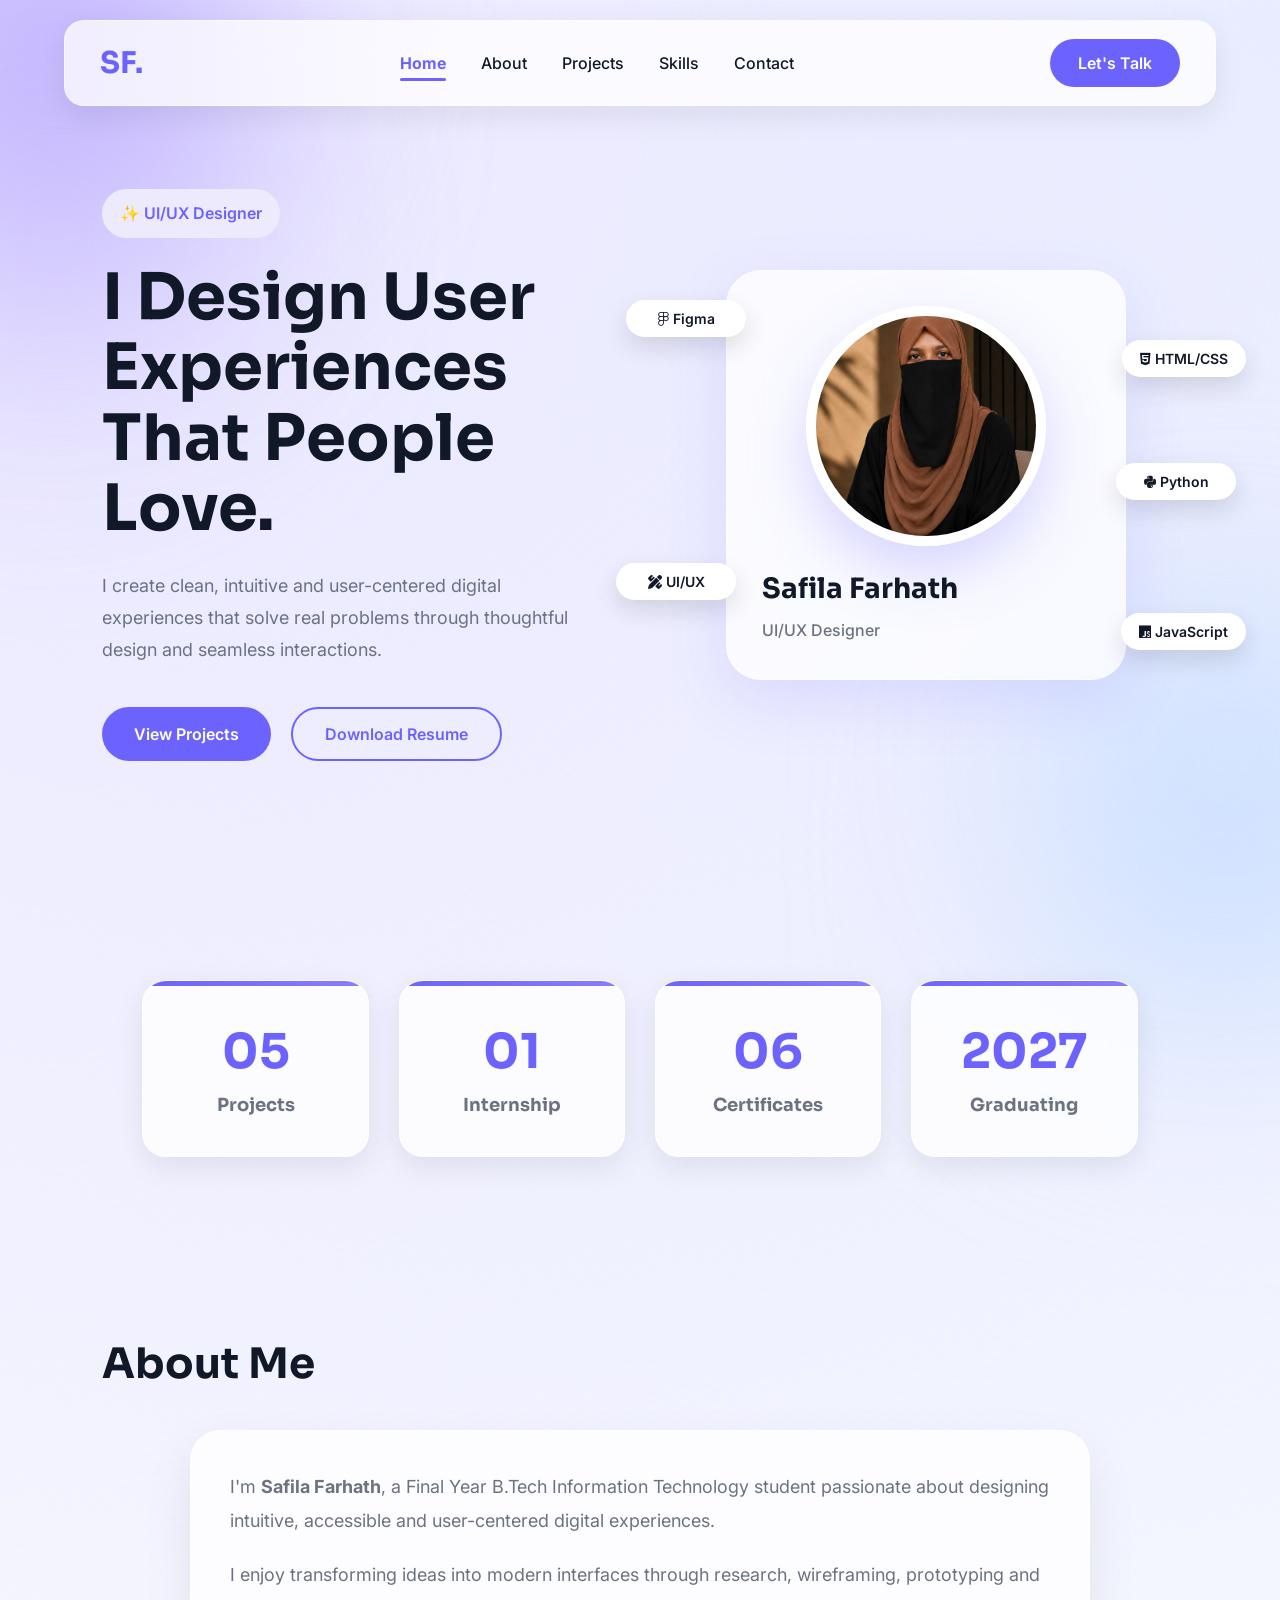
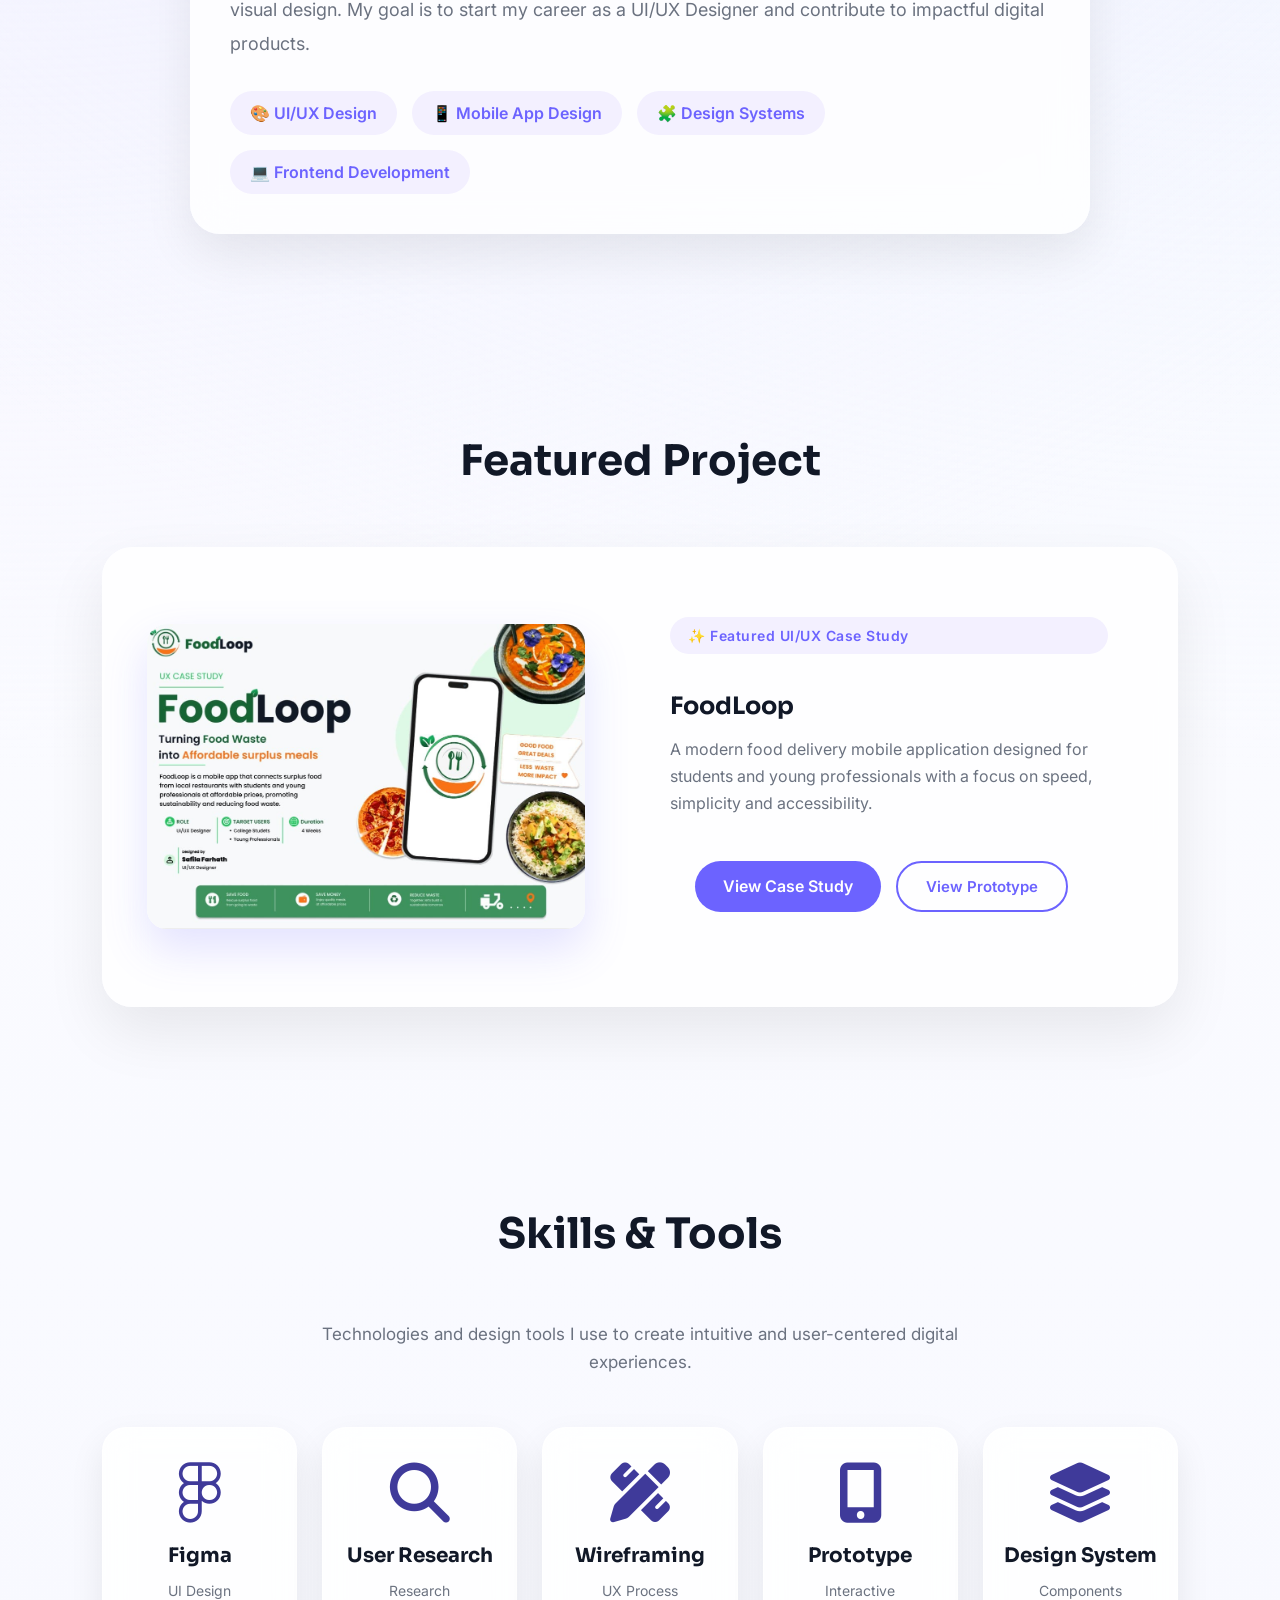
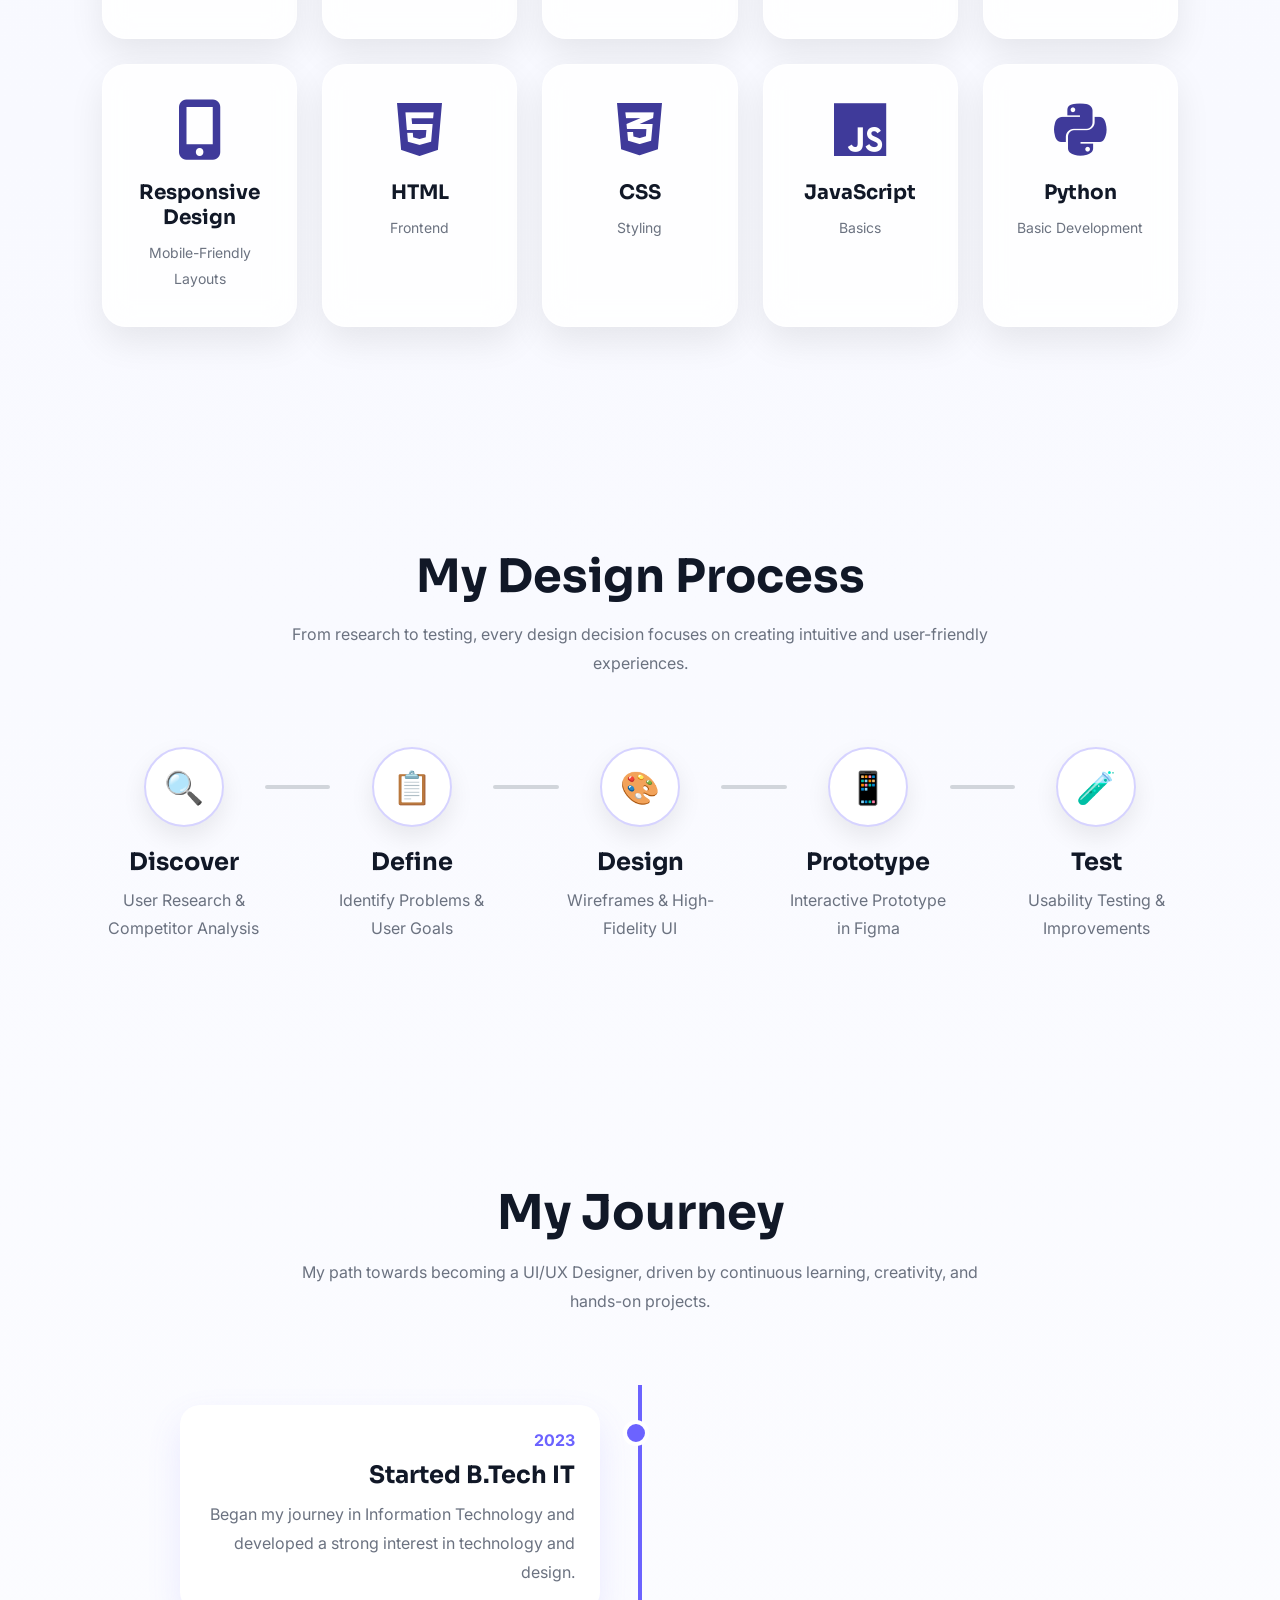
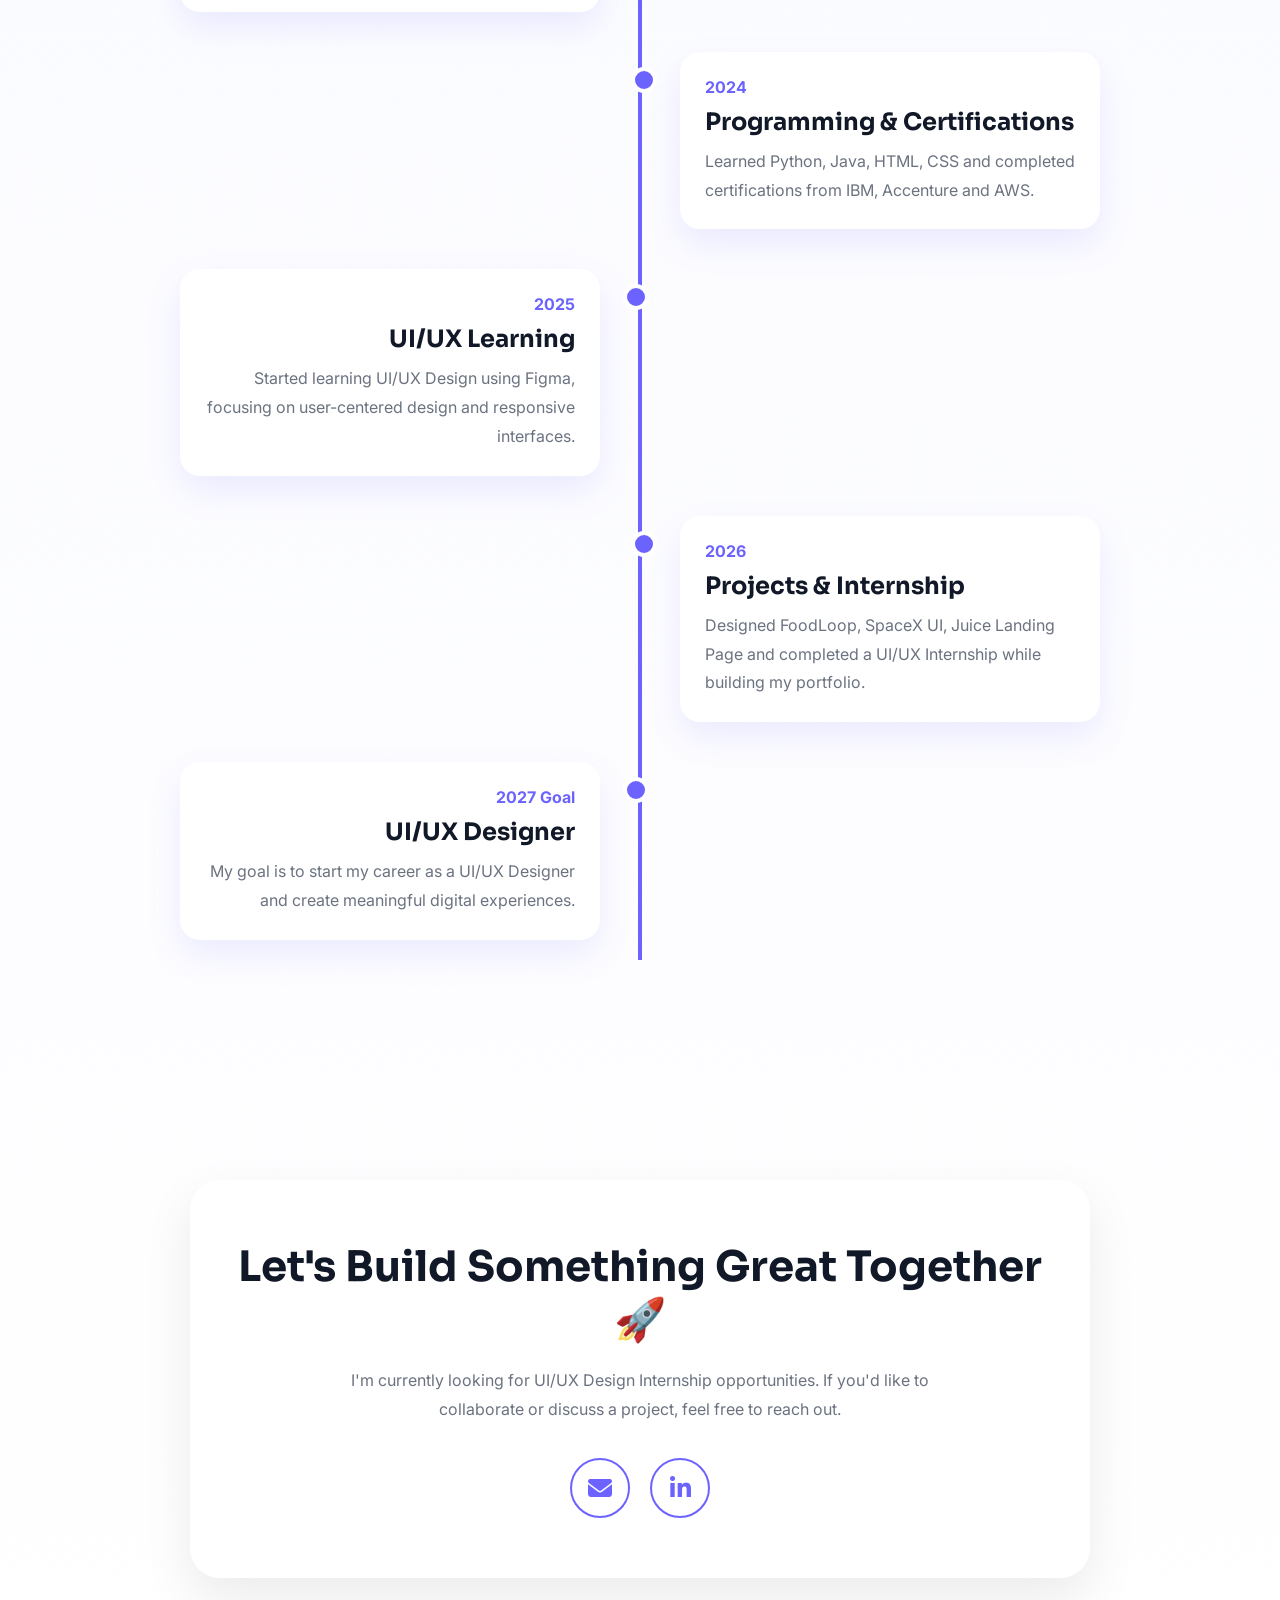
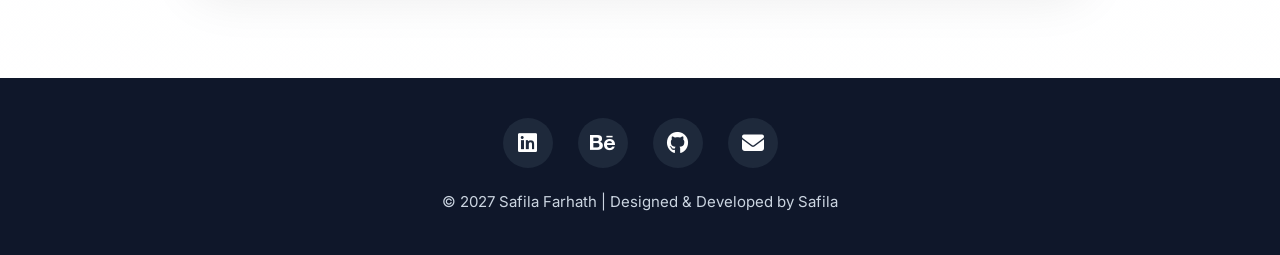
<file: index.html>
<!DOCTYPE html>
<html lang="en">

<head>

    <meta charset="UTF-8">
    <meta name="viewport" content="width=device-width, initial-scale=1.0">

    <title>Safila Farhath | UI/UX Designer</title>

    <!-- Google Fonts -->
    <link rel="preconnect" href="https://fonts.googleapis.com">
    <link rel="preconnect" href="https://fonts.gstatic.com" crossorigin>

    <link href="https://fonts.googleapis.com/css2?family=Inter:wght@300;400;500;600;700;800&family=Sora:wght@400;500;600;700&display=swap" rel="stylesheet">

    <!-- Font Awesome -->
    <link rel="stylesheet" href="https://cdnjs.cloudflare.com/ajax/libs/font-awesome/6.5.2/css/all.min.css">

    <!-- CSS -->
    <link rel="stylesheet" href="css/style.css">
    <link rel="stylesheet" href="css/responsive.css">
    <link rel="stylesheet" href="css/animations.css">

</head>

<body>

    <!-- ================= NAVBAR ================= -->

    <header class="navbar">

        <div class="logo">
            <a href="index.html">SF.</a>
        </div>

        <!-- Hamburger Menu -->
        <div class="menu-toggle" id="menu-toggle">
            <i class="fas fa-bars"></i>
        </div>

        <nav>
            <ul class="nav-links" id="nav-links">
                <li><a href="#home">Home</a></li>
                <li><a href="#about">About</a></li>
                <li><a href="projects.html">Projects</a></li>
                <li><a href="#skills">Skills</a></li>
                <li><a href="#contact">Contact</a></li>
            </ul>
        </nav>

        <a href="#contact" class="btn">Let's Talk</a>

    </header>



    <!-- ================= HERO ================= -->

    <section class="hero reveal" id="home">

        <div class="hero-left">

            <p class="tag">✨ UI/UX Designer</p>

            <h1>
                I Design
                <span class="gradient-text">User Experiences</span>
                That People Love.
            </h1>
            <p class="hero-text">

                I create clean, intuitive and user-centered digital 
                experiences that solve real problems through thoughtful 
                design and seamless interactions.

            </p>

            <div class="hero-buttons">

                <a href="#projects" class="primary-btn">
                    View Projects
                </a>

                <a href="assets/resume/Safila_Farhath_Resume.pdf"
                    class="secondary-btn"
                    download>

                    Download Resume

                </a>

            </div>

        </div>



        <div class="hero-right">
            <div class="profile-wrapper">

                <div class="badge badge1"><i class="fa-brands fa-figma"></i> Figma</div>

                <div class="badge badge2"><i class="fa-brands fa-html5"></i> HTML/CSS</div>

                <div class="badge badge3"><i class="fa-solid fa-pen-ruler"></i> UI/UX</div>
                 
                <div class="badge badge4"><i class="fab fa-python"></i> Python</div>

                <div class="badge badge5"><i class="fa-brands fa-js"></i> JavaScript</div>

                <div class="profile-card">

                    <img src="assets/images/profile.jpeg" alt="Profile">

                    <h3>Safila Farhath</h3>

                    <p>UI/UX Designer</p>

                </div>

             </div>

        </div>

    </section>



    <!-- ================= HIGHLIGHTS ================= -->

    <section class="stats reveal">

        <a href="projects.html" class="stat-card">
            <h2>05</h2>
            <h3>Projects</h3>
        </a>

        <a href="internship.html" class="stat-card">
            <h2>01</h2>
            <h3>Internship</h3>
        </a>

        <a href="certificates.html" class="stat-card">
            <h2>06</h2>
            <h3>Certificates</h3>
        </a>

        <a href="graduate.html"class="stat-card">
            <h2>2027</h2>
            <h3>Graduating</h3>
        </a>

    </section>

    <!-- ================= ABOUT ================= -->

   <section class="about reveal" id="about">
        <h2>About Me</h2>
        <div class="about-card">

            <div class="about-content">

                <p>
                    I'm <strong>Safila Farhath</strong>, a Final Year B.Tech Information Technology student passionate about designing intuitive, accessible and user-centered digital experiences.
                </p>

                <p>
                    I enjoy transforming ideas into modern interfaces through research, wireframing, prototyping and visual design. My goal is to start my career as a UI/UX Designer and contribute to impactful digital products.
                </p>

                <div class="about-tags">
                    <span>🎨 UI/UX Design</span>
                    <span>📱 Mobile App Design</span>
                    <span>🧩 Design Systems</span>
                    <span>💻 Frontend Development</span>
                </div>

            </div>

        </div>

    </section>


<!-- ================= PROJECT ================= -->

<section class="projects reveal" id="projects">

    <h2>Featured Project</h2>

    <div class="project-card">

        <div class="project-image">
            <img src="assets/images/foodloop-cover.jpeg" alt="FoodLoop">
        </div>

        <div class="project-content">

            <span>✨ Featured UI/UX Case Study</span>

            <h3>FoodLoop</h3>

            <p>
                A modern food delivery mobile application designed for
                students and young professionals with a focus on speed,
                simplicity and accessibility.
            </p>

            <div class="project-links">

                <a href="case-study.html" class="project-btn">
                    View Case Study
                </a>

                <a href="https://bit.ly/4fdP0KZ"
                target="_blank"
                class="secondary-btn">
                    View Prototype
                </a>

            </div>

         </div>

    </div>

</section>
    <!-- ================= SKILLS ================= -->

    <section class="skills reveal" id="skills">

        <h2>Skills & Tools</h2>

        <p class="skills-subtitle">
            Technologies and design tools I use to create intuitive and user-centered digital experiences.
        </p>
        <div class="skills-grid">

            <div class="skill-card">
                <i class="fa-brands fa-figma"></i>
                <h3>Figma</h3>
                <p>UI Design</p>
            </div>

            <div class="skill-card">
                <i class="fa-solid fa-magnifying-glass"></i>
                <h3>User Research</h3>
                <p>Research</p>
            </div>

            <div class="skill-card">
                <i class="fa-solid fa-pen-ruler"></i>
                <h3>Wireframing</h3>
                <p>UX Process</p>
            </div>

            <div class="skill-card">
                <i class="fa-solid fa-mobile-screen-button"></i>
                <h3>Prototype</h3>
                <p>Interactive</p>
            </div>

            <div class="skill-card">
                <i class="fa-solid fa-layer-group"></i>
                <h3>Design System</h3>
                <p>Components</p>
            </div>

            <div class="skill-card">
                <i class="fas fa-mobile-screen-button"></i>
                <h3>Responsive Design</h3>
                <p>Mobile-Friendly Layouts</p>
            </div>

            <div class="skill-card">
                <i class="fa-brands fa-html5"></i>
                <h3>HTML</h3>
                <p>Frontend</p>
            </div>

            <div class="skill-card">
                <i class="fa-brands fa-css3-alt"></i>
                <h3>CSS</h3>
                <p>Styling</p>
            </div>

            <div class="skill-card">
                <i class="fa-brands fa-js"></i>
                <h3>JavaScript</h3>
                <p>Basics</p>
            </div>

            <div class="skill-card">
                <i class="fab fa-python"></i>
                <h3>Python</h3>
                <p>Basic Development</p>
            </div>

        </div>

    </section>

    <!-- ================= DESIGN PROCESS ================= -->

<section class="design-process">

    <h2>My Design Process</h2>

    <p class="process-subtitle">
        From research to testing, every design decision focuses on creating intuitive and user-friendly experiences.
    </p>

    <div class="timeline">

        <div class="timeline-item">
            <div class="circle">🔍</div>
            <h3>Discover</h3>
            <p>User Research & Competitor Analysis</p>
        </div>

        <div class="line"></div>

        <div class="timeline-item">
            <div class="circle">📋</div>
            <h3>Define</h3>
            <p>Identify Problems & User Goals</p>
        </div>

        <div class="line"></div>

        <div class="timeline-item">
            <div class="circle">🎨</div>
            <h3>Design</h3>
            <p>Wireframes & High-Fidelity UI</p>
        </div>

        <div class="line"></div>

        <div class="timeline-item">
            <div class="circle">📱</div>
            <h3>Prototype</h3>
            <p>Interactive Prototype in Figma</p>
        </div>

        <div class="line"></div>

        <div class="timeline-item">
            <div class="circle">🧪</div>
            <h3>Test</h3>
            <p>Usability Testing & Improvements</p>
        </div>

    </div>

</section>
     
   
    <!-- ================= MY JOURNEY ================= -->

<section class="journey">

    <h2>My Journey</h2>

    <p class="journey-subtitle">
        My path towards becoming a UI/UX Designer, driven by continuous learning, creativity, and hands-on projects.
    </p>

    <div class="journey-timeline">

        <div class="journey-item left">
            <div class="journey-content">
                <span>2023</span>
                <h3>Started B.Tech IT</h3>
                <p>Began my journey in Information Technology and developed a strong interest in technology and design.</p>
            </div>
        </div>

        <div class="journey-item right">
            <div class="journey-content">
                <span>2024</span>
                <h3>Programming & Certifications</h3>
                <p>Learned Python, Java, HTML, CSS and completed certifications from IBM, Accenture and AWS.</p>
            </div>
        </div>

        <div class="journey-item left">
            <div class="journey-content">
                <span>2025</span>
                <h3>UI/UX Learning</h3>
                <p>Started learning UI/UX Design using Figma, focusing on user-centered design and responsive interfaces.</p>
            </div>
        </div>

        <div class="journey-item right">
            <div class="journey-content">
                <span>2026</span>
                <h3>Projects & Internship</h3>
                <p>Designed FoodLoop, SpaceX UI, Juice Landing Page and completed a UI/UX Internship while building my portfolio.</p>
            </div>
        </div>

        <div class="journey-item left">
            <div class="journey-content">
                <span>2027 Goal</span>
                <h3>UI/UX Designer</h3>
                <p>My goal is to start my career as a UI/UX Designer and create meaningful digital experiences.</p>
            </div>
        </div>

    </div>

</section>
    <!-- ================= CONTACT ================= -->

    <section class="contact reveal" id="contact">

        <div class="contact-card">

            <h2>Let's Build Something Great Together 🚀</h2>

            <p>
                I'm currently looking for UI/UX Design Internship opportunities.
                If you'd like to collaborate or discuss a project, feel free to reach out.
            </p>

            <div class="contact-buttons">

                <a href="https://mail.google.com/mail/?view=cm&fs=1&to=safilafarhath@gmail.com"
                target="_blank"
                class="contact-icon">
                    <i class="fas fa-envelope"></i>
                </a>

                <a href="https://www.linkedin.com/in/safilafarhath"
                target="_blank"
                class="contact-icon">
                    <i class="fab fa-linkedin-in"></i>
                </a>

            </div>

        </div>

    </section>

    <button id="topBtn" title="Go to top">
        <i class="fas fa-arrow-up"></i>
    </button>


    <!-- ================= FOOTER ================= -->

    <footer>

        <div class="social-links">

            <a href="https://www.linkedin.com/in/safilafarhath" target="_blank" aria-label="LinkedIn">
                <i class="fab fa-linkedin"></i>
            </a>

            <a href="https://www.behance.net/safilafarhath" target="_blank" aria-label="Behance">
                <i class="fab fa-behance"></i>
            </a>

            <a href="https://github.com/Safilafarhath" target="_blank" aria-label="GitHub">
                <i class="fab fa-github"></i>
            </a>

            <a href="https://mail.google.com/mail/?view=cm&fs=1&to=safilafarhath@gmail.com"
               target="_blank"target="_blank" aria-label="Email">
               <i class="fas fa-envelope"></i>
            </a>

        </div>

        <p>© 2027 Safila Farhath | Designed & Developed by Safila</p>

    </footer>



    <!-- JS -->

    <script src="js/script.js"></script>

</body>

</html>
</file>
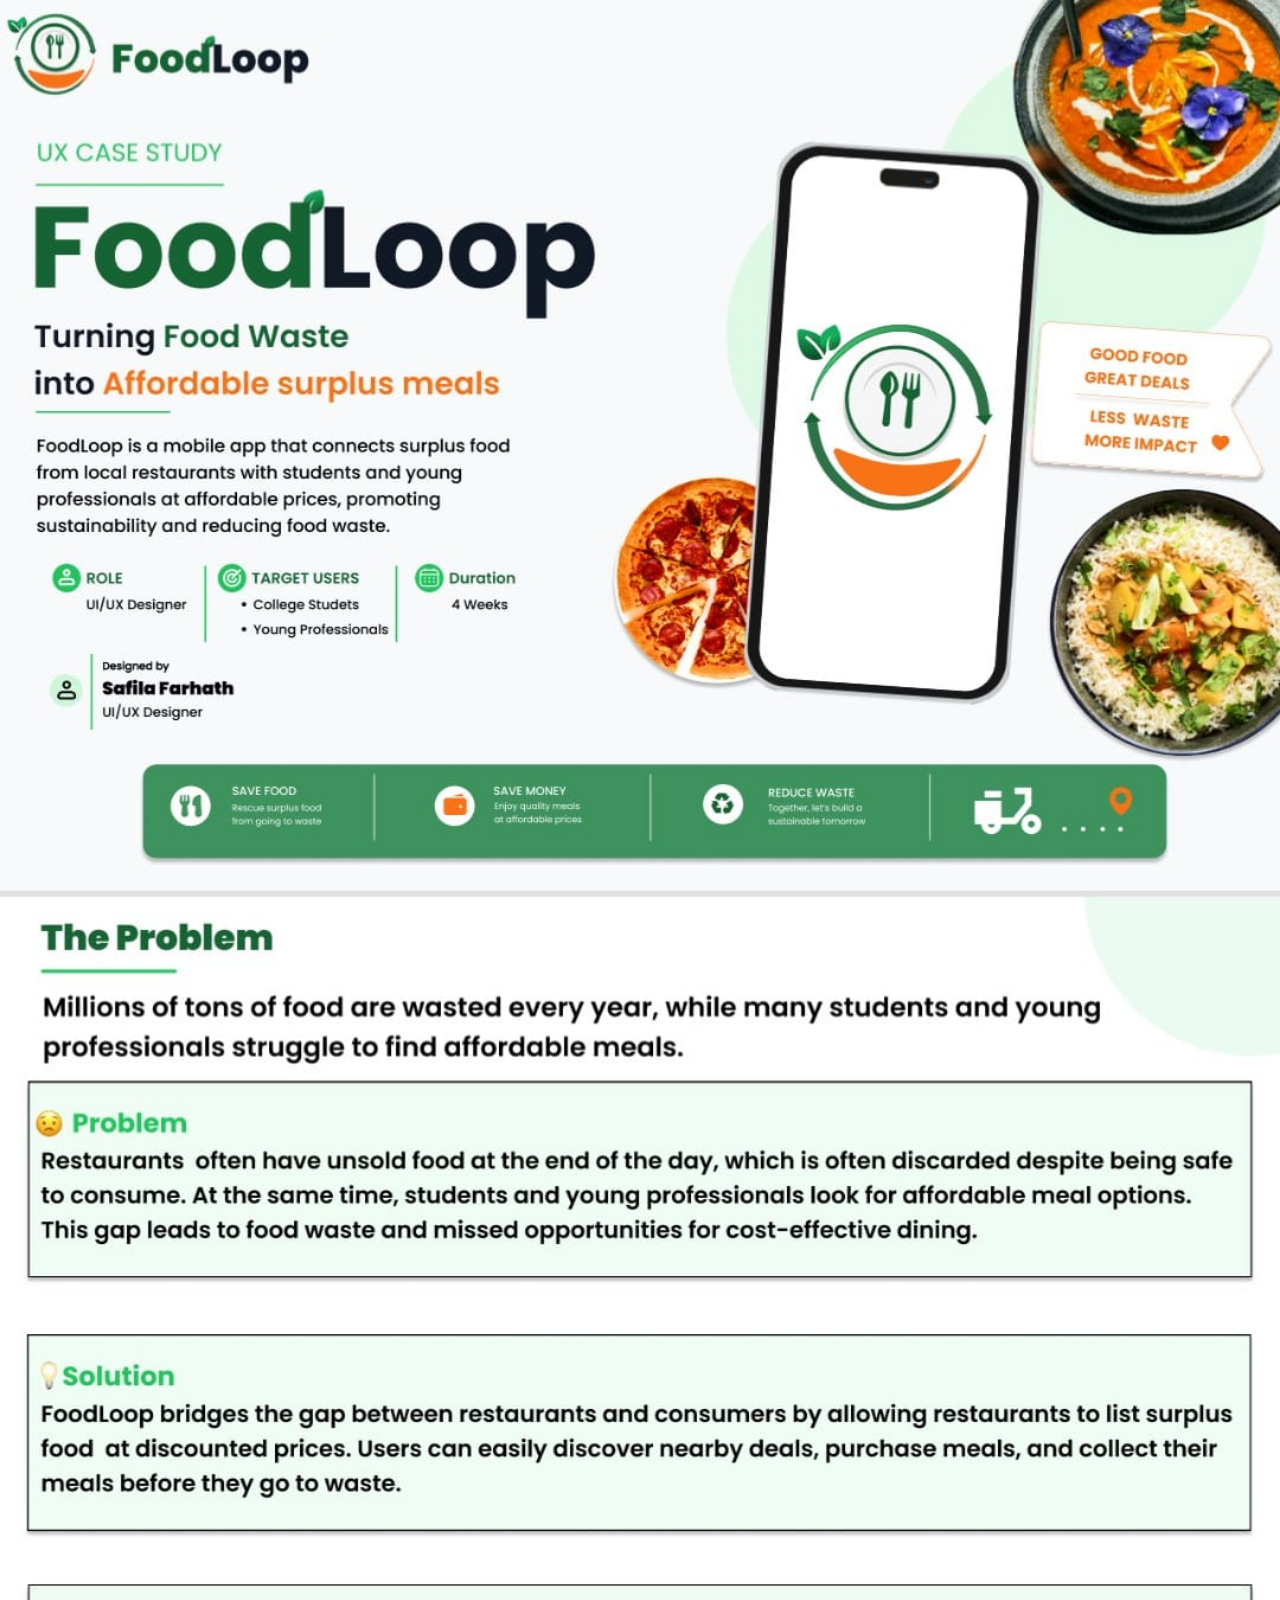
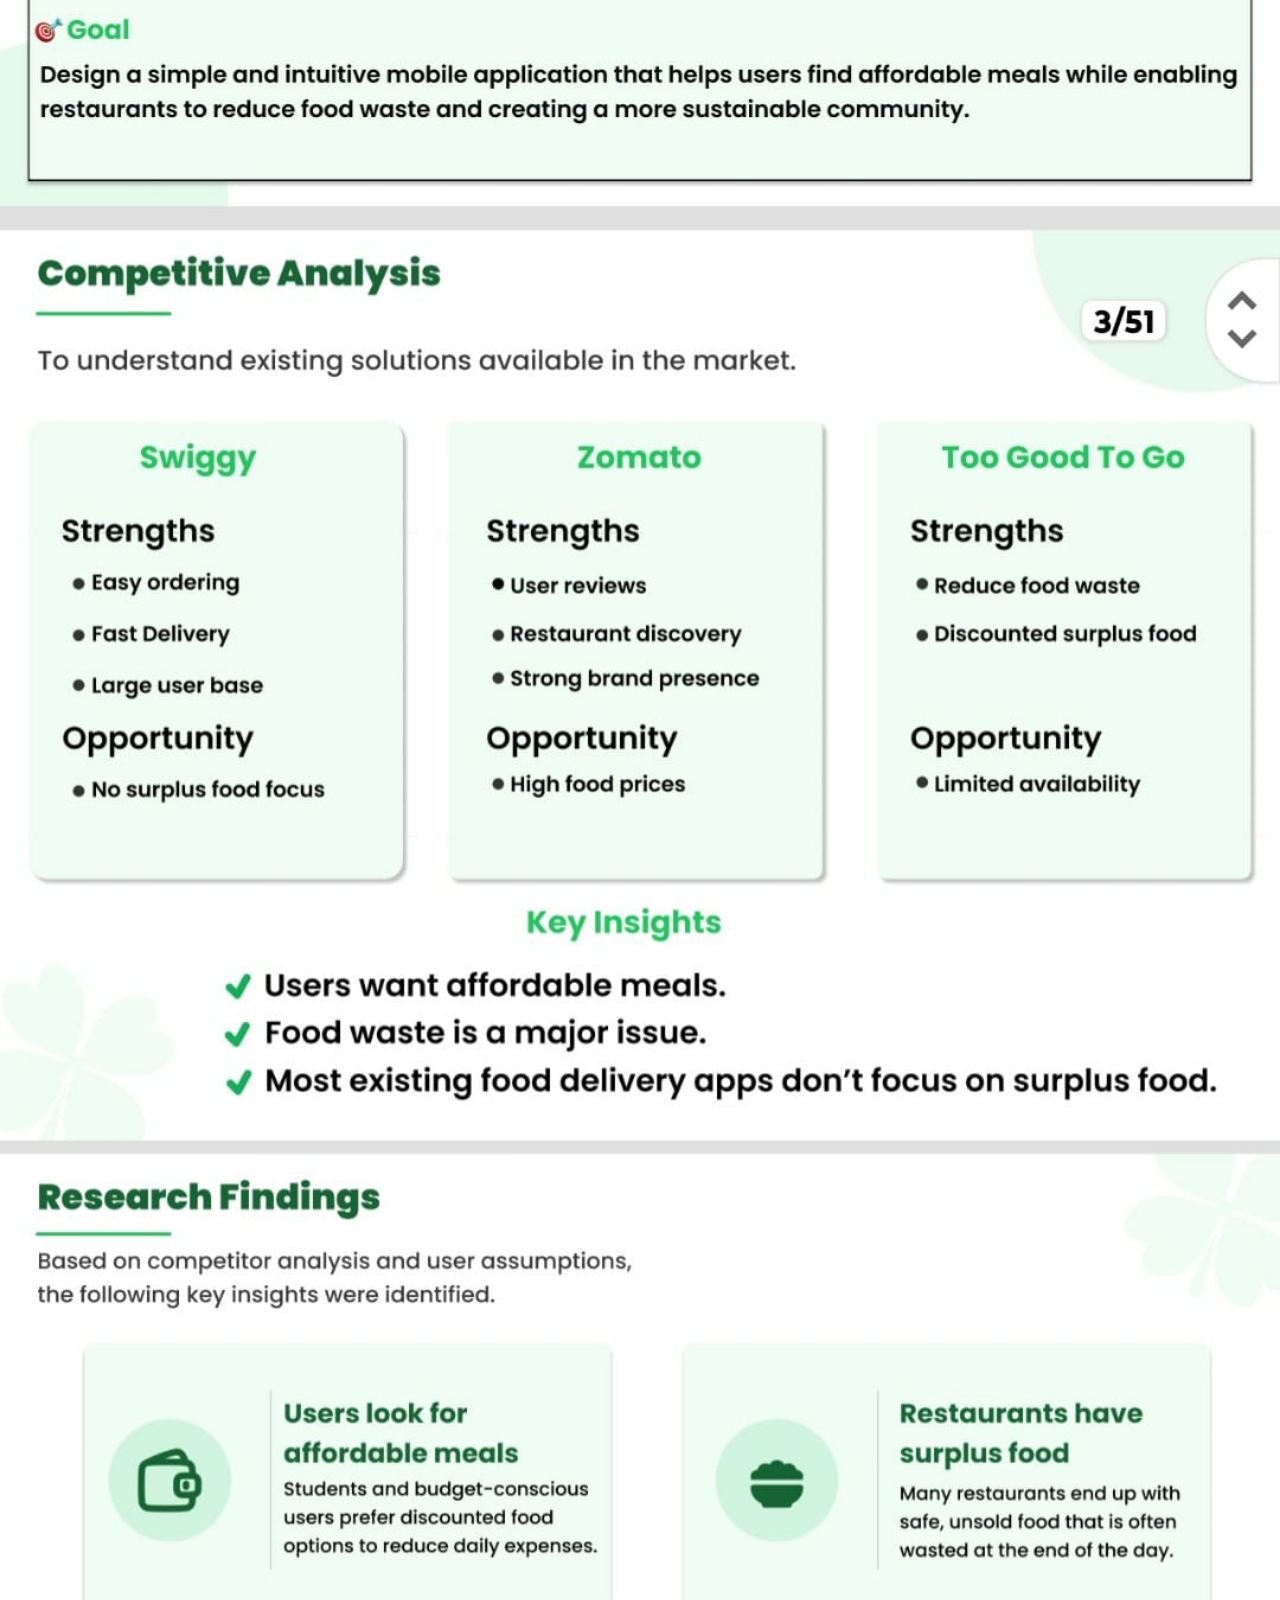
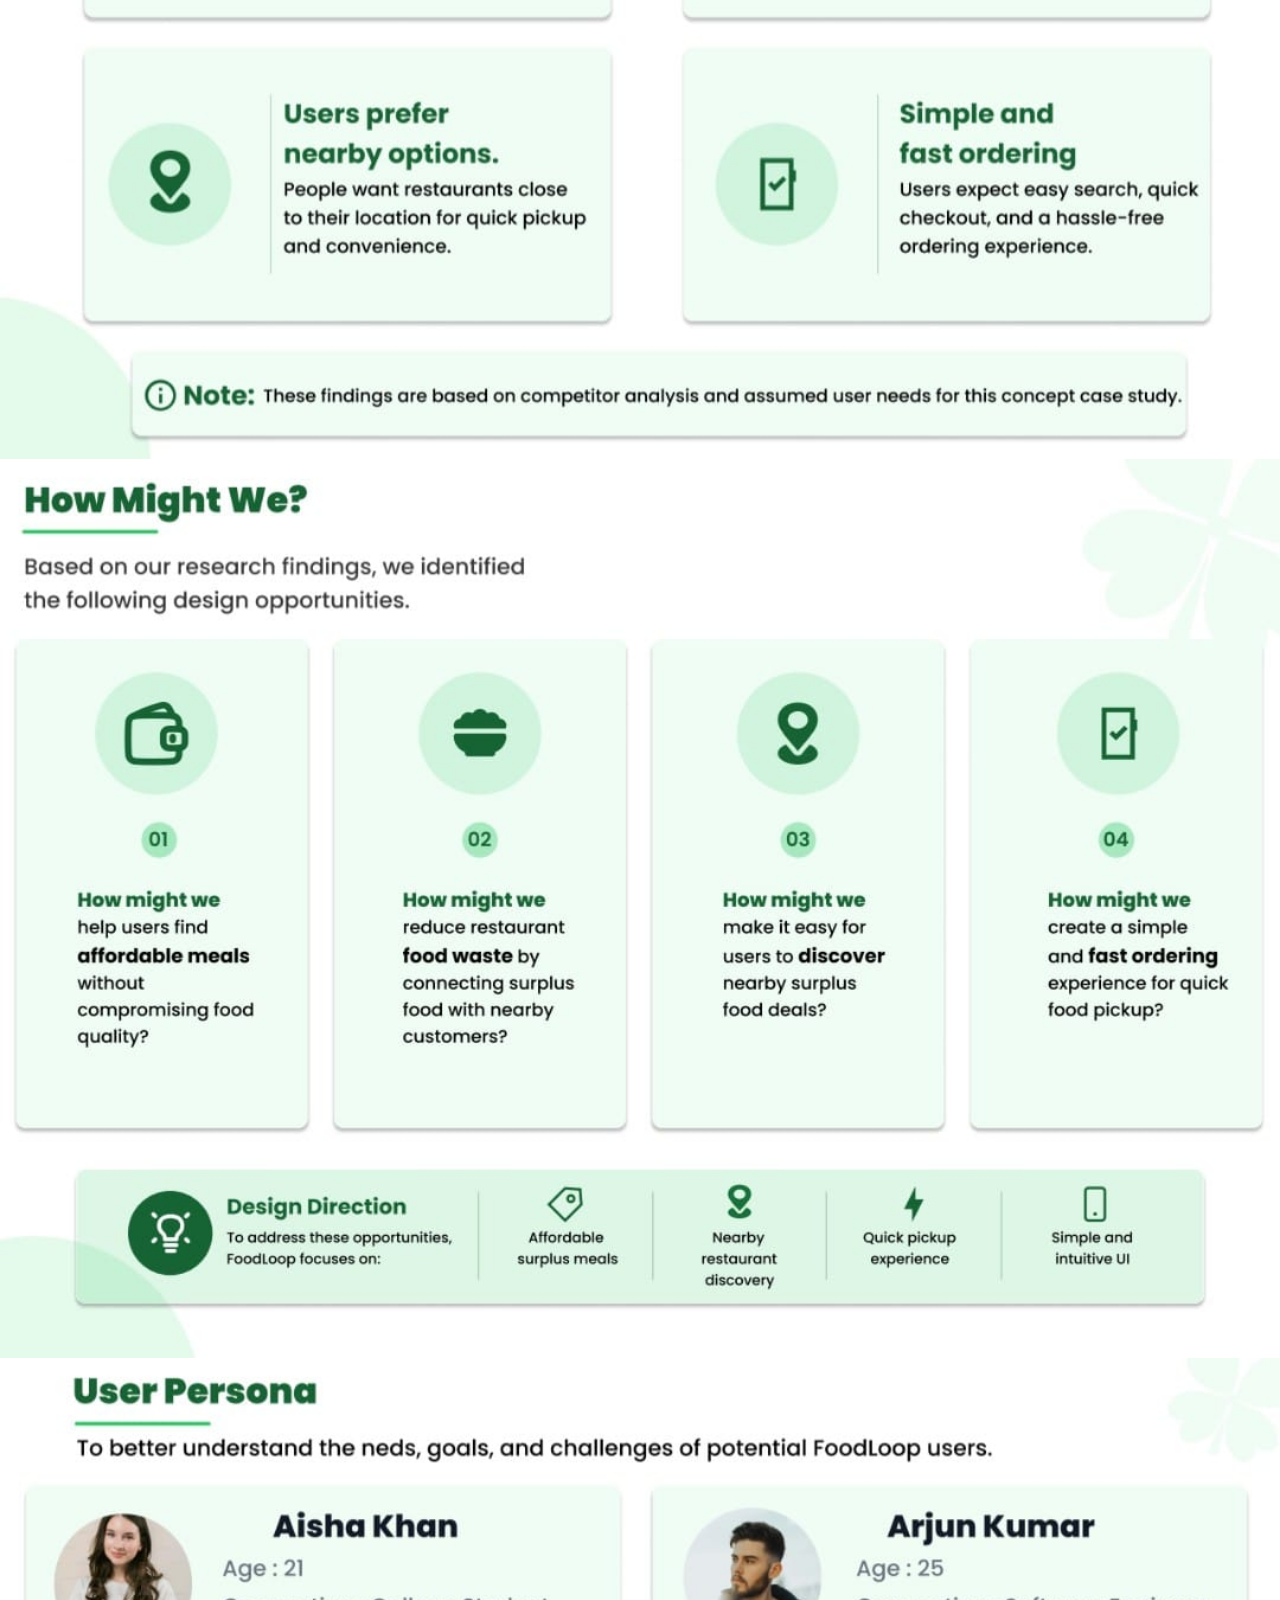
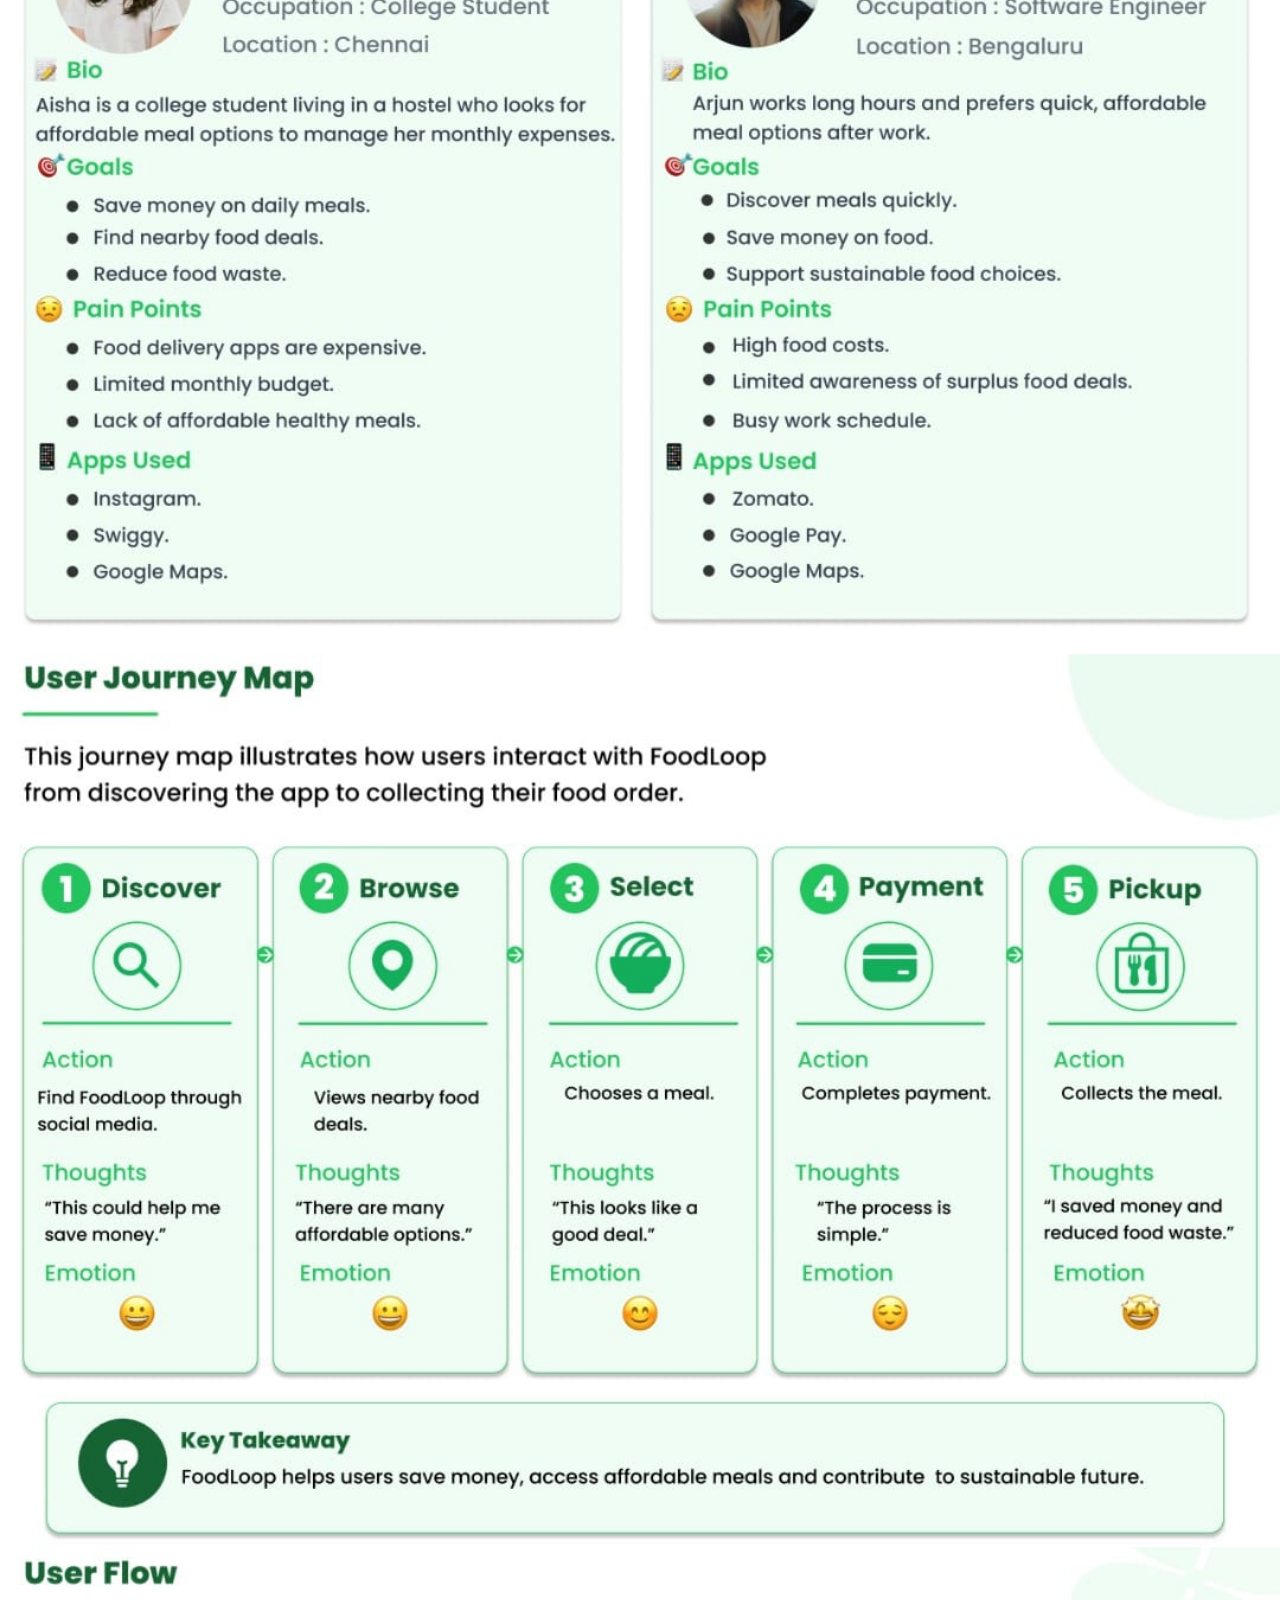
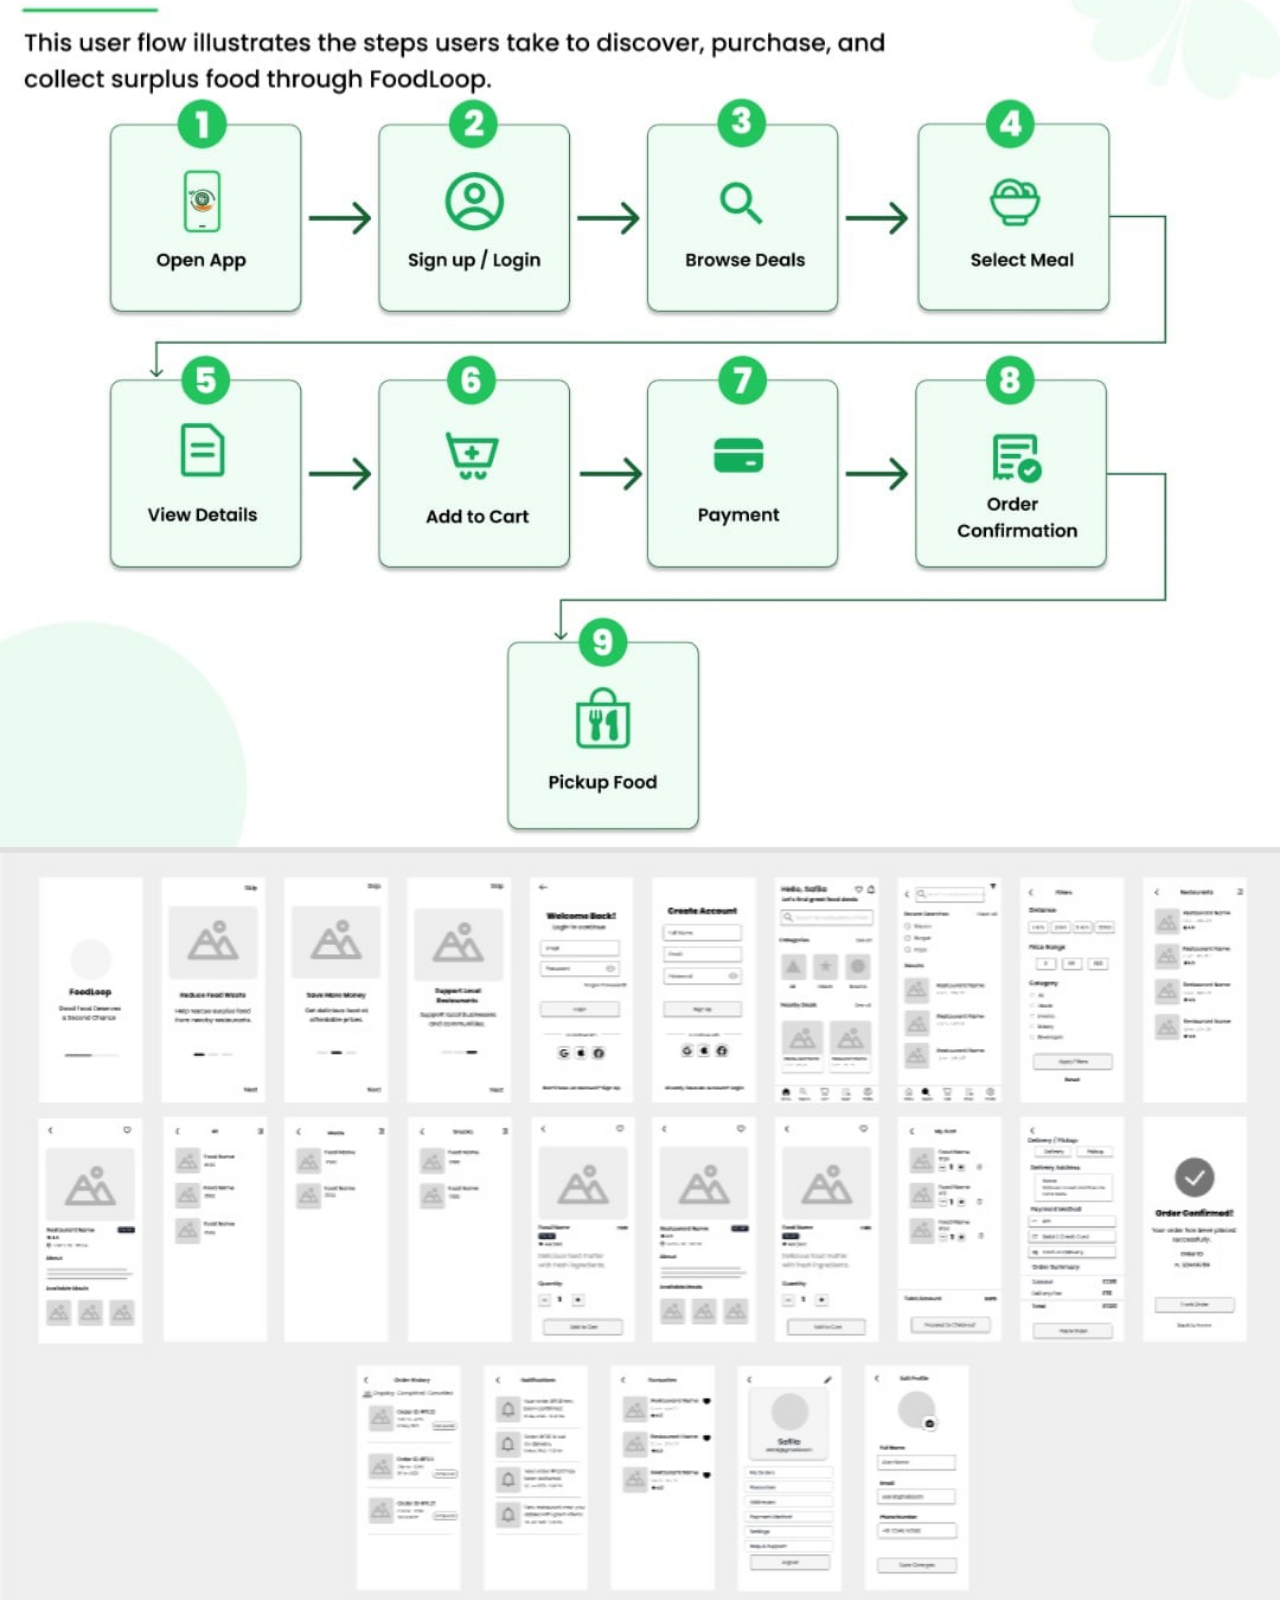
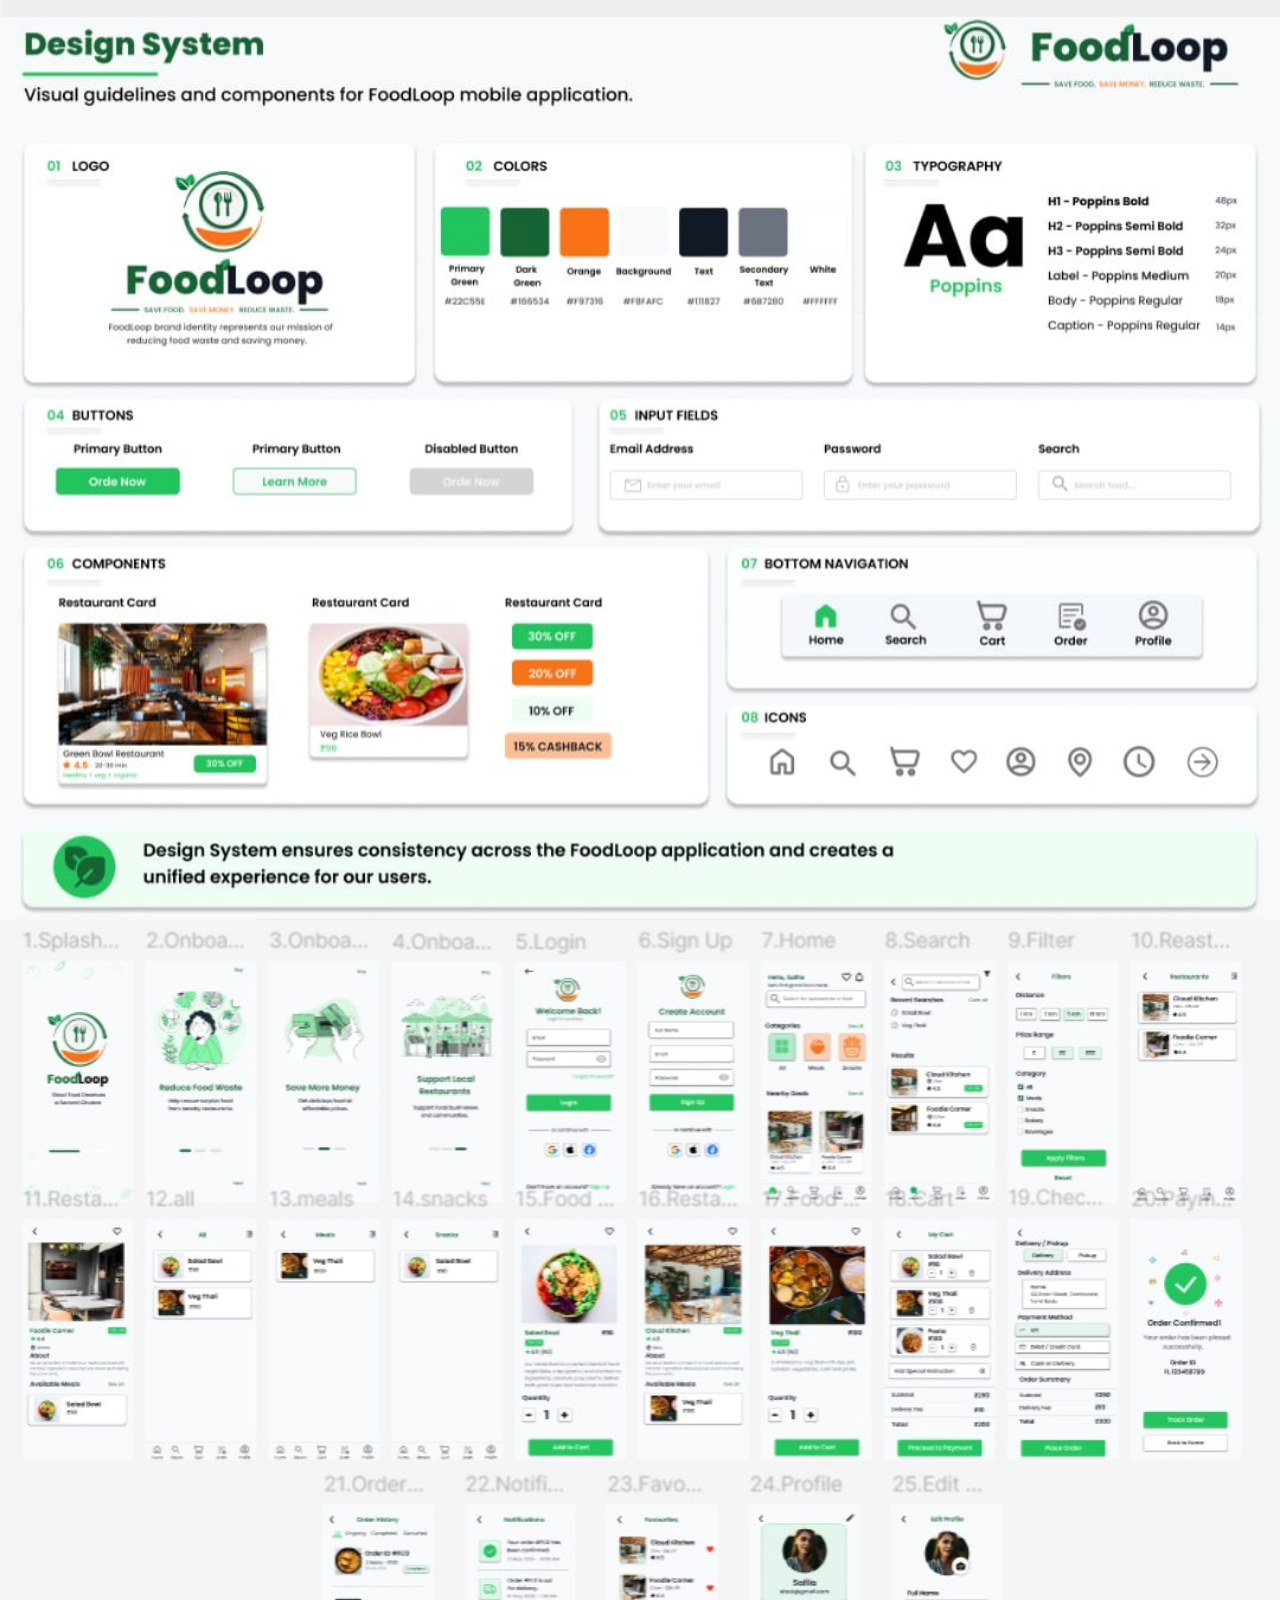
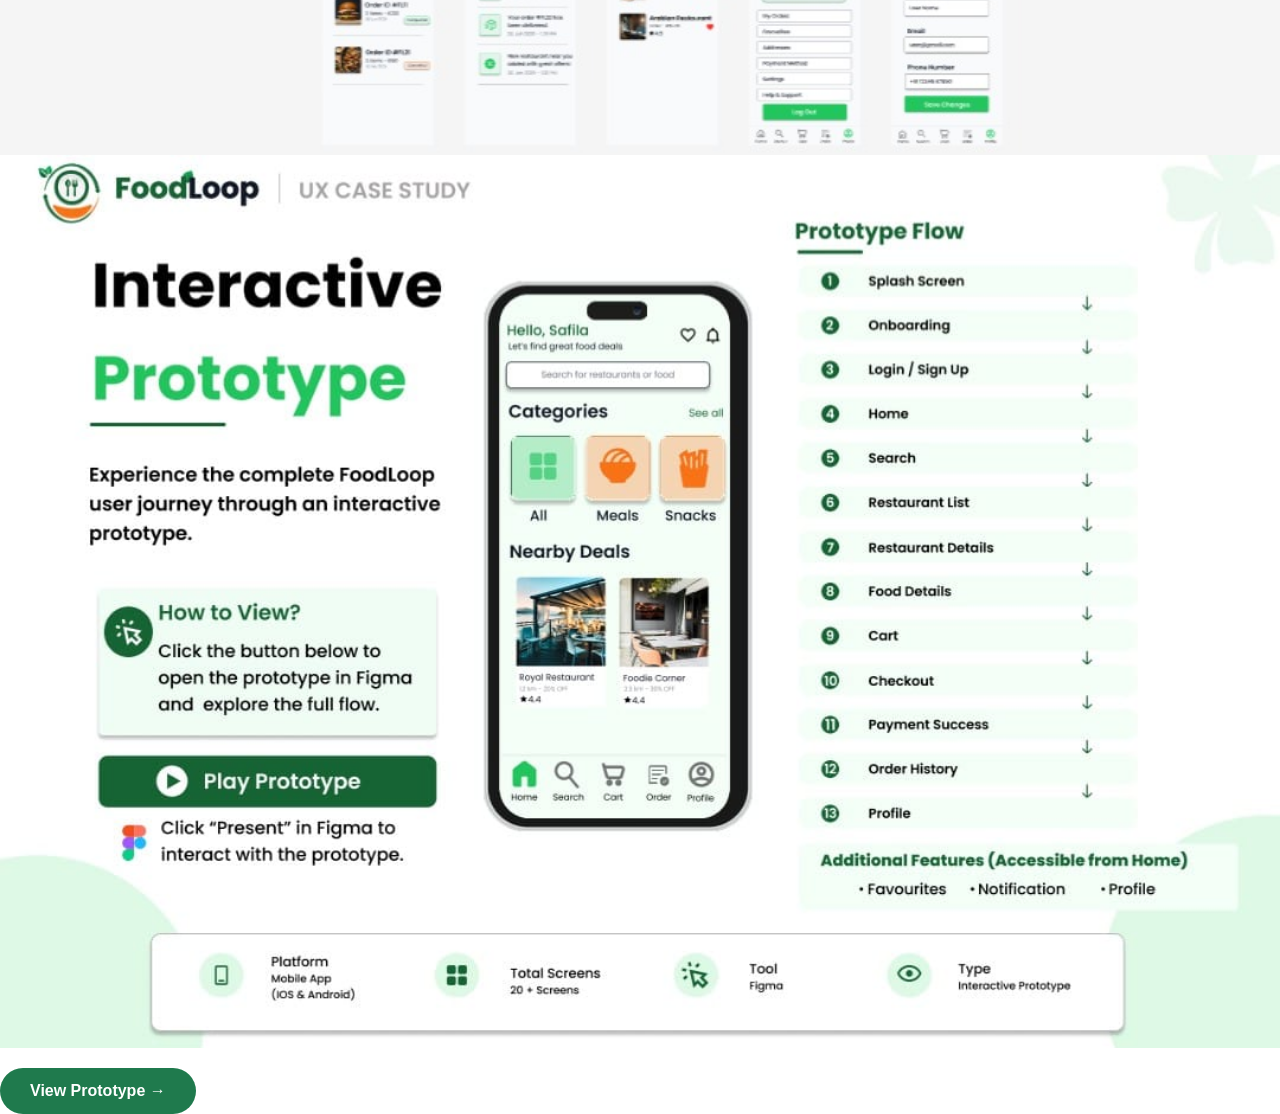
<file: case-study.html>
<!DOCTYPE html>
<html lang="en">

<head>
<meta charset="UTF-8">
<meta name="viewport" content="width=device-width, initial-scale=1.0">

<title>FoodLoop | UX Case Study</title>

<link rel="stylesheet" href="css/case-study.css">

</head>

<body>

<section class="case-section">
    <img src="assets/images/foodloop-cover.jpeg" alt="Cover Page">

</section>


<section class="case-section">
    <img src="assets/images/problem-statement.jpeg" alt="Problem Statement">

</section>


<section class="case-section">
    <img src="assets/images/competitor-analysis.jpeg" alt="Competitor Analysis">

</section>


<section class="case-section">
    <img src="assets/images/research-findings.jpeg" alt="Research Findings">

</section>


<section class="case-section">

    <img src="assets/images/how-might-we.jpeg" alt="How Might We">

</section>


<section class="case-section">

    <img src="assets/images/user-persona.jpeg" alt="User Persona">

</section>


<section class="case-section">

    <img src="assets/images/user-journey-map.jpeg" alt="User Journey Map">

</section>


<section class="case-section">

    <img src="assets/images/user-flow.jpeg" alt="User Flow">

</section>


<section class="case-section">

    <img src="assets/images/low-fidelity-wireframes.jpeg" alt="Low Fidelity Wireframes">

</section>


<section class="case-section">

    <img src="assets/images/design-system.jpeg" alt="Design System">

</section>


<section class="case-section">

    <img src="assets/images/high-fidelity-ui.jpeg" alt="High Fidelity UI Screens">

</section>


<section class="case-section">
    <img src="assets/images/prototype.jpeg" alt="Interactive Prototype">

</section>
<section class="case-section">

    
    <a href="https://bit.ly/4fdP0KZ" 
       target="_blank" 
       class="prototype-btn">
       View Prototype →
    </a>

</section>


</body>

</html>
</file>
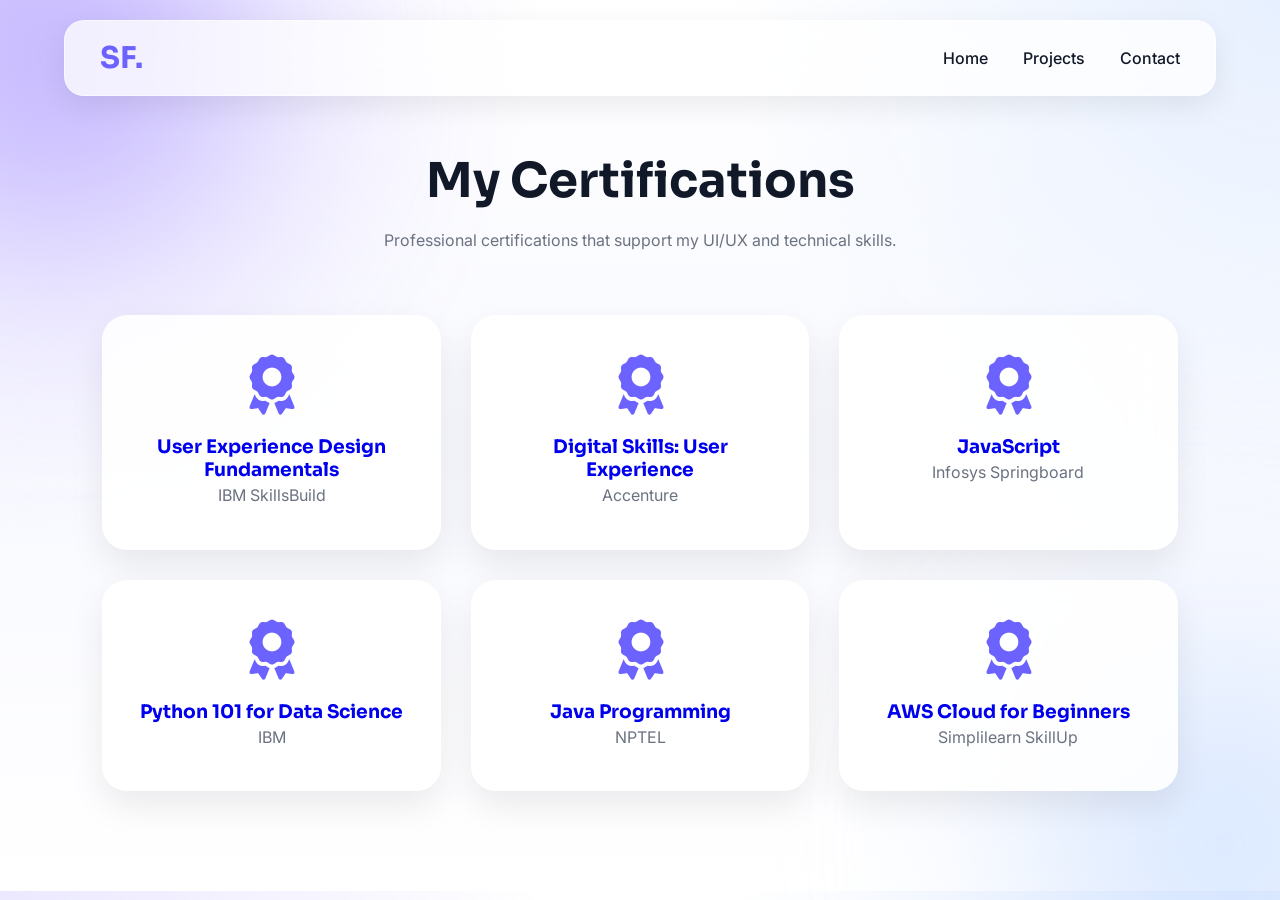
<file: certificates.html>
<!DOCTYPE html>
<html lang="en">
<head>
<meta charset="UTF-8">
<meta name="viewport" content="width=device-width, initial-scale=1.0">

<title>My Certifications | Safila Farhath</title>

<link rel="stylesheet" href="css/style.css">

<link rel="stylesheet"
href="https://cdnjs.cloudflare.com/ajax/libs/font-awesome/6.5.2/css/all.min.css">

</head>

<body>

<header class="navbar">

<div class="logo">
<a href="index.html">SF.</a>
</div>

<nav>
<ul class="nav-links">

<li><a href="index.html">Home</a></li>

<li><a href="index.html#projects">Projects</a></li>

<li><a href="index.html#contact">Contact</a></li>

</ul>
</nav>

</header>

<section class="certificates">

<h2>My Certifications</h2>

<p class="certificate-subtitle">
Professional certifications that support my UI/UX and technical skills.
</p>

<div class="certificate-grid">

<a href="assets/certificates/IBM-UX.pdf"
target="_blank"
class="certificate-card">

<i class="fas fa-award"></i>

<h3>User Experience Design Fundamentals</h3>

<p>IBM SkillsBuild</p>

</a>

<a href="assets/certificates/Accenture-UX.pdf"
target="_blank"
class="certificate-card">

<i class="fas fa-award"></i>

<h3>Digital Skills: User Experience</h3>

<p>Accenture</p>

</a>

<a href="assets/certificates/Infosys-JavaScript.pdf"
target="_blank"
class="certificate-card">

<i class="fas fa-award"></i>

<h3>JavaScript</h3>

<p>Infosys Springboard</p>

</a>

<a href="assets/certificates/IBM-Python.pdf"
target="_blank"
class="certificate-card">

<i class="fas fa-award"></i>

<h3>Python 101 for Data Science</h3>

<p>IBM</p>

</a>

<a href="assets/certificates/NPTEL-Java.pdf"
target="_blank"
class="certificate-card">

<i class="fas fa-award"></i>

<h3>Java Programming</h3>

<p>NPTEL</p>

</a>

<a href="assets/certificates/AWS.pdf"
target="_blank"
class="certificate-card">

<i class="fas fa-award"></i>

<h3>AWS Cloud for Beginners</h3>

<p>Simplilearn SkillUp</p>

</a>

</div>

</section>

</body>
</html>
</file>
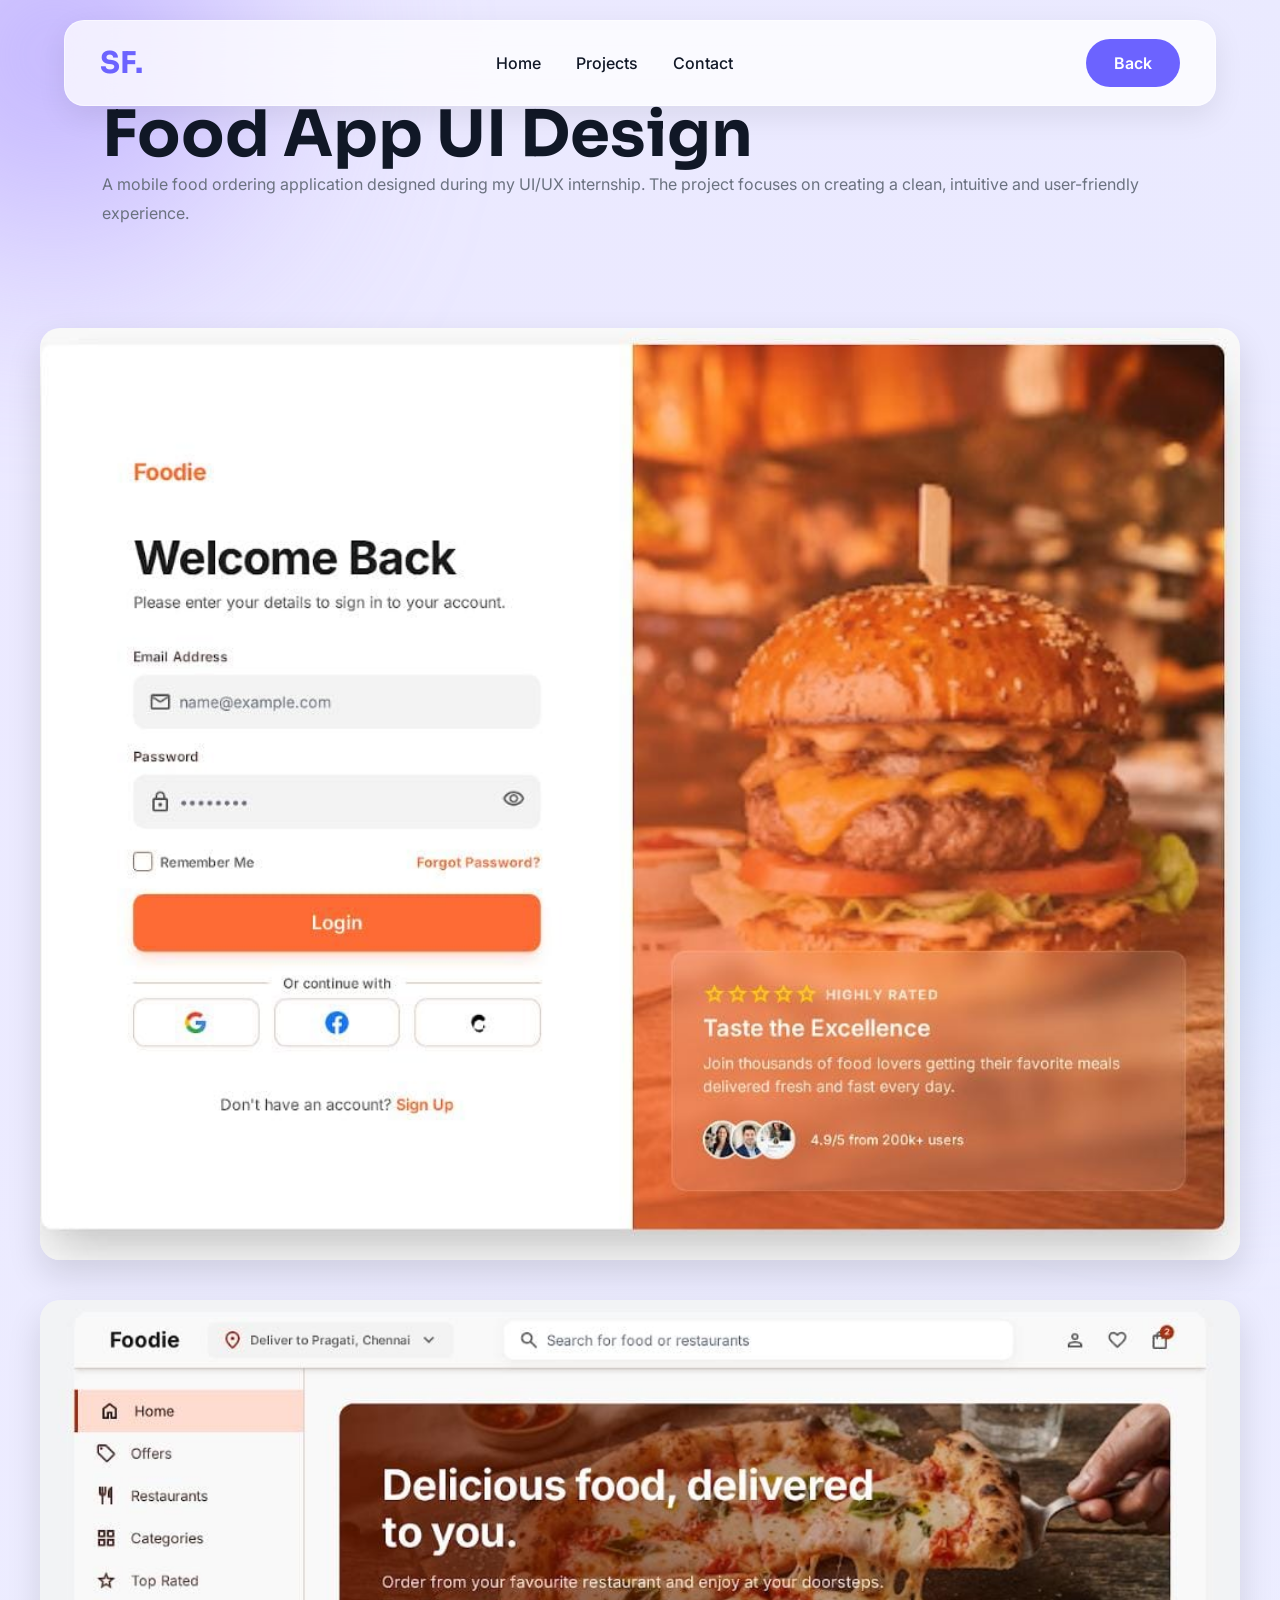
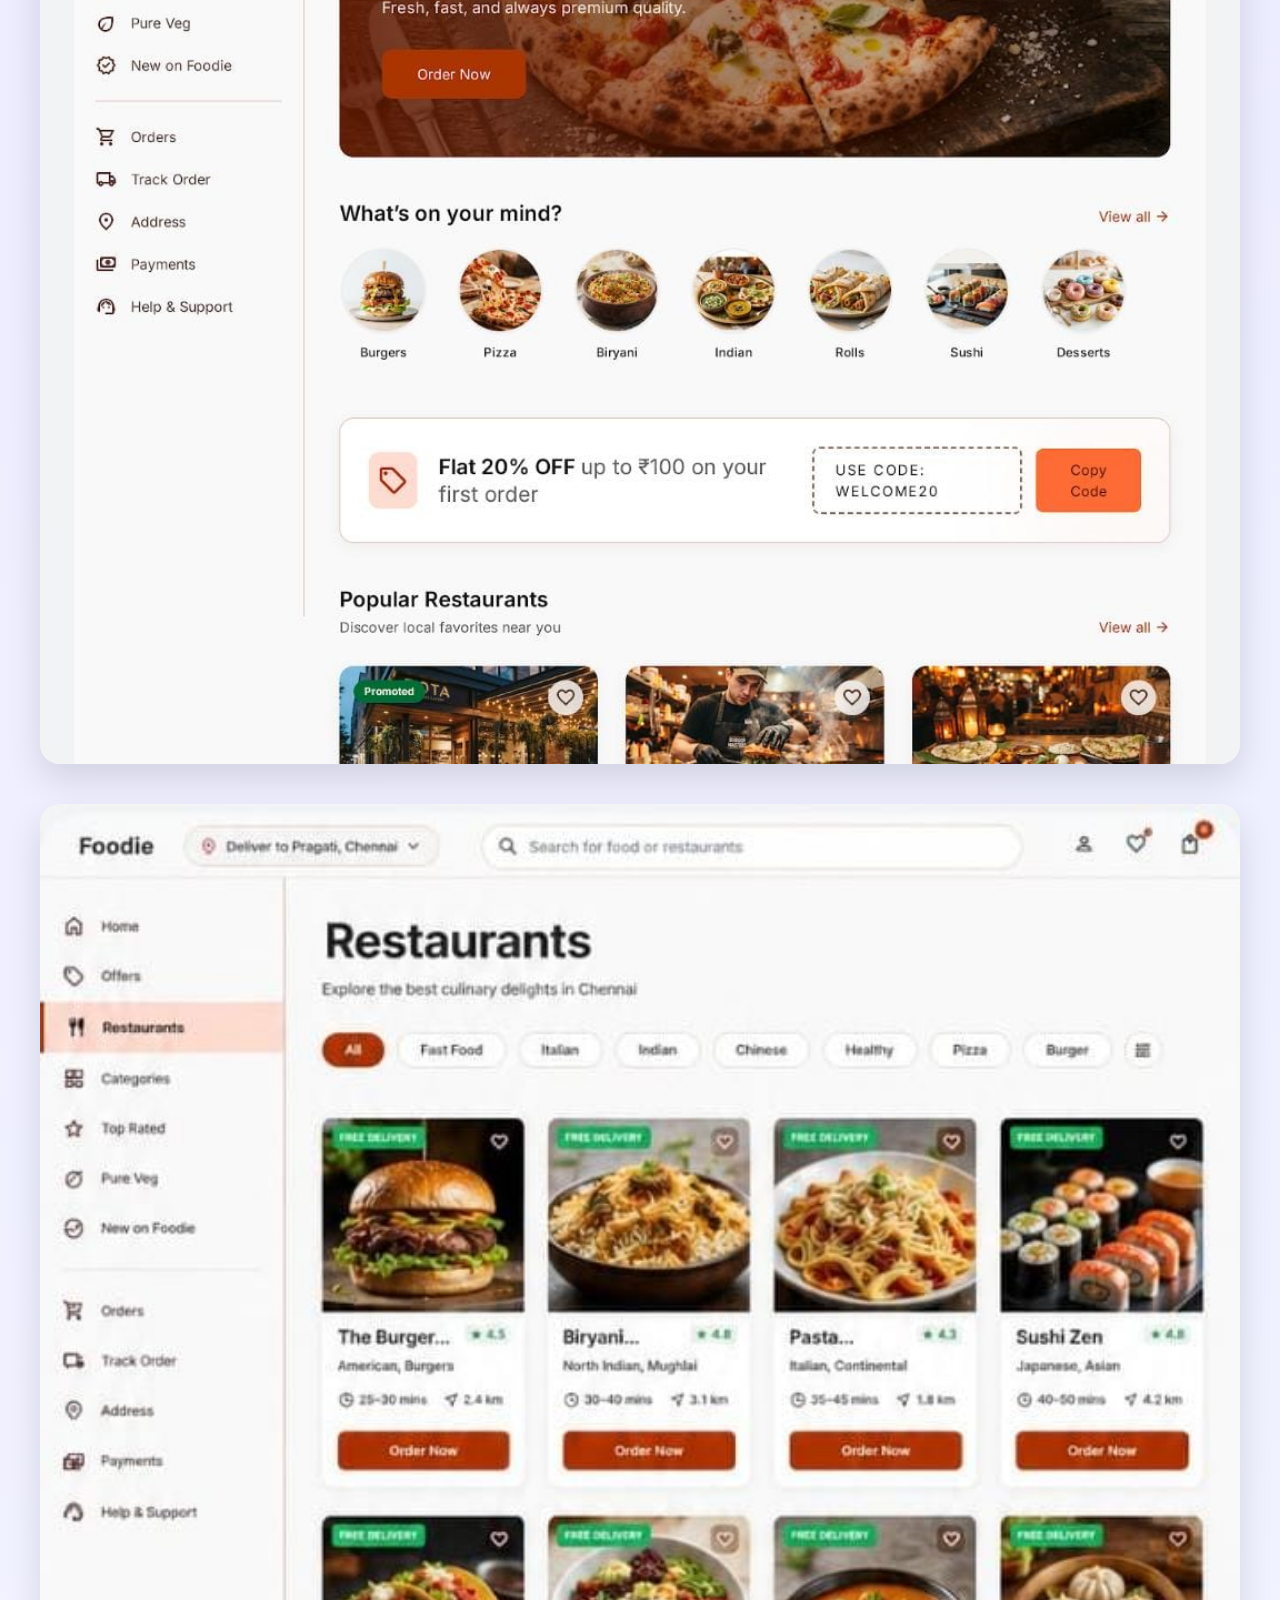
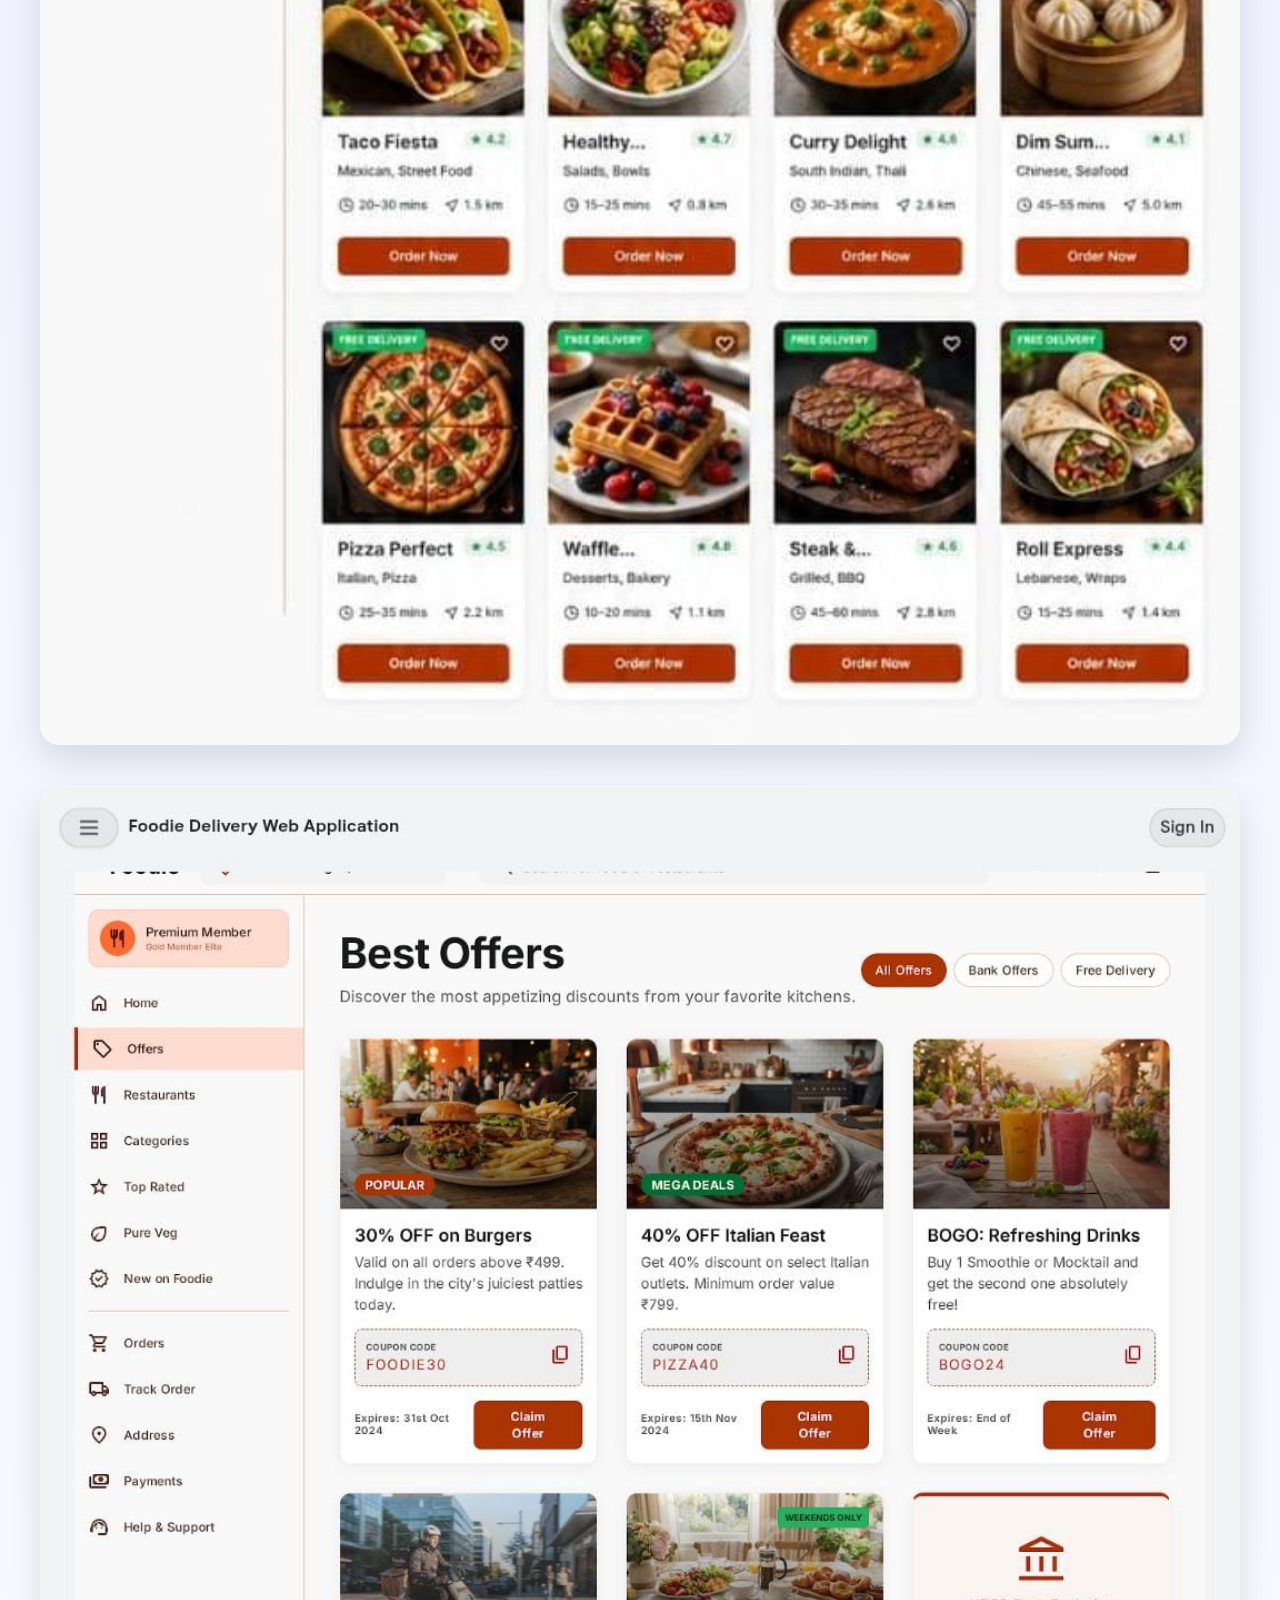
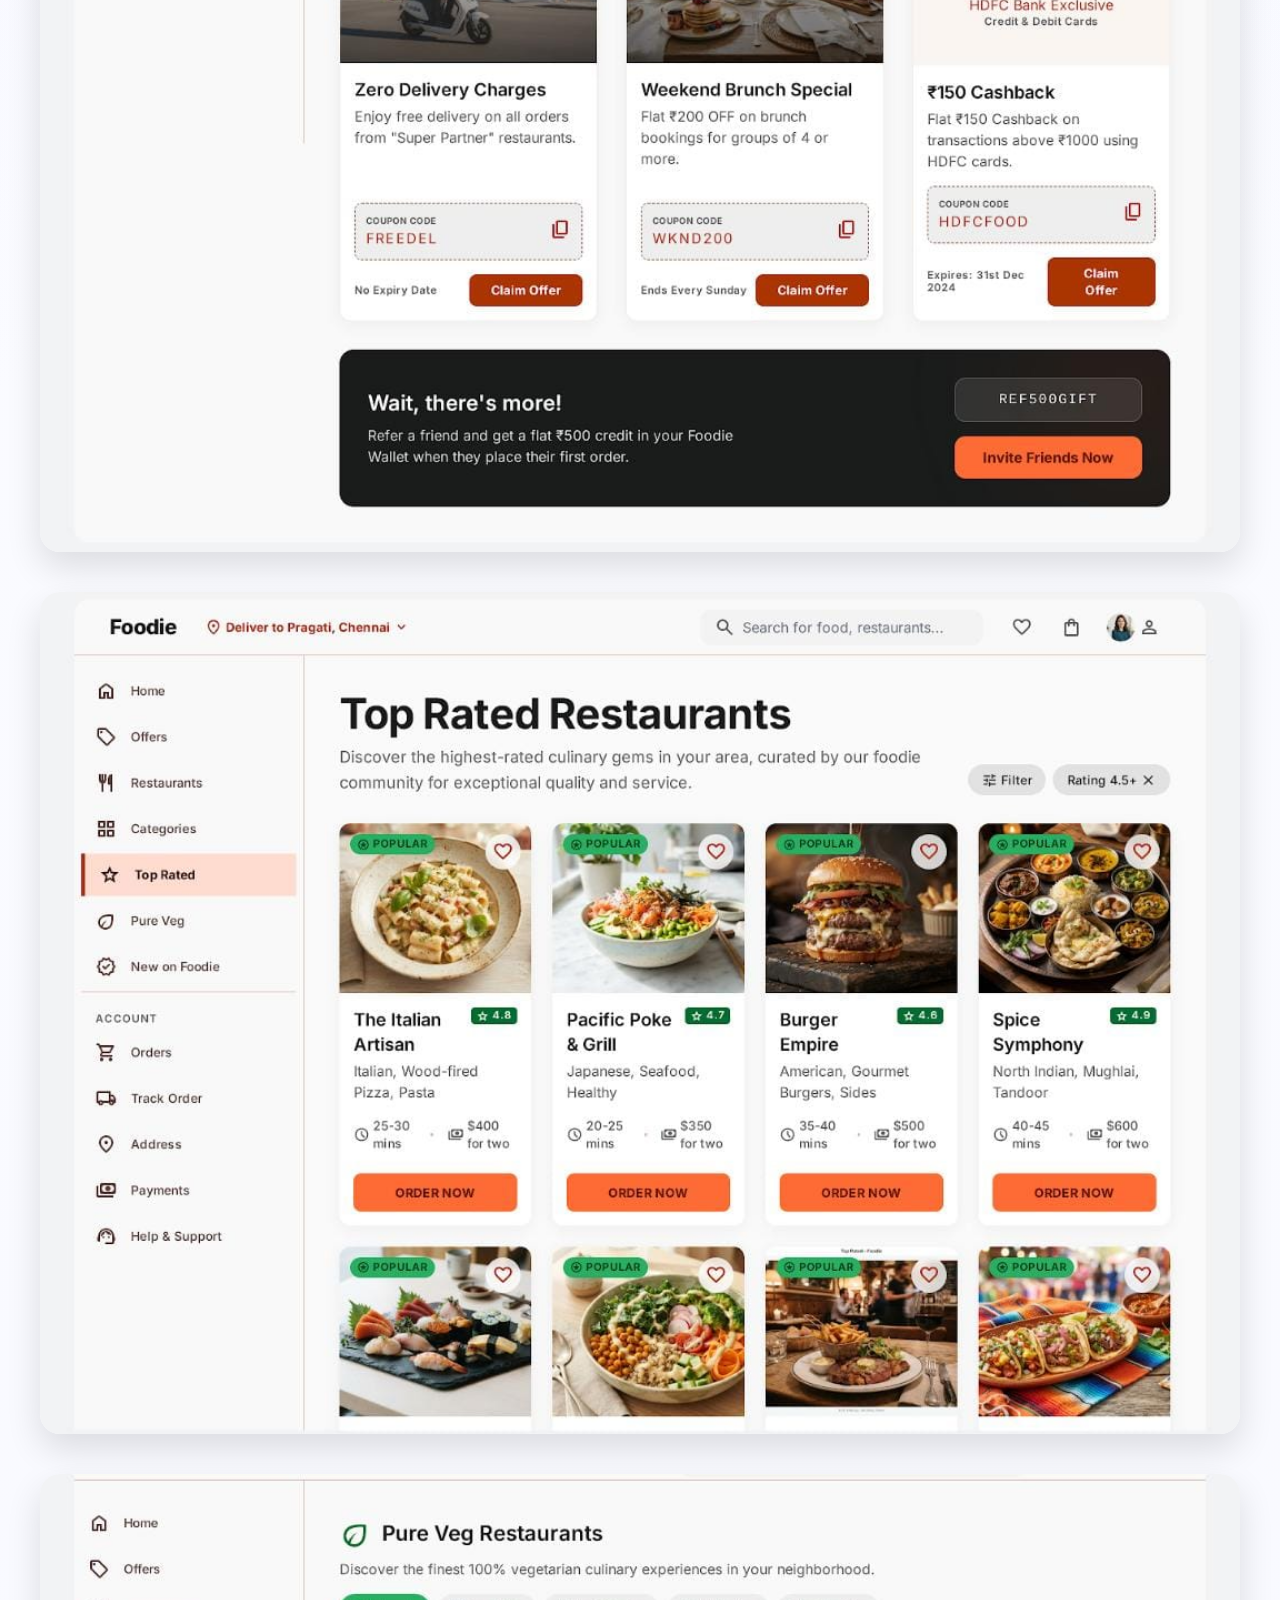
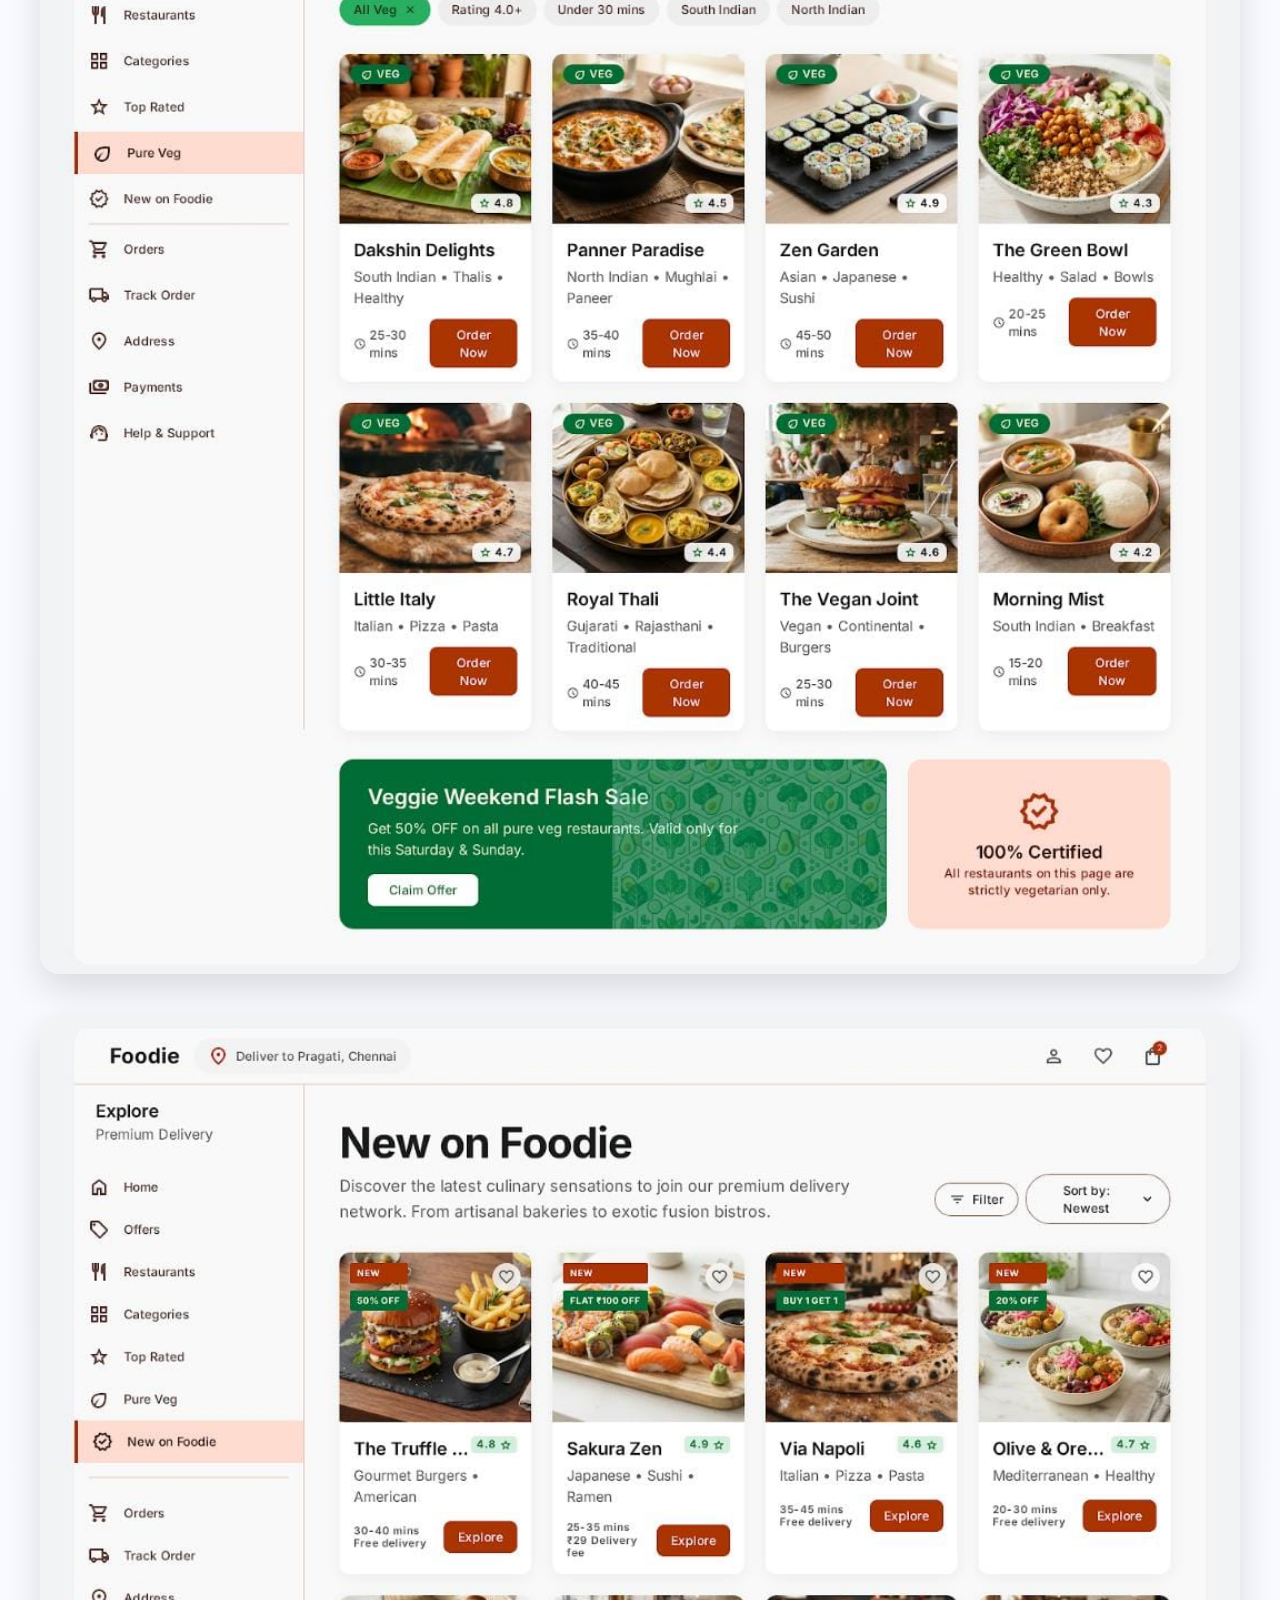
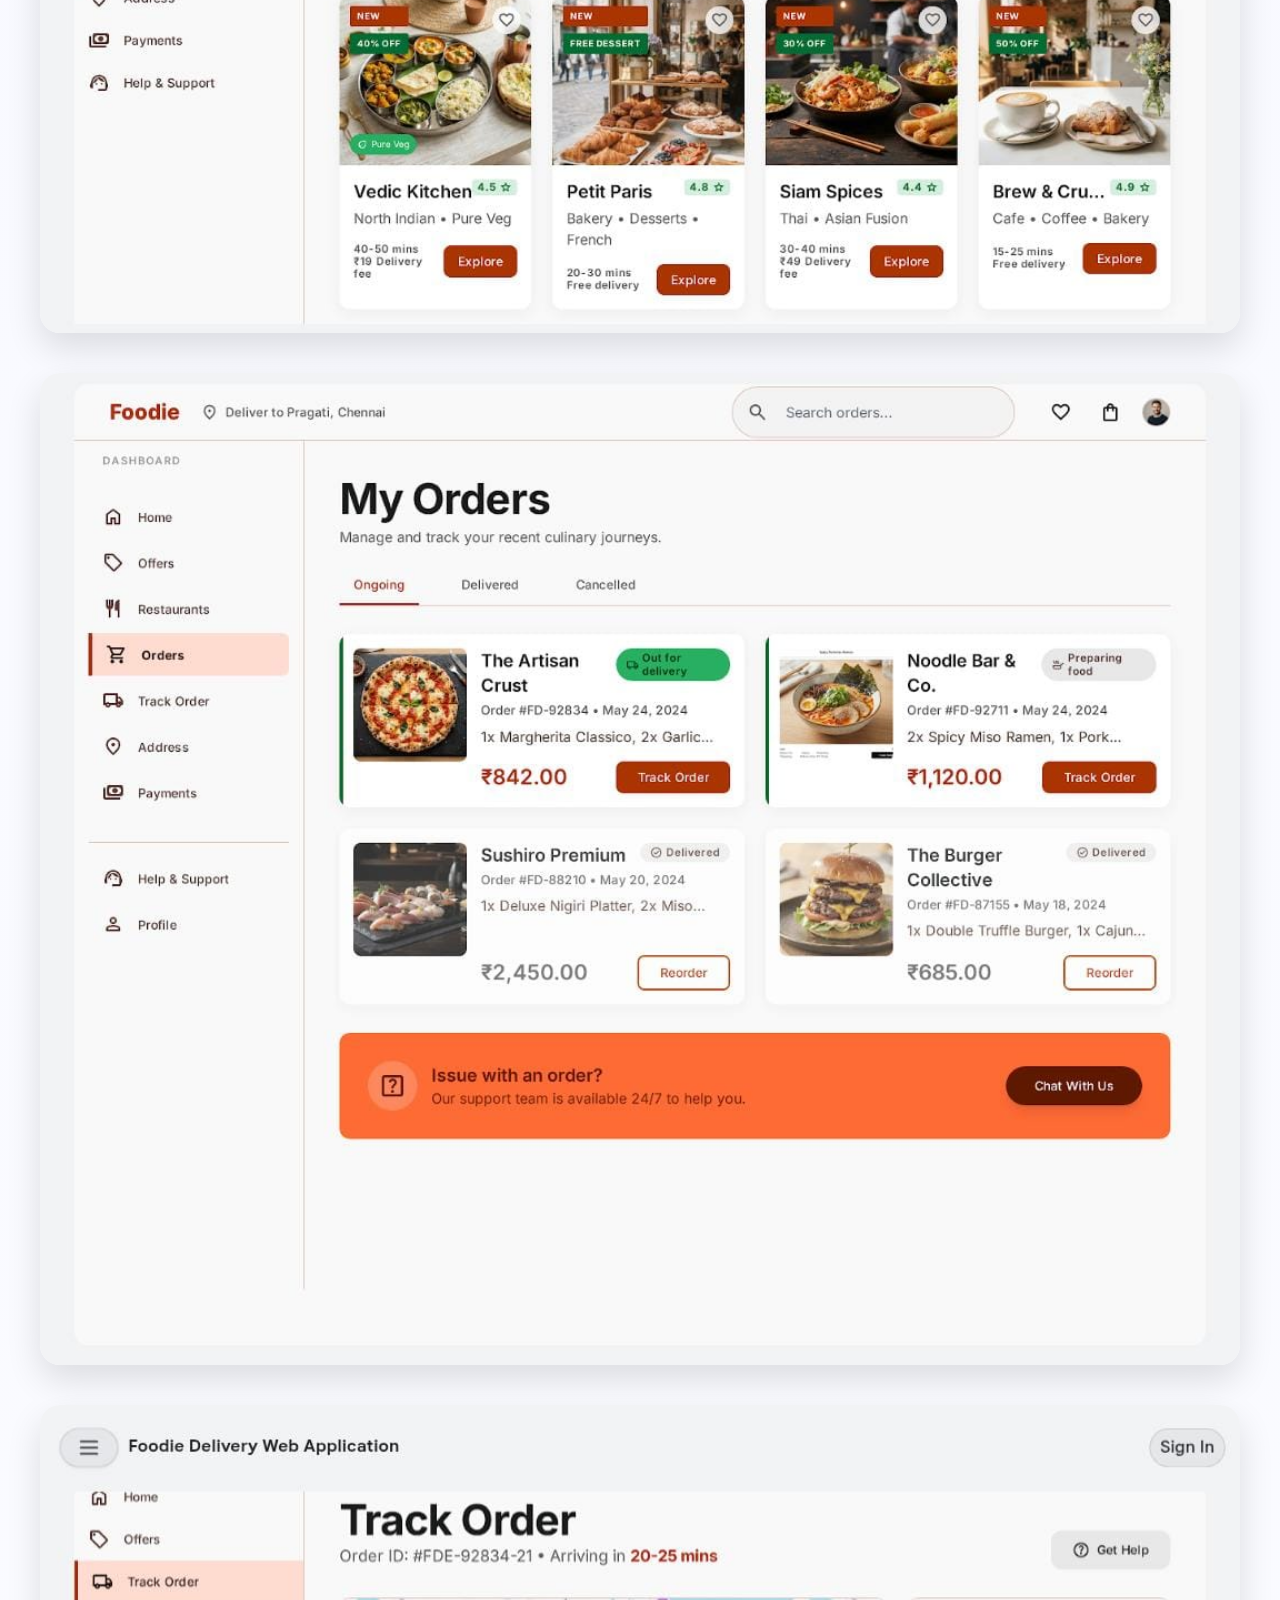
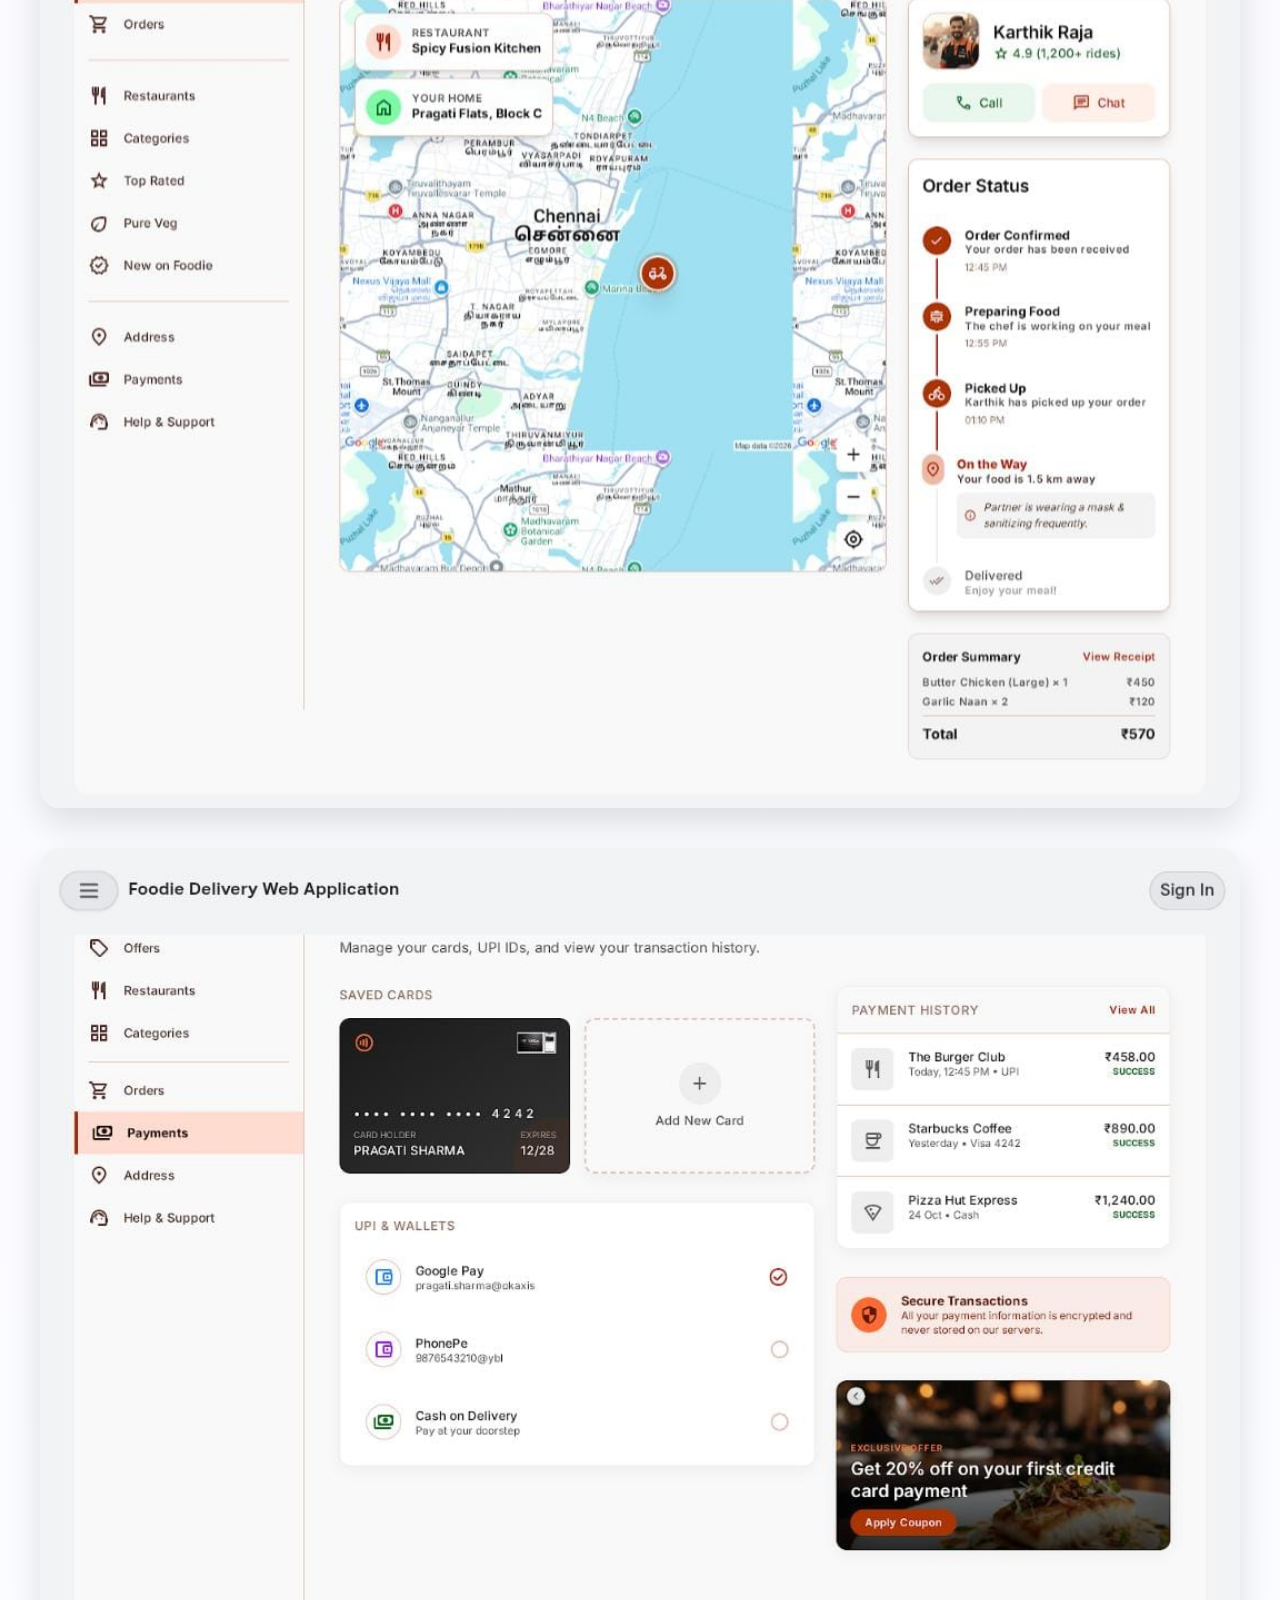
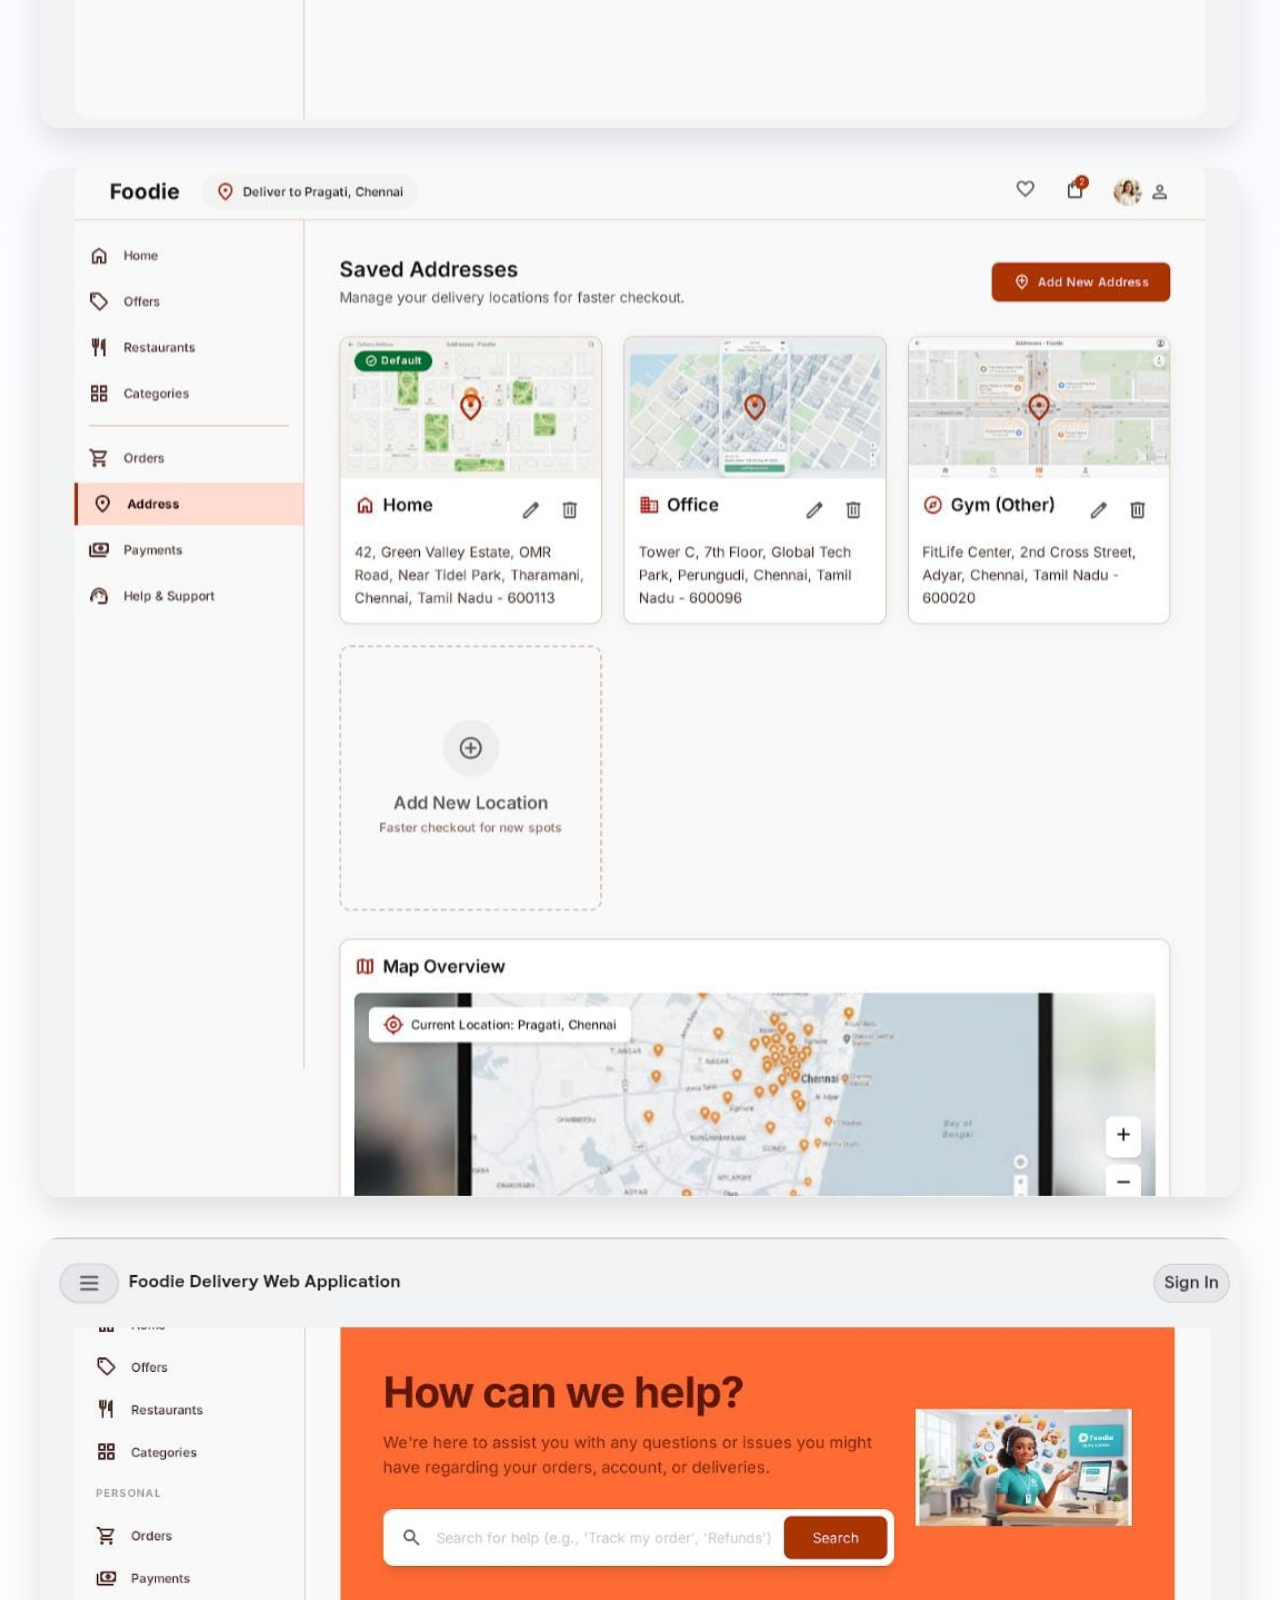
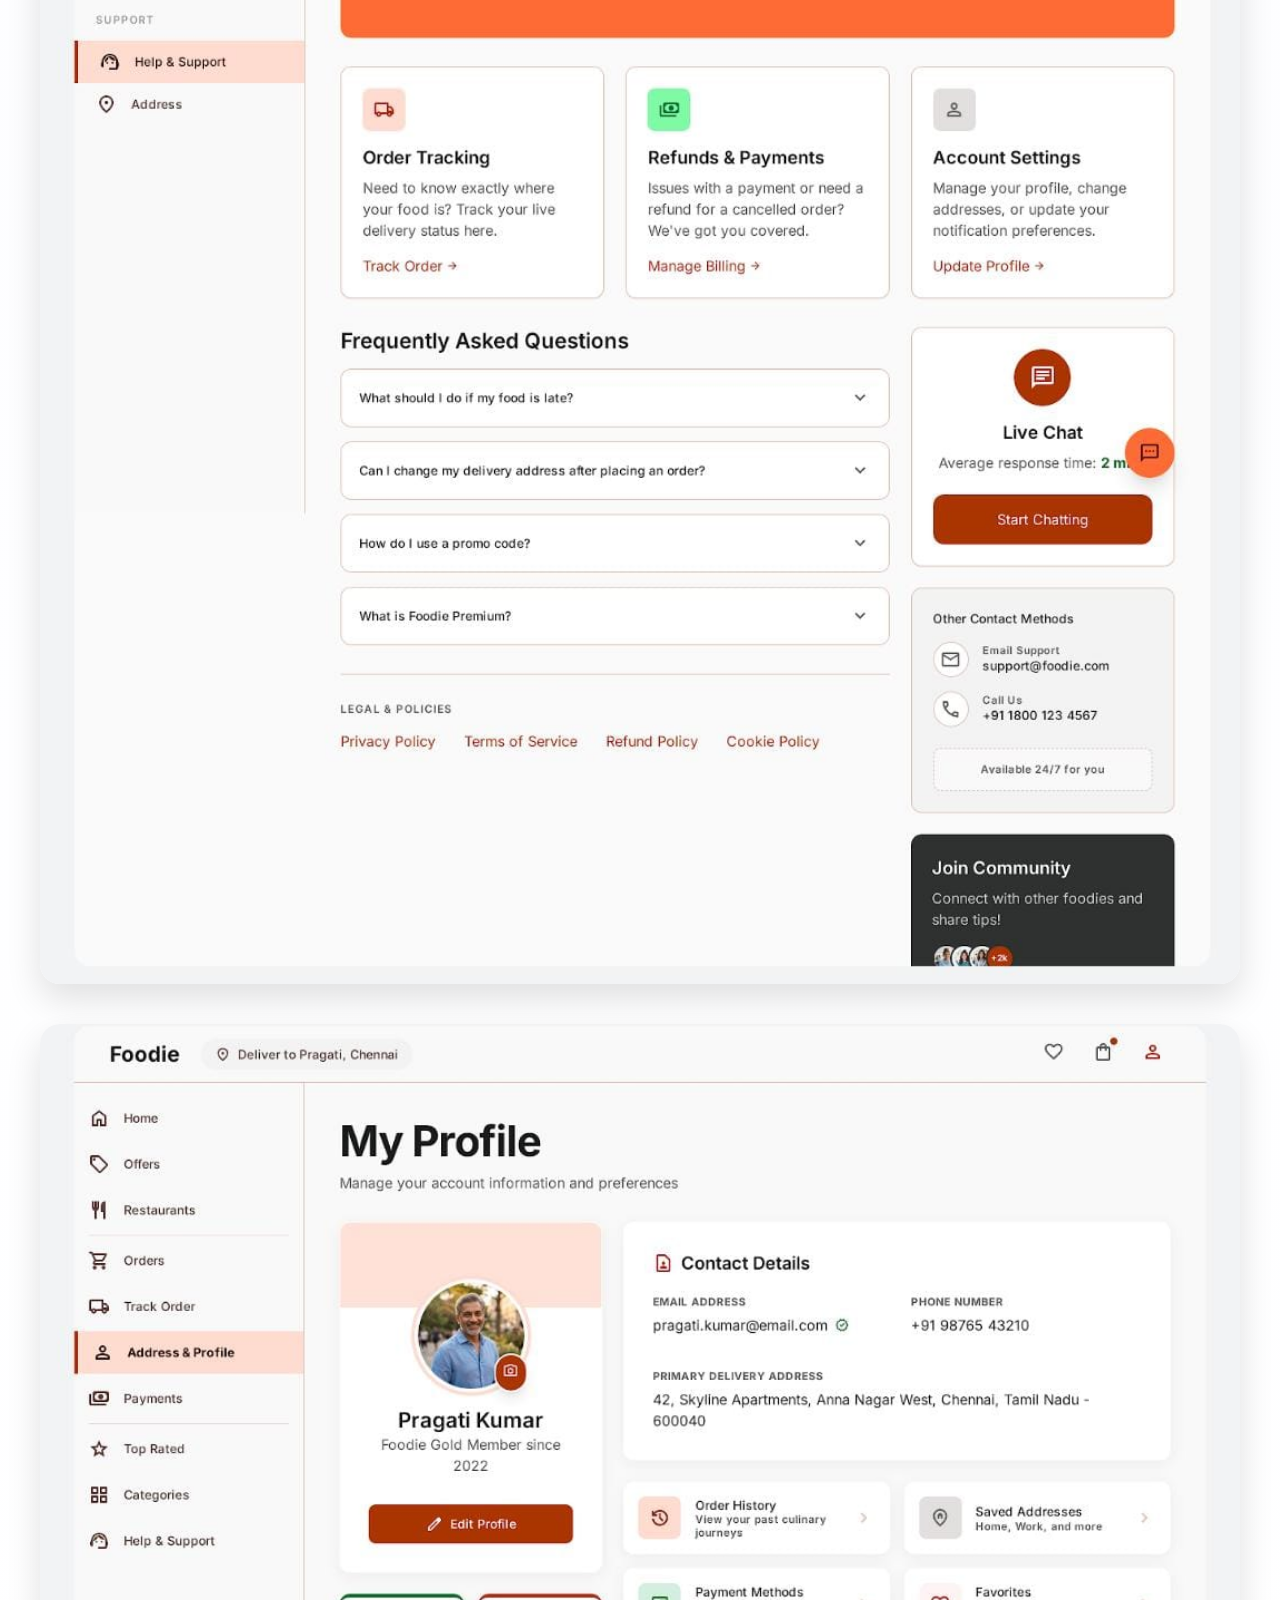
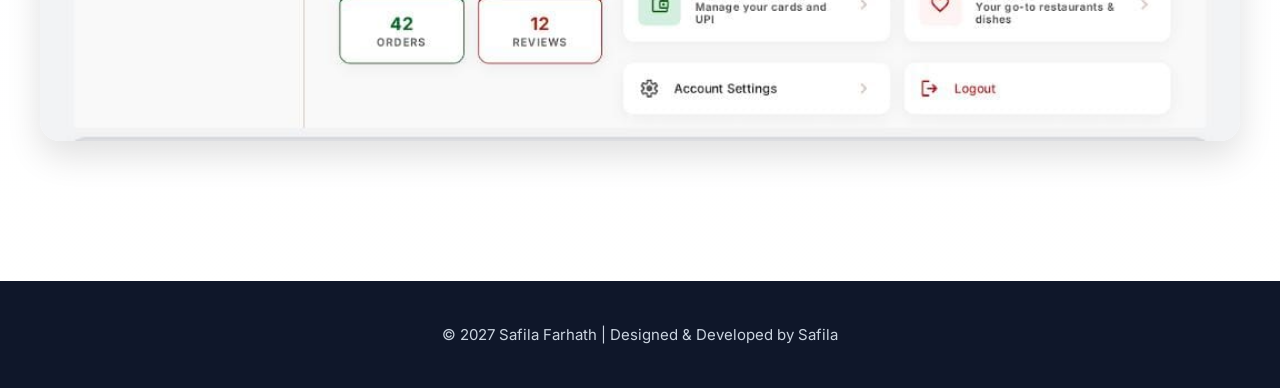
<file: food-ui.html>
<!DOCTYPE html>
<html lang="en">

<head>

<meta charset="UTF-8">
<meta name="viewport" content="width=device-width, initial-scale=1.0">

<title>Food App UI | Safila Farhath</title>

<link rel="stylesheet" href="css/style.css">
<link rel="stylesheet" href="css/responsive.css">

<link rel="stylesheet"
href="https://cdnjs.cloudflare.com/ajax/libs/font-awesome/6.5.2/css/all.min.css">

</head>

<body>

<header class="navbar">

<div class="logo">
<a href="index.html">SF.</a>
</div>

<nav>

<ul class="nav-links">

<li><a href="index.html">Home</a></li>

<li><a href="projects.html">Projects</a></li>

<li><a href="index.html#contact">Contact</a></li>

</ul>

</nav>

<a href="projects.html" class="btn">
Back
</a>

</header>

<section class="food-case">

<h1>Food App UI Design</h1>

<p>
A mobile food ordering application designed during my UI/UX internship.
The project focuses on creating a clean, intuitive and user-friendly experience.
</p>

</section>

<section class="design-showcase">

<img src="assets/images/login.jpeg" alt="Login">

<img src="assets/images/home.jpeg" alt="Home">

<img src="assets/images/restaurants.jpeg" alt="Restaurants">

<img src="assets/images/offer.jpeg" alt="Offers">

<img src="assets/images/toprated.jpeg" alt="Top Rated">

<img src="assets/images/pureveg.jpeg" alt="Pure Veg">

<img src="assets/images/newonfoodie.jpeg" alt="New on Foodie">

<img src="assets/images/order.jpeg" alt="Order">

<img src="assets/images/trackorder.jpeg" alt="Track Order">

<img src="assets/images/payment.jpeg" alt="Payment">

<img src="assets/images/address.jpeg" alt="Address">

<img src="assets/images/help&support.jpeg" alt="Help">

<img src="assets/images/profilepage.jpeg" alt="Profile">

</section>

<footer>

<p>
© 2027 Safila Farhath | Designed & Developed by Safila
</p>

</footer>

</body>

</html>
</file>
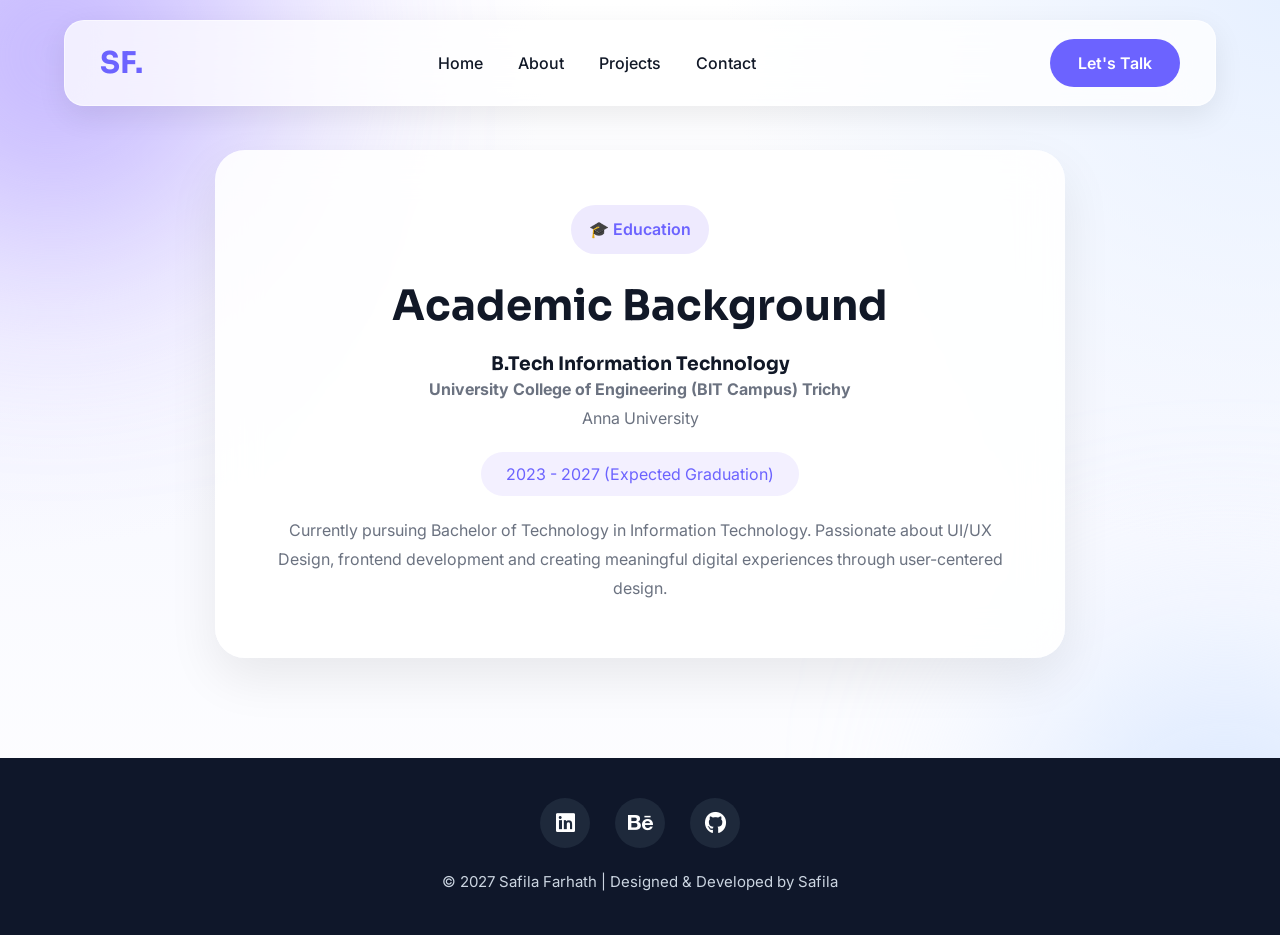
<file: graduate.html>
<!DOCTYPE html>
<html lang="en">

<head>

<meta charset="UTF-8">
<meta name="viewport" content="width=device-width, initial-scale=1.0">

<title>Education | Safila Farhath</title>

<link rel="stylesheet" href="css/style.css">
<link rel="stylesheet" href="css/responsive.css">

<link rel="stylesheet"
href="https://cdnjs.cloudflare.com/ajax/libs/font-awesome/6.5.2/css/all.min.css">

</head>


<body>


<!-- ================= NAVBAR ================= -->

<header class="navbar">

    <div class="logo">
        <a href="index.html">SF.</a>
    </div>


    <nav>

        <ul class="nav-links">

            <li>
                <a href="index.html">Home</a>
            </li>

            <li>
                <a href="index.html#about">About</a>
            </li>

            <li>
                <a href="index.html#projects">Projects</a>
            </li>

            <li>
                <a href="index.html#contact">Contact</a>
            </li>

        </ul>

    </nav>


    <a href="index.html#contact" class="btn">
        Let's Talk
    </a>


</header>



<!-- ================= EDUCATION ================= -->


<section class="education-section">


    <div class="education-card reveal">


        <p class="tag">
            🎓 Education
        </p>


        <h2>
            Academic Background
        </h2>



        <h3>
            B.Tech Information Technology
        </h3>



        <p class="college">

            <strong>
            University College of Engineering
            (BIT Campus) Trichy
            </strong>

            <br>

            Anna University

        </p>



        <span class="education-year">

            2023 - 2027 (Expected Graduation)

        </span>




        <p class="education-description">

            Currently pursuing Bachelor of Technology in Information Technology.
            Passionate about UI/UX Design, frontend development and creating
            meaningful digital experiences through user-centered design.

        </p>



    </div>


</section>




<!-- ================= FOOTER ================= -->


<footer>


    <div class="social-links">


        <a href="https://www.linkedin.com/in/safilafarhath"
        target="_blank">

            <i class="fab fa-linkedin"></i>

        </a>



        <a href="https://www.behance.net/safilafarhath"
        target="_blank">

            <i class="fab fa-behance"></i>

        </a>



        <a href="https://github.com/Safilafarhath"
        target="_blank">

            <i class="fab fa-github"></i>

        </a>


    </div>



    <p>
        © 2027 Safila Farhath | Designed & Developed by Safila
    </p>


</footer>



<script src="js/script.js"></script>


</body>

</html>
</file>
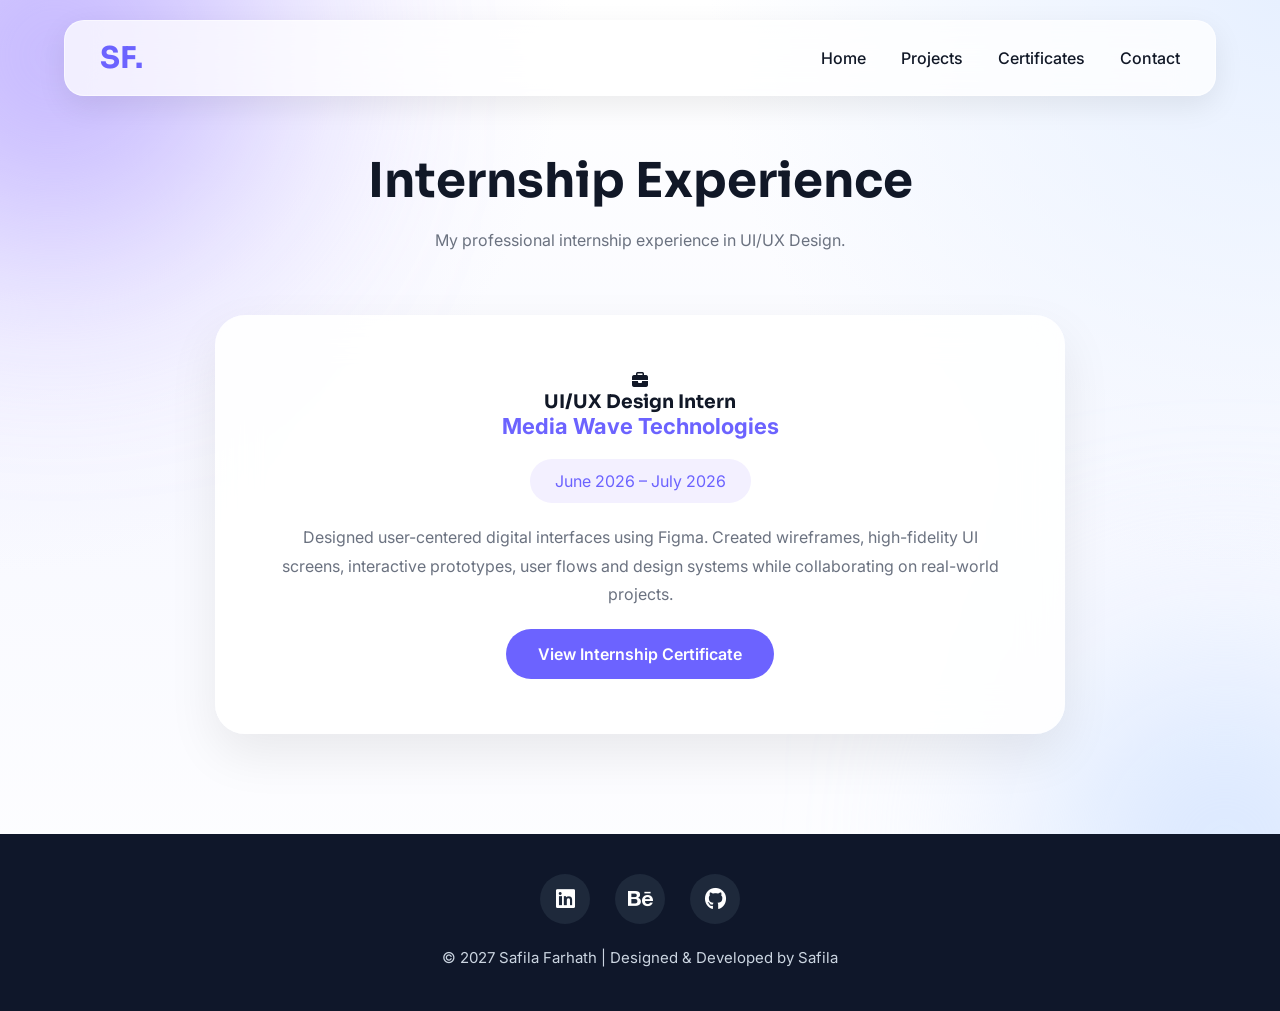
<file: internship.html>
<!DOCTYPE html>
<html lang="en">

<head>

    <meta charset="UTF-8">
    <meta name="viewport" content="width=device-width, initial-scale=1.0">

    <title>Internship | Safila Farhath</title>

    <!-- Google Fonts -->
    <link href="https://fonts.googleapis.com/css2?family=Inter:wght@300;400;500;600;700&family=Sora:wght@400;600;700&display=swap" rel="stylesheet">

    <!-- Font Awesome -->
    <link rel="stylesheet" href="https://cdnjs.cloudflare.com/ajax/libs/font-awesome/6.5.2/css/all.min.css">

    <!-- CSS -->
    <link rel="stylesheet" href="css/style.css">

</head>

<body>

<!-- ================= NAVBAR ================= -->

<header class="navbar">

    <div class="logo">
        <a href="index.html">SF.</a>
    </div>

    <nav>

        <ul class="nav-links">

            <li><a href="index.html">Home</a></li>
            <li><a href="index.html#projects">Projects</a></li>
            <li><a href="certificates.html">Certificates</a></li>
            <li><a href="index.html#contact">Contact</a></li>

        </ul>

    </nav>

</header>

<!-- ================= INTERNSHIP ================= -->

<section class="certificates">

    <h2>Internship Experience</h2>

    <p class="certificate-subtitle">
        My professional internship experience in UI/UX Design.
    </p>

    <div class="internship-card">

        <i class="fas fa-briefcase"></i>

        <h3>UI/UX Design Intern</h3>

        <div class="company-name">
            Media Wave Technologies
        </div>

        <div class="duration">
            June 2026 – July 2026
        </div>

        <p>

            Designed user-centered digital interfaces using Figma.
            Created wireframes, high-fidelity UI screens,
            interactive prototypes, user flows and design systems
            while collaborating on real-world projects.

        </p>

        <br>

        <a href="assets/certificates/internship.pdf"
           target="_blank"
           class="primary-btn">

            View Internship Certificate

        </a>

    </div>

</section>

<!-- ================= FOOTER ================= -->

<footer>

    <div class="social-links">

        <a href="https://www.linkedin.com/in/safilafarhath" target="_blank">
            <i class="fab fa-linkedin"></i>
        </a>

        <a href="https://www.behance.net/safilafarhath" target="_blank">
            <i class="fab fa-behance"></i>
        </a>

        <a href="https://github.com/Safilafarhath" target="_blank">
            <i class="fab fa-github"></i>
        </a>

    </div>

    <p>© 2027 Safila Farhath | Designed & Developed by Safila</p>

</footer>

</body>

</html>
</file>
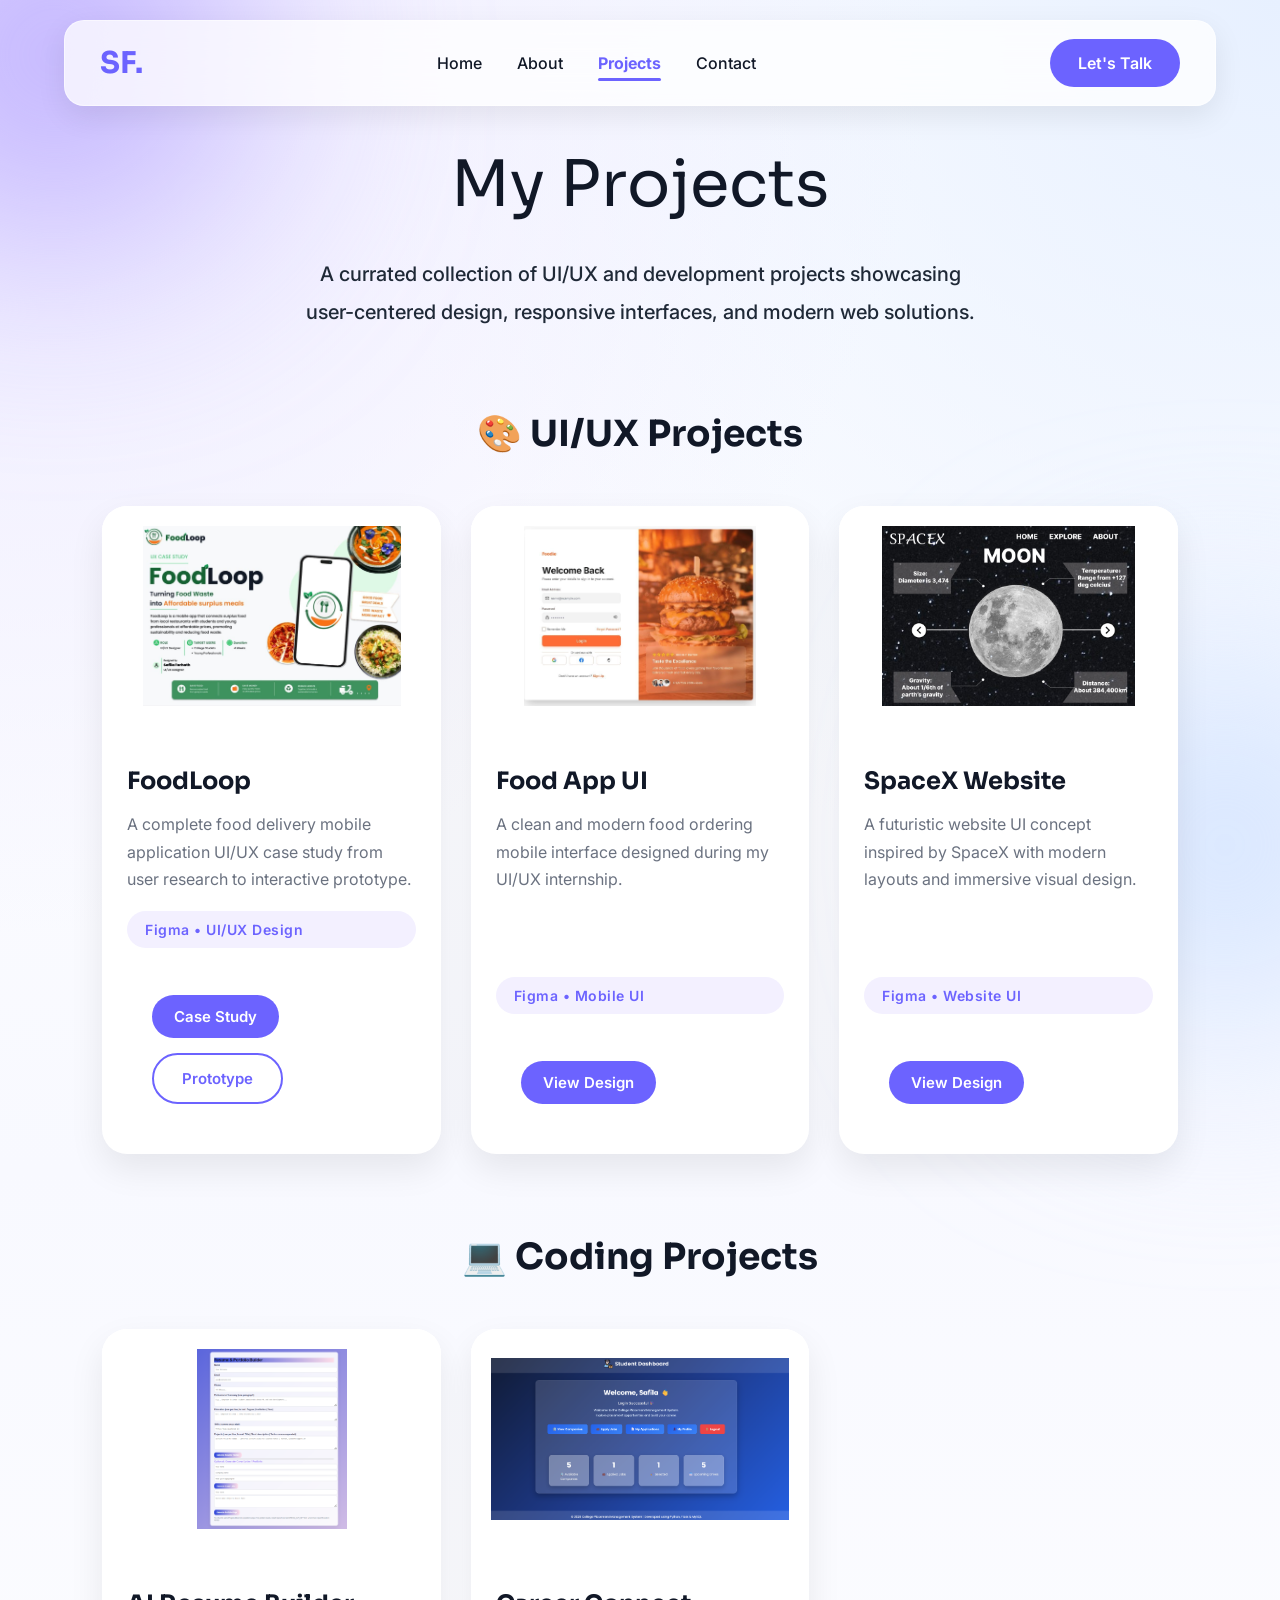
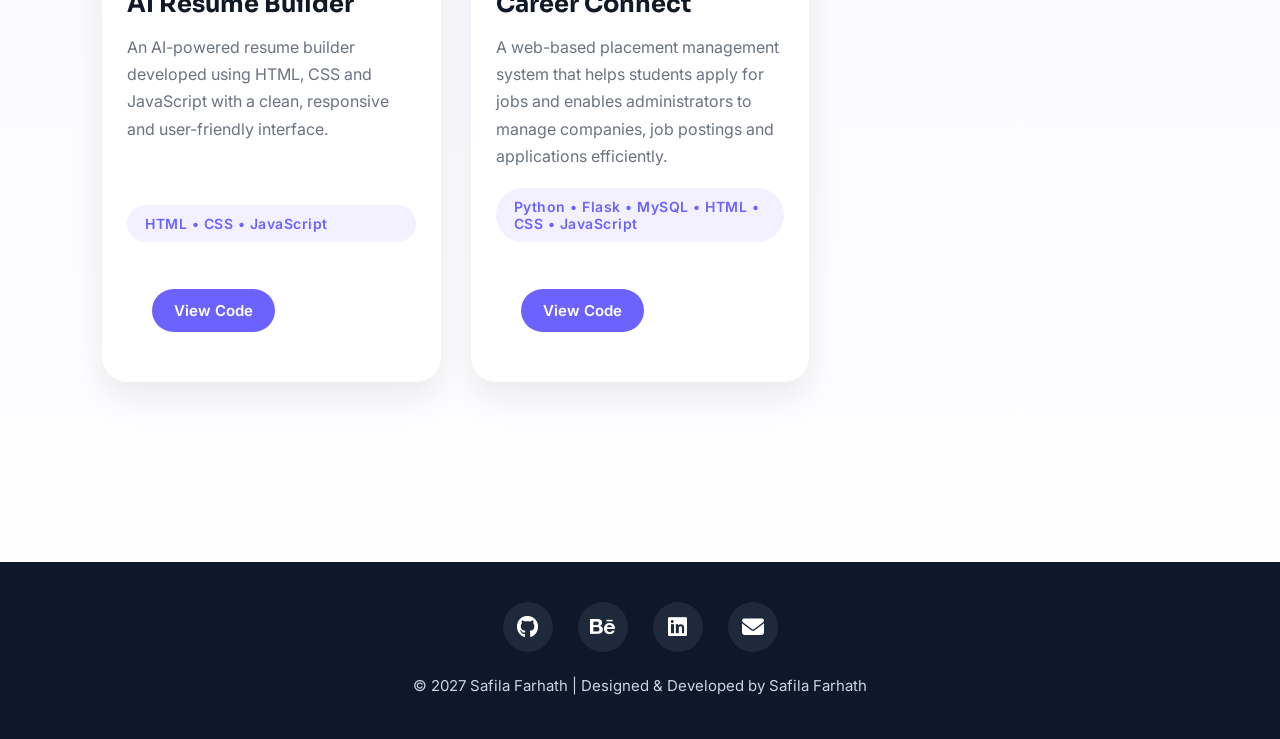
<file: projects.html>
<!DOCTYPE html>
<html lang="en">

<head>

    <meta charset="UTF-8">
    <meta name="viewport" content="width=device-width, initial-scale=1.0">

    <title>Projects | Safila Farhath</title>

    <link rel="stylesheet" href="css/style.css">
    <link rel="stylesheet" href="css/responsive.css">

    <link rel="stylesheet"
          href="https://cdnjs.cloudflare.com/ajax/libs/font-awesome/6.5.2/css/all.min.css">

</head>

<body>

<!-- ================= NAVBAR ================= -->

<header class="navbar">

    <div class="logo">
        <a href="index.html">SF.</a>
    </div>

    <nav>

        <ul class="nav-links">

            <li><a href="index.html">Home</a></li>
            <li><a href="index.html#about">About</a></li>
            <li><a href="projects.html" class="active">Projects</a></li>
            <li><a href="index.html#contact">Contact</a></li>

        </ul>

    </nav>

    <a href="index.html#contact" class="btn">
        Let's Talk
    </a>

</header>

<!-- ================= PROJECTS ================= -->

<section class="projects-page">

    <h1>My Projects</h1>

    <p class="projects-subtitle">
        A currated collection of UI/UX and development projects
    showcasing
        user-centered design, responsive interfaces, and modern web
    solutions.
    </p>

    <!-- ================= UI/UX PROJECTS ================= -->

    <h3 class="category-title">🎨 UI/UX Projects</h3>

    <div class="project-grid">

        <!-- FoodLoop -->

        <div class="project-box">

            <img src="assets/images/foodloop-cover.jpeg"
                 alt="FoodLoop">

            <div class="project-content">

                <h3>FoodLoop</h3>

                <p>
                    A complete food delivery mobile application UI/UX case study
                    from user research to interactive prototype.
                </p>

                <span>Figma • UI/UX Design</span>

                <div class="project-links">

                    <a href="case-study.html"
                       class="primary-btn">
                        Case Study
                    </a>

                    <a href="https://bit.ly/4fdP0KZ"
                       target="_blank"
                       class="secondary-btn">
                        Prototype
                    </a>

                </div>

            </div>

        </div>

        <!-- Food App UI -->

        <div class="project-box">

            <img src="assets/images/login.jpeg"
                 alt="Food App UI">

            <div class="project-content">

                <h3>Food App UI</h3>

                <p>
                    A clean and modern food ordering mobile interface designed
                    during my UI/UX internship.
                </p>

                <span>Figma • Mobile UI</span>

                <div class="project-links">

                    <a href="food-ui.html"
                       class="primary-btn">
                        View Design
                    </a>

                </div>

            </div>

        </div>

        <!-- Juice Landing Page 

        <div class="project-box">

            <img src="assets/images/juice cover.png"
                 alt="Juice Landing Page">

            <div class="project-content">

                <h3>Juice Landing Page</h3>

                <p>
                    A modern landing page concept with vibrant visuals,
                    responsive layout and engaging user experience.
                </p>

                <span>Figma • Landing Page</span>

                <div class="project-links">

                    <a href="https://bit.ly/4fDDTfM"
                       target="_blank"
                       class="primary-btn">
                        View Prototype
                    </a>

                </div>

            </div>

        </div>-->

        <!-- SpaceX -->

        <div class="project-box">

            <img src="assets/images/spacexcover.png"
                 alt="SpaceX Website">

            <div class="project-content">

                <h3>SpaceX Website</h3>

                <p>
                    A futuristic website UI concept inspired by SpaceX with
                    modern layouts and immersive visual design.
                </p>

                <span>Figma • Website UI</span>

                <div class="project-links">

                    <a href="spacex.html"
                       class="primary-btn">
                        View Design
                    </a>

                </div>

            </div>

        </div>

    </div>

    <!-- ================= CODING PROJECTS ================= -->

    <h3 class="category-title">💻 Coding Projects</h3>

    <div class="project-grid">
        <!-- AI Resume Builder -->

        <div class="project-box">

            <img src="assets/images/airesume.png"
                 alt="AI Resume Builder">

            <div class="project-content">

                <h3>AI Resume Builder</h3>

                <p>
                    An AI-powered resume builder developed using HTML, CSS and
                    JavaScript with a clean, responsive and user-friendly interface.
                </p>

                <span>HTML • CSS • JavaScript</span>

                <div class="project-links">

                    <a href="https://github.com/Safilafarhath/AIResumeBuilder"
                       target="_blank"
                       class="primary-btn">
                        View Code
                    </a>

                </div>

            </div>

        </div>

        <!-- Career Connect -->

        <div class="project-box">

            <img src="assets/images/student_dashboard.png"
                 alt="Career Connect">

            <div class="project-content">

                <h3>Career Connect</h3>

                <p>
                    A web-based placement management system that helps students
                    apply for jobs and enables administrators to manage companies,
                    job postings and applications efficiently.
                </p>

                <span>Python • Flask • MySQL • HTML • CSS • JavaScript</span>

                <div class="project-links">

                    <a href="https://github.com/Safilafarhath/college-Placement-Management-System"
                       target="_blank"
                       class="primary-btn">
                        View Code
                    </a>

                </div>

            </div>

        </div>

    </div>

</section>

<!-- ================= FOOTER ================= -->

<footer>

    <div class="social-links">

        <a href="https://github.com/Safilafarhath" target="_blank">
            <i class="fab fa-github"></i>
        </a>

        <a href="https://www.behance.net/safilafarhath" target="_blank">
            <i class="fab fa-behance"></i>
        </a>

        <a href="https://www.linkedin.com/in/safilafarhath" target="_blank">
            <i class="fab fa-linkedin"></i>
        </a>

        <a href="mailto:safilafarhath@gmail.com">
            <i class="fas fa-envelope"></i>
        </a>

    </div>

    <p>© 2027 Safila Farhath | Designed & Developed by Safila Farhath</p>

</footer>

</body>
</html>
</file>
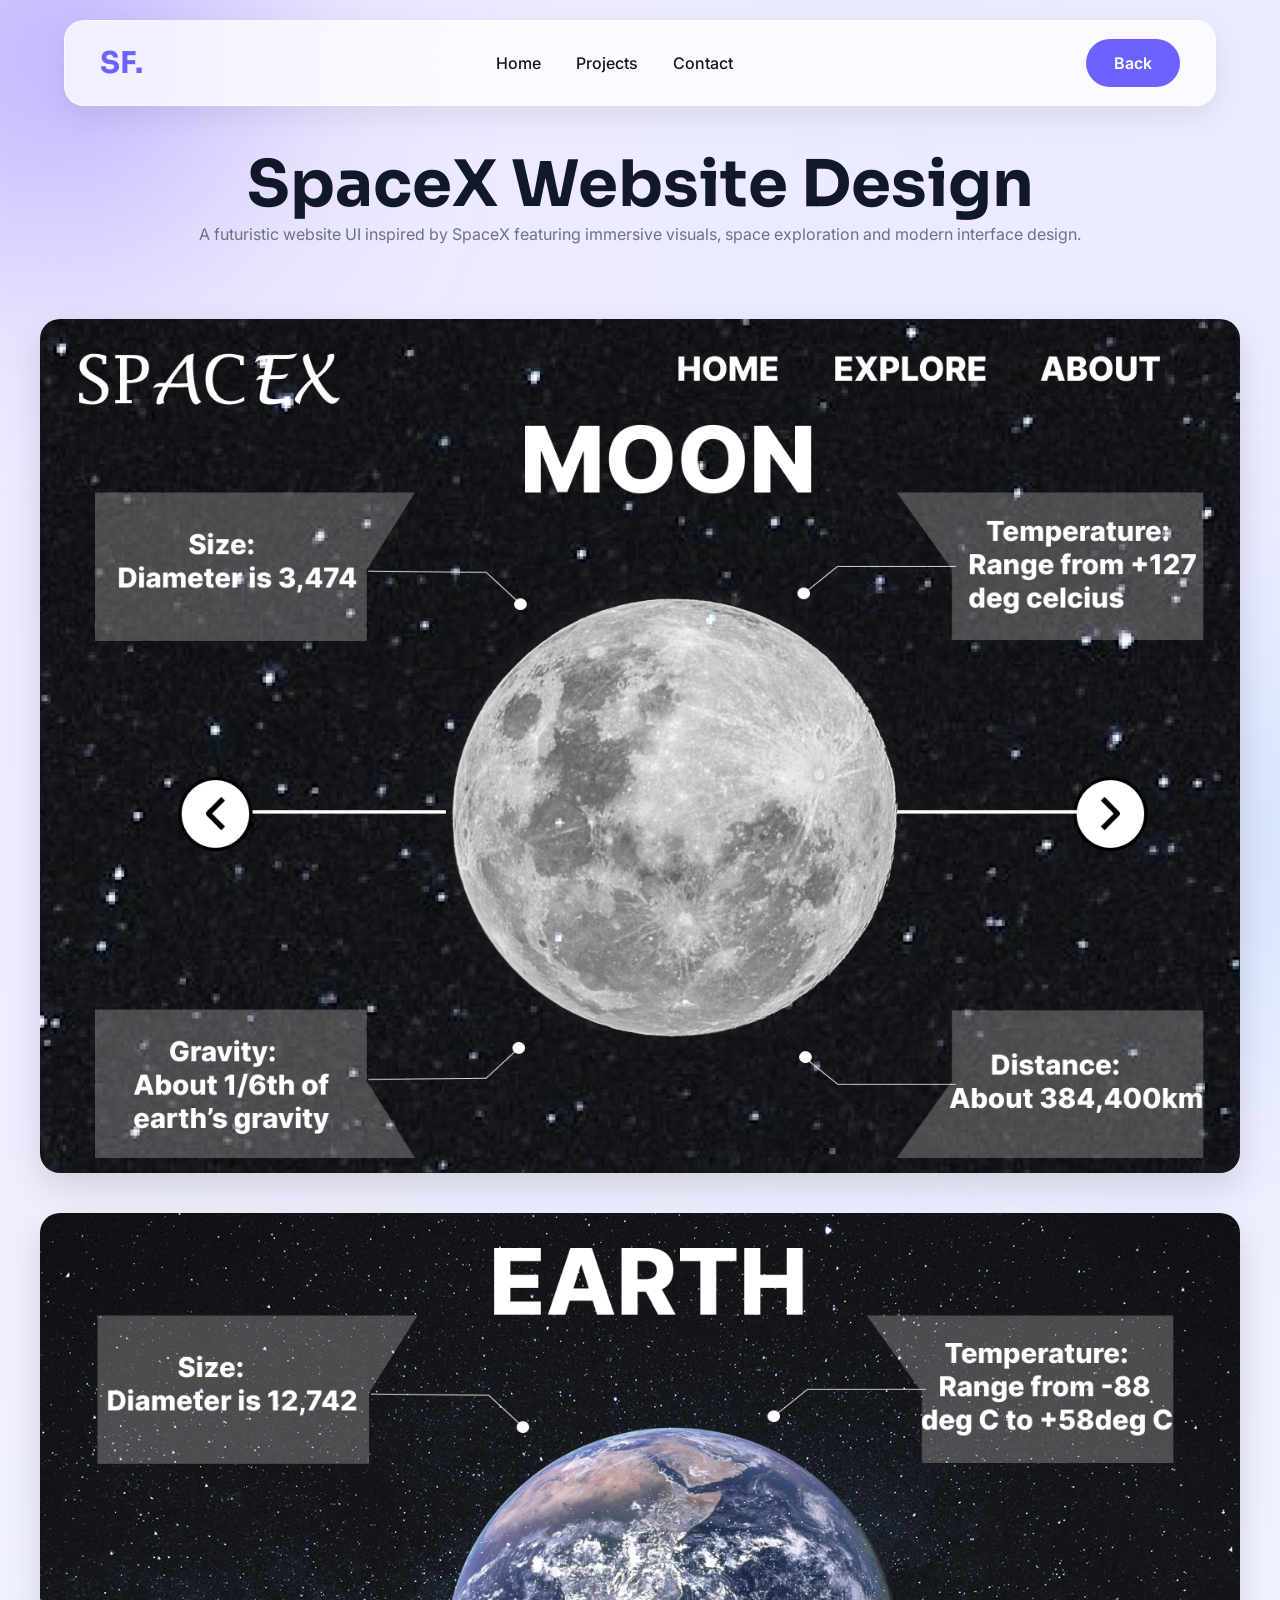
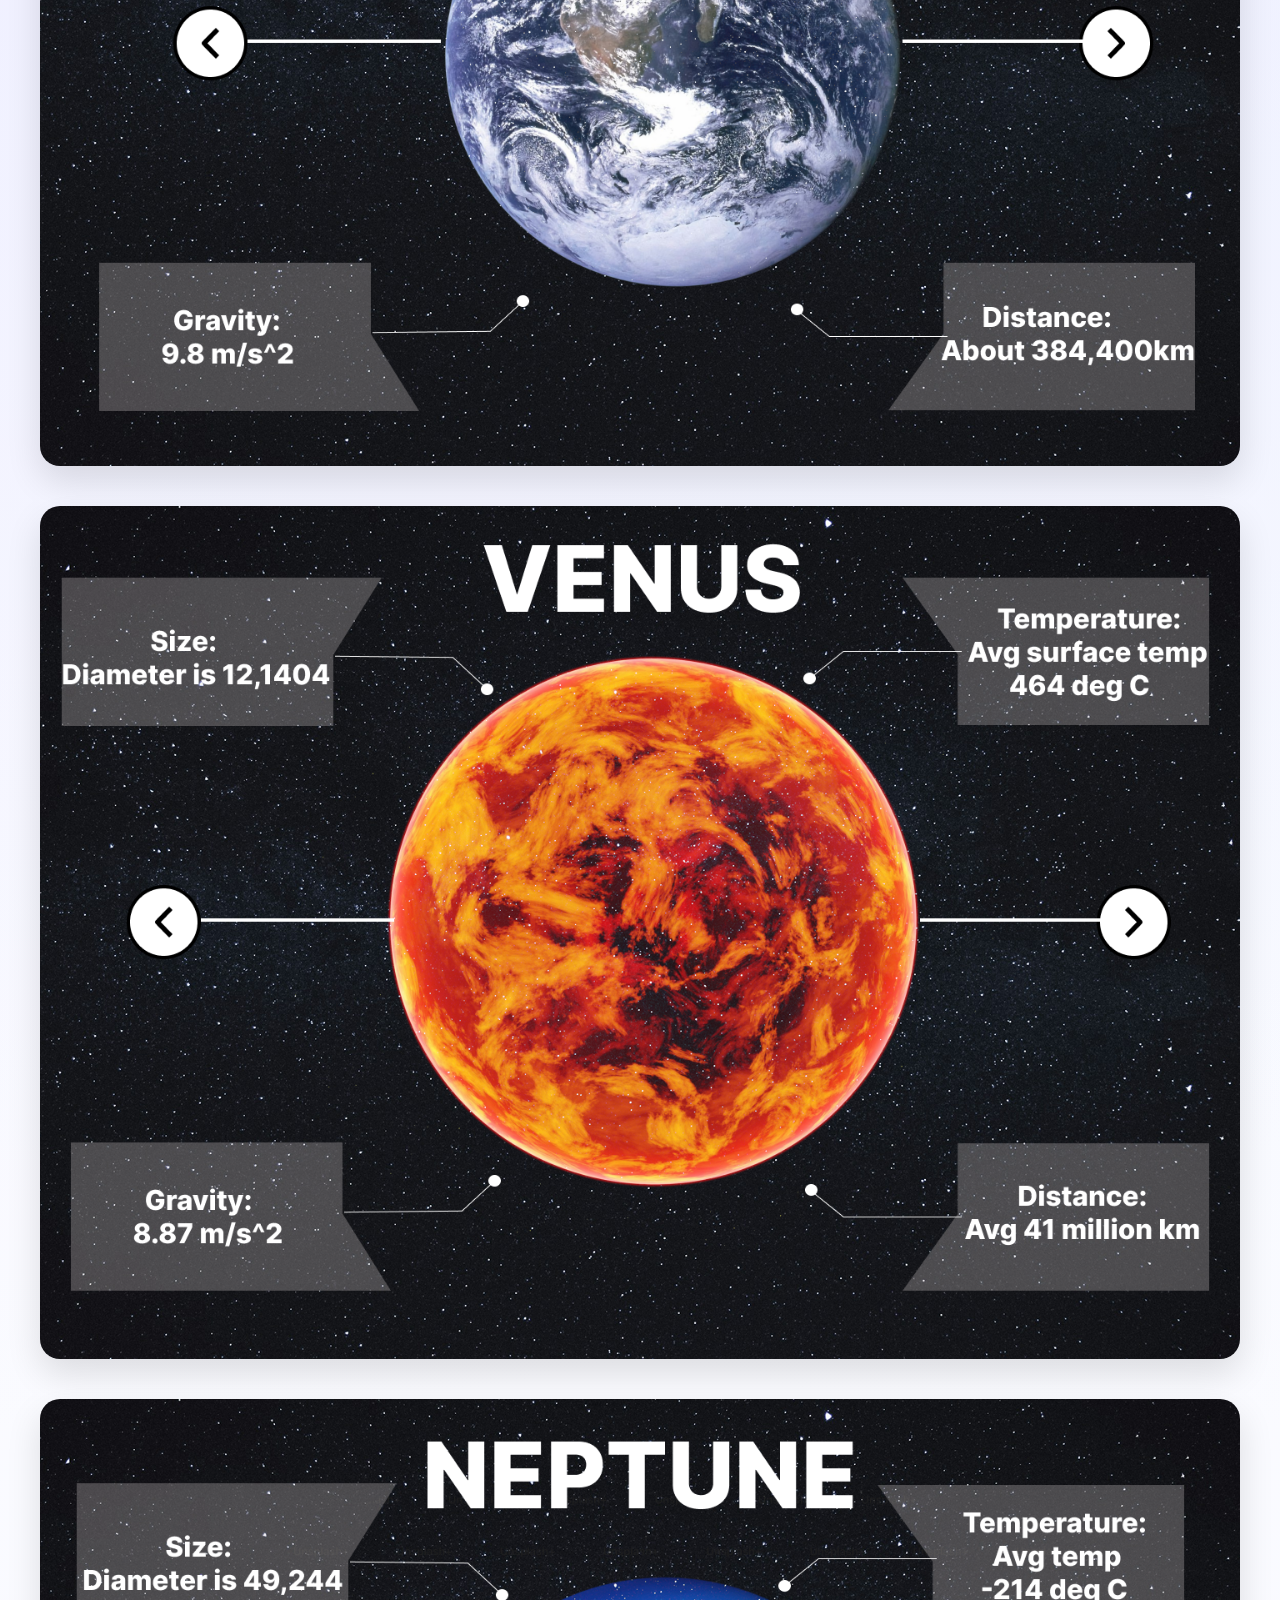
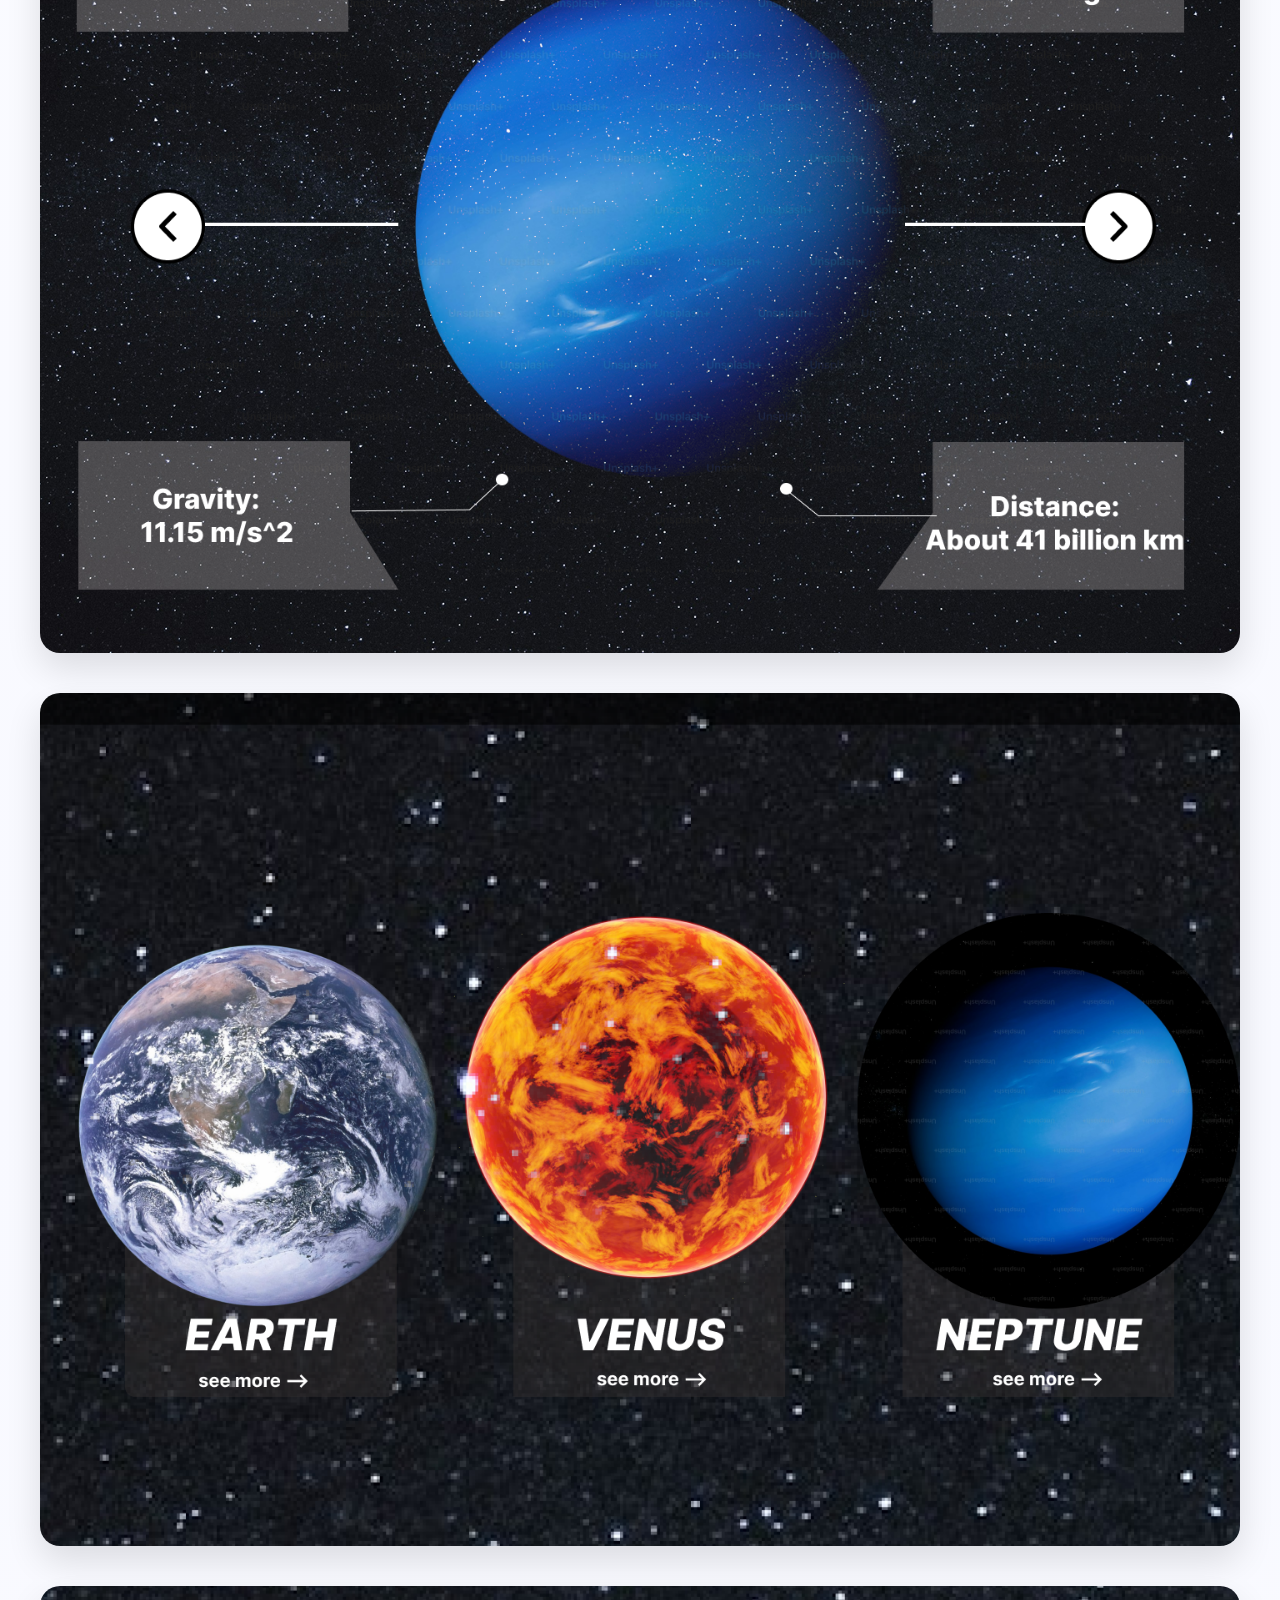
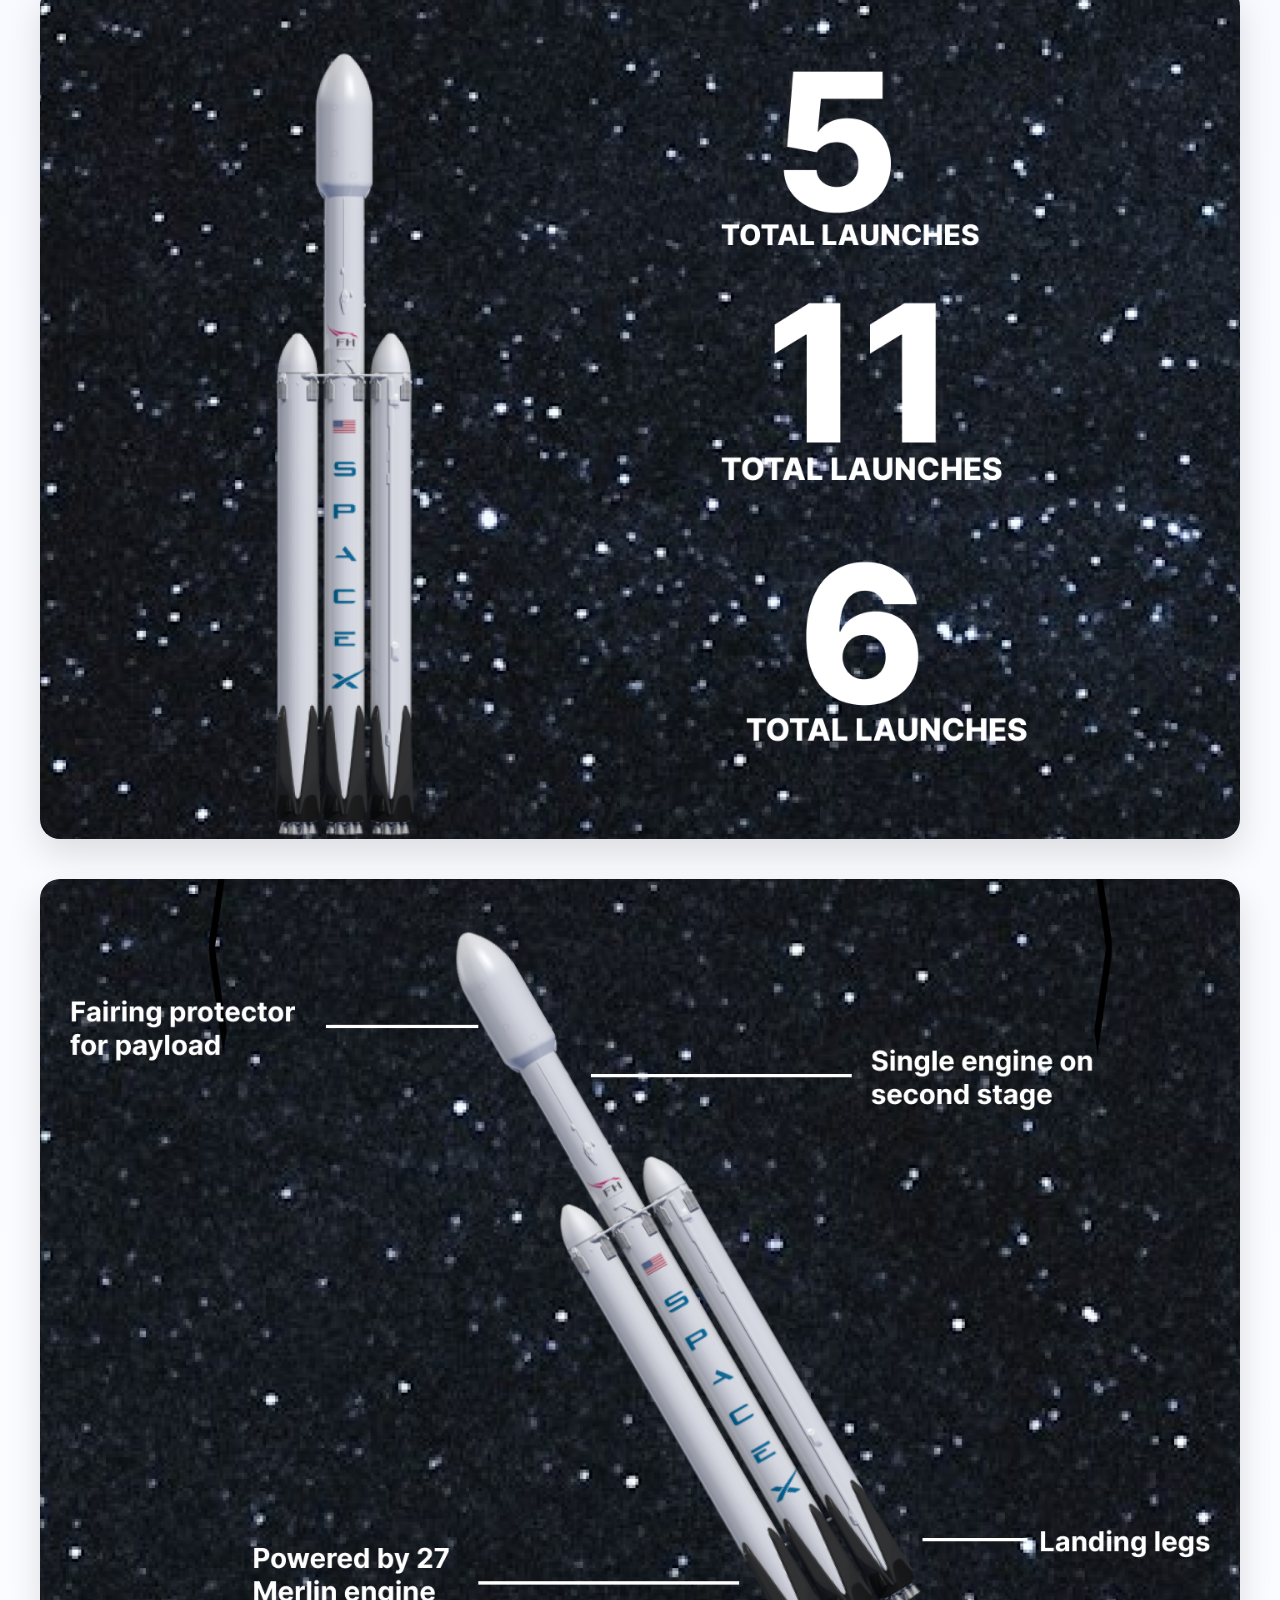
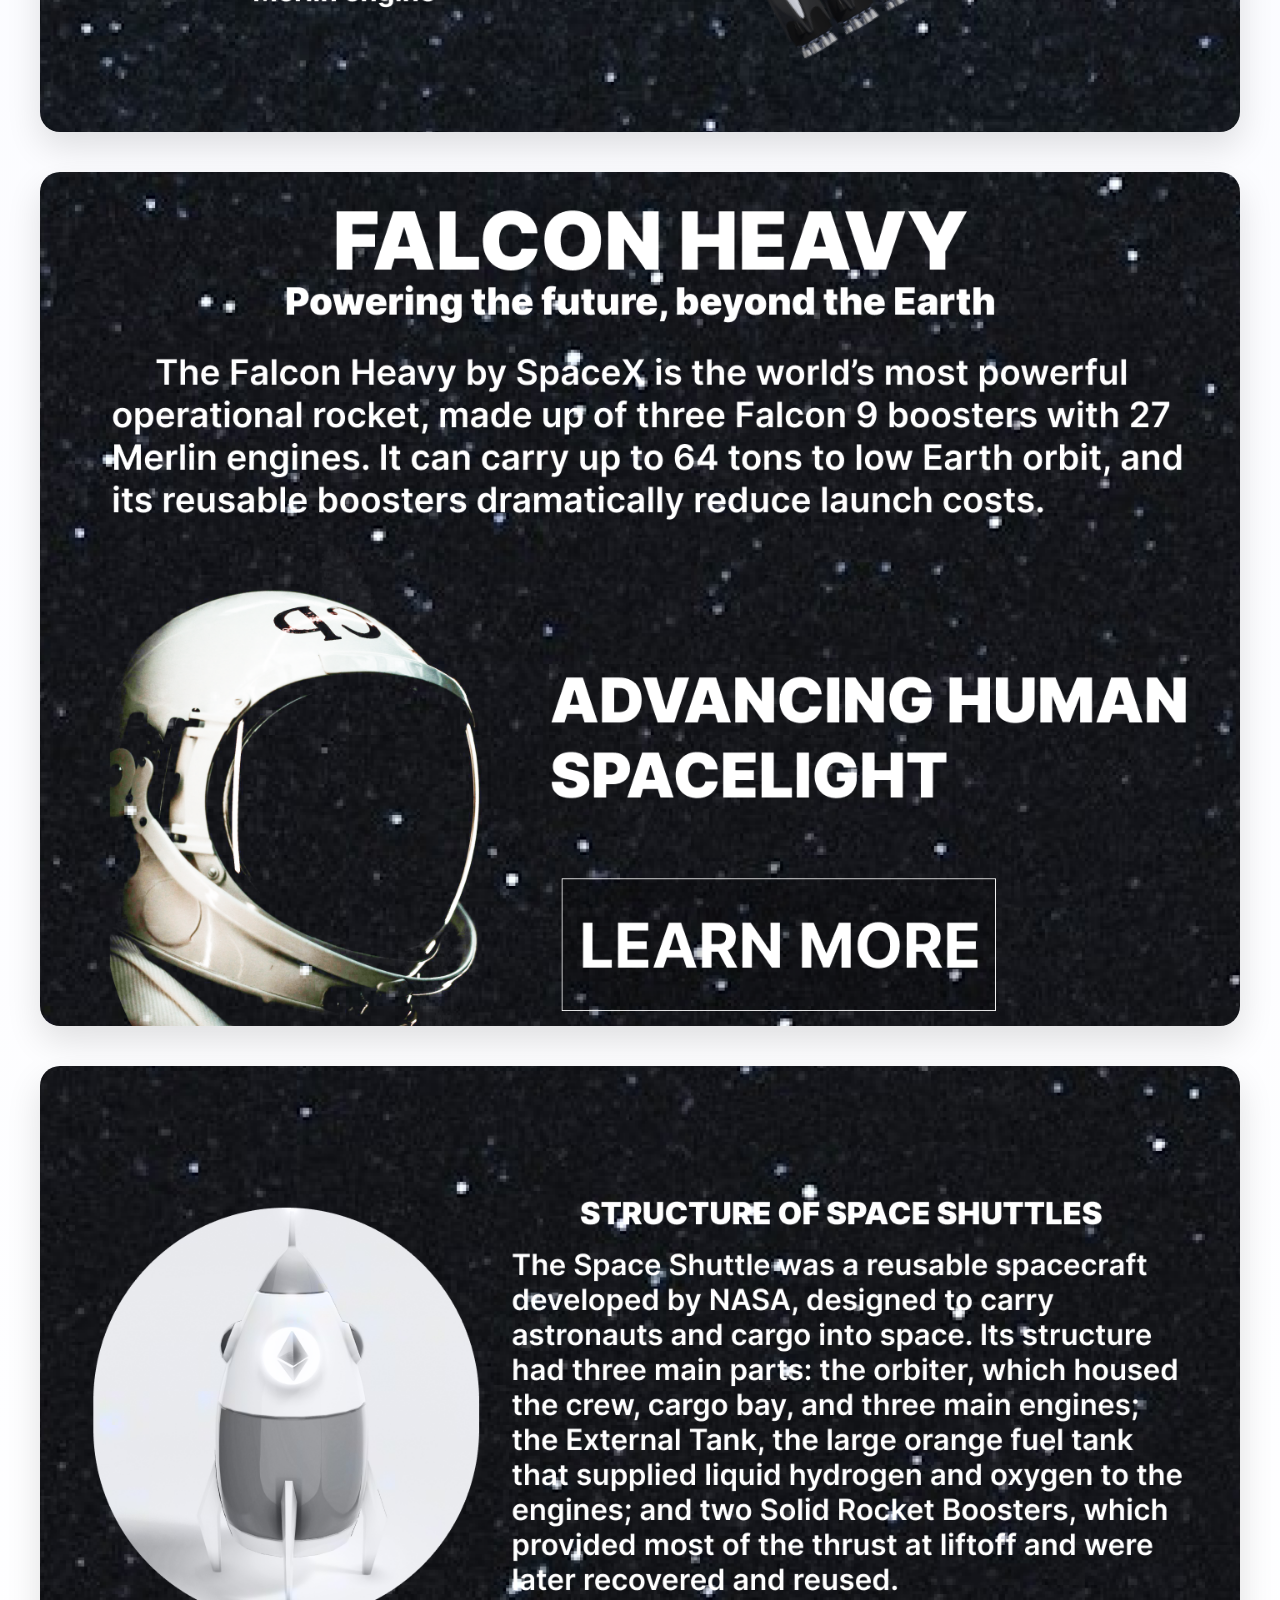
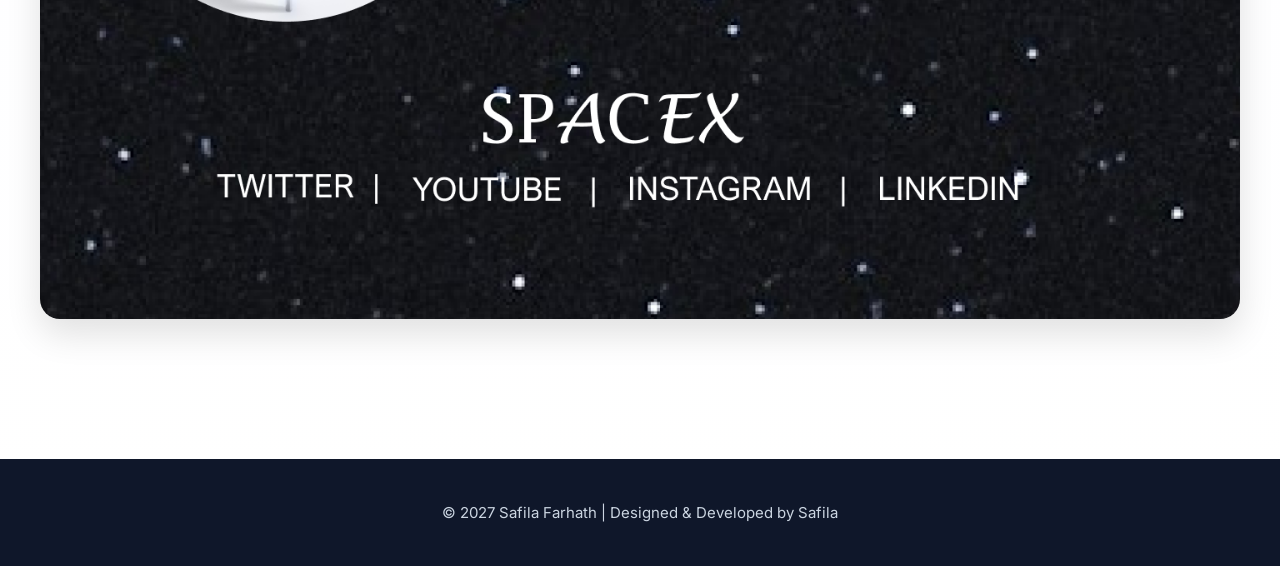
<file: spacex.html>
<!DOCTYPE html>
<html lang="en">

<head>

<meta charset="UTF-8">
<meta name="viewport" content="width=device-width, initial-scale=1.0">

<title>SpaceX Website Design | Safila Farhath</title>

<link rel="stylesheet" href="css/style.css">
<link rel="stylesheet" href="css/responsive.css">

<link rel="stylesheet"
href="https://cdnjs.cloudflare.com/ajax/libs/font-awesome/6.5.2/css/all.min.css">

</head>

<body>

<header class="navbar">

<div class="logo">
<a href="index.html">SF.</a>
</div>

<nav>

<ul class="nav-links">

<li><a href="index.html">Home</a></li>

<li><a href="projects.html">Projects</a></li>

<li><a href="index.html#contact">Contact</a></li>

</ul>

</nav>

<a href="projects.html" class="btn">Back</a>

</header>

<section class="design-header">

<h1>SpaceX Website Design</h1>

<p>
A futuristic website UI inspired by SpaceX featuring immersive visuals,
space exploration and modern interface design.
</p>

</section>


<section class="design-showcase">

<img src="assets/images/spacexcover.png" alt="Moon">

<img src="assets/images/earth.png" alt="Earth">

<img src="assets/images/venus.png" alt="Venus">

<img src="assets/images/neptune.png" alt="Neptune">

<img src="assets/images/two.png" alt="Two">

<img src="assets/images/three.png" alt="Three">

<img src="assets/images/four.png" alt="Four">

<img src="assets/images/five.png" alt="Five">

<img src="assets/images/six.png" alt="Six">

</section>

<footer>

<p>
© 2027 Safila Farhath | Designed & Developed by Safila
</p>

</footer>

</body>

</html>
</file>
<file: css/style.css>
/* =======================================
   GOOGLE FONTS
======================================= */

@import url('https://fonts.googleapis.com/css2?family=Inter:wght@300;400;500;600;700&family=Sora:wght@400;600;700&display=swap');

/* =======================================
   CSS VARIABLES
======================================= */

:root{
    --primary:#6C63FF;
    --primary-light:#8B7CFF;
    --background:#FAFAFC;
    --white:#ffffff;
    --text:#111827;
    --text-light:#6B7280;
    --border:#E5E7EB;
    --shadow:0 10px 30px rgba(0,0,0,.08);
    --radius:20px;
    --transition:.35s ease;
}

/* =======================================
   RESET
======================================= */

*{
    margin:0;
    padding:0;
    box-sizing:border-box;
}

html{
    scroll-behavior:smooth;
}

body{
    font-family:'Inter',sans-serif;
    color:var(--text);
    overflow-x:hidden;
    background:
        radial-gradient(circle at top left,#ebe8ff 0%,transparent 35%),
        radial-gradient(circle at top right,#e7f0ff 0%,transparent 35%),
        linear-gradient(180deg,#ffffff 0%,#f8f9ff 50%,#ffffff 100%);
}

img{
    width:100%;
    display:block;
}

a{
    text-decoration:none;
}

ul{
    list-style:none;
}

section{
    padding:100px 8%;
}

.container{
    max-width:1300px;
    margin:auto;
}

/* =======================================
   TYPOGRAPHY
======================================= */

h1,h2,h3{
    font-family:'Sora',sans-serif;
}

h1{
    font-size:64px;
    line-height:1.1;
    font-weight:700;
}

h2{
    font-size:42px;
    margin-bottom:20px;
}

p{
    color:var(--text-light);
    line-height:1.8;
}

/* =======================================
   BUTTONS
======================================= */

.primary-btn{
    display:inline-flex;
    align-items:center;
    justify-content:center;
    padding:15px 32px;
    border-radius:50px;
    background:var(--primary);
    color:#fff;
    font-weight:600;
    transition:var(--transition);
}

.primary-btn:hover{
    transform:translateY(-4px);
    box-shadow:0 15px 30px rgba(108,99,255,.35);
}

.secondary-btn{
    display:inline-flex;
    align-items:center;
    justify-content:center;
    padding:15px 32px;
    border:2px solid var(--primary);
    color:var(--primary);
    border-radius:50px;
    font-weight:600;
    transition:var(--transition);
}

.secondary-btn:hover{
    background:var(--primary);
    color:#fff;
}

/* =======================================
   NAVBAR
======================================= */

.navbar{
    position:fixed;
    top:20px;
    left:50%;
    transform:translateX(-50%);
    width:90%;
    max-width:1250px;
    display:flex;
    justify-content:space-between;
    align-items:center;
    padding:18px 35px;
    background:rgba(255,255,255,.75);
    backdrop-filter:blur(20px);
    border:1px solid rgba(255,255,255,.5);
    border-radius:20px;
    box-shadow:0 10px 30px rgba(0,0,0,.08);
    z-index:999;
}

.logo a{
    font-size:30px;
    font-weight:700;
    font-family:'Sora',sans-serif;
    color:var(--primary);
}

.nav-links{
    display:flex;
    align-items:center;
    gap:35px;
}

.nav-links a{
    color:var(--text);
    font-weight:500;
    transition:var(--transition);
}

.nav-links a:hover{
    color:var(--primary);
}

.btn{
    background:var(--primary);
    color:#fff;
    padding:14px 28px;
    border-radius:50px;
    font-weight:600;
    transition:var(--transition);
}

.btn:hover{
    transform:translateY(-3px);
    box-shadow:0 15px 25px rgba(108,99,255,.35);
}

/* =======================================
   HERO SECTION
======================================= */

.hero{
    min-height:100vh;
    display:flex;
    align-items:center;
    justify-content:space-between;
    gap:70px;
    padding:170px 8% 120px;
    position:relative;
}

.hero::before{
    content:"";
    position:absolute;
    width:350px;
    height:350px;
    background:#C4B5FD;
    border-radius:50%;
    filter:blur(120px);
    top:60px;
    left:-120px;
    opacity:.45;
    z-index:-1;
}

.hero::after{
    content:"";
    position:absolute;
    width:300px;
    height:300px;
    background:#BFDBFE;
    border-radius:50%;
    filter:blur(120px);
    right:-100px;
    bottom:0;
    opacity:.45;
    z-index:-1;
}

.hero-left{
    flex:1;
}

.tag{
    display:inline-block;
    background:#EEEAFE;
    color:var(--primary);
    padding:10px 18px;
    border-radius:50px;
    font-weight:600;
    margin-bottom:25px;
}

.hero h1{
    max-width:650px;
    margin-bottom:25px;
}

.hero-text{
    max-width:550px;
    font-size:18px;
    margin-bottom:40px;
}

.hero-buttons{
    display:flex;
    gap:20px;
    flex-wrap:wrap;
}

.hero-right{
    flex:1;
    display:flex;
    justify-content:center;
}

.profile-card{
    width:400px;
    padding:35px;
    background:rgba(255,255,255,.75);
    backdrop-filter:blur(25px);
    border:1px solid rgba(255,255,255,.5);
    border-radius:35px;
    box-shadow:0 20px 60px rgba(108,99,255,.15);
    transition:.4s ease;
    position: relative;
    z-index: 2;
}

.profile-card:hover{
    transform:translateY(-10px);
}

.profile-card img{
    width:240px;
    height:240px;
    object-fit:cover;
    border-radius:50%;
    margin:auto auto 25px;
    border:10px solid #fff;
    box-shadow:0 25px 60px rgba(108,99,255,.25);
}

.profile-card h3{
    font-size:28px;
    margin-bottom:10px;
}

.profile-card p{
    font-weight:500;
}

/* =======================================
   PREMIUM STATS
======================================= */

.stats{
    display:grid;
    grid-template-columns:repeat(4,1fr);
    gap:30px;
    max-width:1200px;
    margin:80px auto;
    padding:0 8%;
}

.stat-card{
    position:relative;
    overflow:hidden;
    padding:40px 25px;
    border-radius:24px;
    background:rgba(255,255,255,.8);
    backdrop-filter:blur(18px);
    border:1px solid rgba(255,255,255,.5);
    box-shadow:0 10px 30px rgba(0,0,0,.08);
    text-align:center;
    transition:.4s ease;
}

.stat-card::before{
    content:"";
    position:absolute;
    top:0;
    left:0;
    width:100%;
    height:5px;
    background:linear-gradient(90deg,#6C63FF,#8B7CFF);
}

.stat-card:hover{
    transform:translateY(-10px) scale(1.03);
    box-shadow:0 20px 45px rgba(108,99,255,.25);
}

.stat-card h2{
    font-size:48px;
    color:#6C63FF;
    margin-bottom:12px;
}

.stat-card h3{
    font-size:18px;
    color:#6B7280;
}

/* =======================================
   ABOUT SECTION
======================================= */

.about-card{
    max-width:900px;
    margin:40px auto 0;
    padding:40px;
    border-radius:30px;
    background:rgba(255,255,255,.8);
    backdrop-filter:blur(20px);
    box-shadow:0 20px 50px rgba(0,0,0,.08);
}

.about-content p{
    font-size:18px;
    line-height:1.9;
    margin-bottom:20px;
}

.about-tags{
    display:flex;
    flex-wrap:wrap;
    gap:15px;
    margin-top:30px;
}

.about-tags span{
    background:#F3F0FF;
    color:#6C63FF;
    padding:12px 20px;
    border-radius:50px;
    font-weight:600;
    transition:.3s;
}

.about-tags span:hover{
    background:#6C63FF;
    color:#fff;
}

/* =======================================
   PROJECTS
======================================= */

.projects{
    padding:100px 8%;
}

.projects h2{
    text-align:center;
    margin-bottom:60px;
}

.project-card{
    display:flex;
    align-items:center;
    gap:60px;
    padding:45px;
    border-radius:30px;
    background:rgba(255,255,255,.8);
    backdrop-filter:blur(20px);
    box-shadow:0 25px 60px rgba(0,0,0,.08);
    transition:.4s ease;
}

.project-card:hover{
    transform:translateY(-12px);
}

.project-image{
    flex:1;
}

.project-image img{
    width:100%;
    border-radius:20px;
    box-shadow:0 20px 45px rgba(108,99,255,.18);
}

.project-content{
    flex:1;
}

.project-content span{
    color:#6C63FF;
    font-weight:700;
    letter-spacing:.5px;
}

.project-content h3{
    font-size:42px;
    margin:15px 0;
}

.project-links{
    display:flex;
    gap:18px;
    margin-top:30px;
}

/* =======================================
   SKILLS
======================================= */

.skills{
    padding:100px 8%;
}

.skills h2{
    text-align:center;
    margin-bottom:60px;
}

.skills-subtitle{
    max-width:650px;
    margin:0 auto 50px;
    text-align:center;
    color:#6B7280;
    font-size:17px;
    line-height:1.7;
}

.skills-grid{
    display:grid;
    grid-template-columns:repeat(5,1fr);
    gap:25px;
}

.skill-card{
    background:rgba(255,255,255,.85);
    backdrop-filter:blur(15px);
    border-radius:24px;
    padding:35px 20px;
    text-align:center;
    border:1px solid rgba(255,255,255,.5);
    box-shadow:0 15px 35px rgba(0,0,0,.08);
    transition:.35s ease;
}

.skill-card:hover{
    transform:translateY(-10px);
    background:var(--primary);
    color:#fff;
    box-shadow:0 20px 45px rgba(108,99,255,.20);
}

.skill-card i{
    font-size:60px;
    color:#3f3a9a;
    margin-bottom:20px;
    transition:.3s;
}

.skill-card:hover i{
    color:#fff;
    transform:scale(1.15);
}

.skill-card h3{
    font-size:20px;
    margin-bottom:10px;
}

.skill-card p{
    color:#6B7280;
    font-size:14px;
}

.skill-card:hover p{
    color:#fff;
}

/* =======================================
   DESIGN PROCESS
======================================= */

.design-process{
    padding:120px 8%;
    text-align:center;
}

.design-process h2{
    font-size:46px;
    margin-bottom:15px;
}

.process-subtitle{
    max-width:700px;
    margin:0 auto 70px;
    color:#6B7280;
    line-height:1.8;
}

.timeline{
    display:flex;
    justify-content:center;
    align-items:flex-start;
    flex-wrap:nowrap;
}

.timeline-item{
    width:200px;
    text-align:center;
}

.circle{
    width:80px;
    height:80px;
    margin:auto;
    border-radius:50%;
    background:#fff;
    border:2px solid #D6D3FF;
    color:#6C63FF;
    display:flex;
    align-items:center;
    justify-content:center;
    font-size:32px;
    box-shadow:0 10px 25px rgba(0,0,0,.08);
    transition:.35s;
}

.timeline-item:hover .circle{
    background:linear-gradient(135deg,#6C63FF,#4F46E5);
    color:#fff;
    transform:translateY(-8px) scale(1.08);
}

.timeline-item h3{
    margin:20px 0 10px;
    font-size:24px;
}

.timeline-item:hover h3{
    color:#6C63FF;
}

.timeline-item p{
    color:#6B7280;
    line-height:1.7;
}

.line{
    width:80px;
    height:4px;
    background:#D1D5DB;
    margin-top:38px;
    border-radius:10px;
}

@media(max-width:992px){

.timeline{
    flex-direction:column;
    align-items:center;
}

.line{
    width:4px;
    height:60px;
    margin:15px 0;
}

.timeline-item{
    width:320px;
}

}

/* =======================================
   MY JOURNEY
======================================= */

.journey{
    padding:120px 8%;
}

.journey h2{
    text-align:center;
    font-size:48px;
    margin-bottom:15px;
}

.journey-subtitle{
    text-align:center;
    max-width:700px;
    margin:0 auto 70px;
    color:#6B7280;
}

.journey-timeline{
    position:relative;
    max-width:1000px;
    margin:auto;
}

.journey-timeline::before{
    content:"";
    position:absolute;
    left:50%;
    width:4px;
    height:100%;
    background:#6C63FF;
    transform:translateX(-50%);
}

.journey-item{
    width:50%;
    padding:20px 40px;
    position:relative;
}

.journey-item.left{
    left:0;
    text-align:right;
}

.journey-item.right{
    left:50%;
}

.journey-content{
    background:#fff;
    padding:25px;
    border-radius:20px;
    box-shadow:0 15px 35px rgba(108,99,255,.12);
    transition:.3s;
}

.journey-content:hover{
    transform:translateY(-8px);
    box-shadow:0 20px 45px rgba(108,99,255,.25);
}

.journey-content span{
    color:#6C63FF;
    font-weight:700;
}

.journey-content h3{
    margin:10px 0;
    font-size:24px;
}

.journey-content p{
    line-height:1.8;
}

.journey-item::after{
    content:"";
    position:absolute;
    width:18px;
    height:18px;
    background:#6C63FF;
    border-radius:50%;
    border:4px solid #fff;
    top:35px;
}

.journey-item.left::after{
    right:-9px;
}

.journey-item.right::after{
    left:-9px;
}

@media(max-width:768px){

.journey-timeline::before{
    left:20px;
}

.journey-item{
    width:100%;
    left:0!important;
    padding-left:60px;
    padding-right:0;
    text-align:left;
}

.journey-item::after{
    left:11px!important;
}

}

/* =======================================
   CONTACT SECTION
======================================= */

.contact{
    padding:100px 8%;
}

.contact-card{
    max-width:900px;
    margin:auto;
    text-align:center;
    padding:60px 40px;
    border-radius:30px;
    background:rgba(255,255,255,.85);
    backdrop-filter:blur(20px);
    box-shadow:0 20px 50px rgba(0,0,0,.08);
}

.contact-card h2{
    font-size:42px;
    margin-bottom:20px;
}

.contact-card p{
    max-width:650px;
    margin:0 auto 35px;
    line-height:1.8;
}

.contact-buttons{
    display:flex;
    justify-content:center;
    align-items: center;
    gap:20px;
    flex-wrap:wrap;
    margin-top: 30px;
}

.contact-icon{
    width:60px;
    height:60px;
    display:flex;
    align-items:center;
    justify-content:center;
    border-radius:50%;
    background:#fff;
    border:2px solid #6C63FF;
    color:#6C63FF;
    font-size:24px;
    transition:.3s ease;
}

.contact-icon:hover{
    background:#6C63FF;
    color:#fff;
    transform:translateY(-5px);
}

/* =======================================
   FOOTER
======================================= */

footer{
    background:#0f172a;
    text-align:center;
    padding:40px 20px;
}

.social-links{
    display:flex;
    justify-content:center;
    gap:25px;
    margin-bottom:20px;
}

.social-links a{
    width:50px;
    height:50px;
    display:flex;
    align-items:center;
    justify-content:center;
    border-radius:50%;
    background:#1e293b;
    color:#fff;
    font-size:22px;
    transition:.3s ease;
}

.social-links a:hover{
    background:#4F46E5;
    transform:translateY(-5px);
}

footer p{
    color:#CBD5E1;
    font-size:15px;
}

/* =======================================
   BACKGROUND BLOBS
======================================= */

body::before,
body::after{
    content:"";
    position:fixed;
    width:350px;
    height:350px;
    border-radius:50%;
    filter:blur(120px);
    z-index:-1;
}

body::before{
    background:#B9A8FF;
    top:-120px;
    left:-120px;
}

body::after{
    background:#CFE1FF;
    bottom:-120px;
    right:-120px;
}

/* =======================================
   FLOATING BADGES
======================================= */

.profile-wrapper{
    position:relative;
    display:inline-block;
    overflow: visible;
}

.badge{
    position:absolute;
    z-index:1 ;
    background:#fff;
    padding:10px 18px;
    border-radius:50px;
    font-size:14px;
    font-weight:600;
    min-width:120px;
    text-align:center;
    box-shadow:0 10px 25px rgba(0,0,0,.12);
    animation:float 3s ease-in-out infinite;
}

.badge1{top:30px;left:-100px;}
.badge2{top:70px;right:-120px;}
.badge3{bottom:80px;left:-110px;}
.badge4{bottom:180px;right:-110px;}
.badge5{bottom:30px;right:-120px;}

@keyframes float{
    0%,100%{transform:translateY(0);}
    50%{transform:translateY(-12px);}
}

/* =======================================
   SCROLL REVEAL
======================================= */

.reveal{
    opacity:0;
    transform:translateY(60px);
    transition:all .8s ease;
}

.reveal.active{
    opacity:1;
    transform:translateY(0);
}

/* =======================================
   BACK TO TOP
======================================= */

#topBtn{
    position:fixed;
    bottom:30px;
    right:30px;
    width:55px;
    height:55px;
    border:none;
    border-radius:50%;
    background:#6C63FF;
    color:#fff;
    font-size:22px;
    cursor:pointer;
    display:none;
    z-index:999;
    box-shadow:0 15px 35px rgba(108,99,255,.35);
    transition:.3s ease;
}

#topBtn:hover{
    background:#4F46E5;
    transform:translateY(-5px);
}

/* =======================================
   ACTIVE NAVBAR
======================================= */

.nav-links a{
    position:relative;
}

.nav-links a.active{
    color:#6C63FF;
    font-weight:700;
}

.nav-links a.active::after{
    content:"";
    position:absolute;
    left:0;
    bottom:-8px;
    width:100%;
    height:3px;
    border-radius:10px;
    background:#6C63FF;
}

/* =======================================
   CERTIFICATES
======================================= */

.certificates{
    padding:150px 8% 100px;
    text-align:center;
}

.certificates h2{
    font-size:48px;
    margin-bottom:15px;
}

.certificate-subtitle{
    max-width:650px;
    margin:0 auto 60px;
    color:#6B7280;
}

.certificate-grid{
    display:grid;
    grid-template-columns:repeat(auto-fit,minmax(300px,1fr));
    gap:30px;
}

.certificate-card{
    background:rgba(255,255,255,.88);
    backdrop-filter:blur(20px);
    border-radius:25px;
    padding:40px 30px;
    text-align:center;
    box-shadow:0 15px 35px rgba(0,0,0,.08);
    transition:.35s ease;
}

.certificate-card:hover{
    transform:translateY(-10px);
    box-shadow:0 25px 50px rgba(108,99,255,.20);
}

.certificate-card i{
    font-size:60px;
    color:#6C63FF;
    margin-bottom:20px;
}

/* =======================================
   INTERNSHIP
======================================= */

.internship-card{
    max-width:850px;
    margin:auto;
    padding:55px;
    text-align:center;
    background:rgba(255,255,255,.88);
    backdrop-filter:blur(20px);
    border-radius:30px;
    box-shadow:0 20px 50px rgba(0,0,0,.08);
    transition:.35s;
}

.internship-card:hover{
    transform:translateY(-10px);
}

.company-name{
    color:#6C63FF;
    font-size:22px;
    font-weight:700;
}

.duration{
    display:inline-block;
    margin:20px 0;
    padding:12px 25px;
    background:#F3F0FF;
    color:#6C63FF;
    border-radius:50px;
}

/* =======================================
   EDUCATION
======================================= */

.education-section{
    padding:150px 8% 100px;
}

.education-card{
    max-width:850px;
    margin:auto;
    padding:55px;
    text-align:center;
    border-radius:30px;
    background:rgba(255,255,255,.88);
    backdrop-filter:blur(20px);
    box-shadow:0 20px 50px rgba(0,0,0,.08);
}

.education-year{
    display:inline-block;
    margin:20px 0;
    padding:12px 25px;
    border-radius:50px;
    background:#F3F0FF;
    color:#6C63FF;
}

/* =======================================
   PROJECT PAGE
======================================= */

.projects-page{
    padding:150px 8% 100px;
}

.projects-page h1{
    text-align:center;
    font-size:64px;
    font-weight: 400;
    margin-bottom:35px;
}

.projects-subtitle{
    max-width:720px;
    margin:0 auto 80px;
    padding:0 20px;
    text-align:center;
    color:#1F2937;
    font-size: 20px;
    line-height:1.9;
    font-weight: 500;
}

.category-title{
    text-align:center;
    font-size:36px;
    margin:80px 0 50px;
    color:#111827;
}

.project-grid{
    display:grid;
    grid-template-columns:repeat(3,1fr);
    gap:30px;
    margin-bottom:80px;
}

.project-box{
    display:flex;
    flex-direction:column;
    background:#fff;
    border-radius:25px;
    overflow:hidden;
    box-shadow:0 15px 35px rgba(0,0,0,.08);
    transition:.35s ease;
    height:100%;
}

.project-box:hover{
    transform:translateY(-10px);
    box-shadow:0 20px 45px rgba(108,99,255,.20);
}

.project-box img{
    width:100%;
    height:220px;
    object-fit:contain;
    object-position: center;
    padding: 20px;
    background: #fff;
    display: block;
    margin: auto;
}

.project-content{
    padding:25px;
    display:flex;
    flex-direction:column;
    flex:1;
}

.project-content h3{
    font-size:24px;
    margin-bottom:15px;
}

.project-content p{
    line-height:1.7;
    color:#6B7280;
    margin-bottom:18px;
    flex:1;
}

.project-content span{
    display:inline-block;
    padding:10px 18px;
    border-radius:30px;
    background:#F3F0FF;
    color:#6C63FF;
    font-size:14px;
    font-weight:600;
    margin-bottom:22px;
}

.project-links{
    display:flex;
    gap:15px;
    flex-wrap:wrap;
    margin-top:auto;
}

.project-links .primary-btn,
.project-links .secondary-btn{
    padding:12px 22px;
    font-size:15px;
}

/* ================= Responsive ================= */

@media(max-width:992px){

.project-grid{
    grid-template-columns:repeat(2,1fr);
}

}

@media(max-width:768px){

.projects-page h2{
    font-size:38px;
}

.category-title{
    font-size:30px;
}

.project-grid{
    grid-template-columns:repeat(2,1fr);
    gap:20px;
}

.project-box img{
    height:160px;
}

.project-content{
    padding:18px;
}

.project-content h3{
    font-size:18px;
}

.project-content p{
    font-size:13px;
}

.project-content span{
    font-size:12px;
}

.project-links .primary-btn,
.project-links .secondary-btn{
    width:100%;
    justify-content:center;
    font-size:13px;
    padding:10px;
}

}

@media(max-width:480px){

.project-grid{
    grid-template-columns:1fr;
}

.projects-page h2{
    font-size:32px;
}

.category-title{
    font-size:26px;
}

}

/* =======================================
   FOOD UI PAGE
======================================= */

.food-ui-page{
    padding:150px 8% 100px;
    text-align:center;
}

.food-ui-grid{
    display:grid;
    grid-template-columns:repeat(auto-fit,minmax(280px,1fr));
    gap:30px;
}

.food-ui-card{
    background:#fff;
    border-radius:25px;
    overflow:hidden;
    box-shadow:0 15px 35px rgba(0,0,0,.08);
    transition:.35s;
}

.food-ui-card:hover{
    transform:translateY(-10px);
}

.food-ui-card img{
    width:100%;
    height:580px;
    object-fit:cover;
}

/* =======================================
   SHOWCASE
======================================= */

.design-header{
    padding:150px 8% 70px;
    text-align:center;
}

.design-showcase{
    max-width:1400px;
    margin:auto;
    padding:0 40px 100px;
}

.design-showcase img{
    width:100%;
    margin-bottom:40px;
    border-radius:20px;
    box-shadow:0 15px 35px rgba(0,0,0,.12);
    transition:.3s;
}

.design-showcase img:hover{
    transform:translateY(-6px);
}

/* =======================================
   RESPONSIVE
======================================= */

@media(max-width:992px){

.hero,
.project-card{
    flex-direction:column;
    text-align:center;
}

.stats{
    grid-template-columns:repeat(2,1fr);
}

.skills-grid{
    grid-template-columns:repeat(2,1fr);
}

.project-grid{
    grid-template-columns:1fr;
}

}

@media(max-width:768px){

h1{
    font-size:42px;
}

h2{
    font-size:32px;
}

.nav-links{
    display:none;
}

.stats{
    grid-template-columns:1fr;
}

.skills-grid{
    grid-template-columns:1fr;
}

.profile-card{
    width:100%;
}

section{
    padding:80px 6%;
}

}

@media(max-width:480px){

.hero-buttons,
.contact-buttons{
    flex-direction:column;
}

.primary-btn,
.secondary-btn,
.btn{
    width:100%;
    justify-content:center;
}

}
/* ================= PROJECT BUTTONS ================= */

.project-links{
    display:flex;
    gap:15px;
    margin:25px;
    flex-wrap:wrap;
}

.project-btn{
    display:inline-flex;
    align-items:center;
    justify-content:center;
    padding:14px 28px;
    background:#6C63FF;
    color:#fff;
    border-radius:50px;
    font-weight:600;
    transition:.3s ease;
}

.project-btn:hover{
    background:#4F46E5;
    transform:translateY(-3px);
    box-shadow:0 10px 25px rgba(108,99,255,.25);
}

.project-links .secondary-btn{
    padding:14px 28px;
}

/* ================= MOBILE PROJECT FIX ================= */

@media (max-width:768px){

    .project-grid{
        grid-template-columns:1fr;
        gap:25px;
    }

    .project-box{
        display:block;
        padding:25px;
    }

    .project-box img{
        width:100%;
        height:220px;
        object-fit:contain;
        border-radius:15px;
        margin-bottom:20px;
    }

    .project-content{
        padding:0;
    }

    .project-content h3{
        font-size:32px;
        margin-bottom:15px;
    }

    .project-content p{
        font-size:18px;
        line-height:1.8;
        margin-bottom:15px;
    }

    .project-content span{
        display:block;
        text-align:center;
        margin-bottom:20px;
    }

    .project-links{
        display:flex;
        flex-direction:column;
        gap:15px;
        margin:0;
    }

    .project-links .primary-btn,
    .project-links .secondary-btn,
    .project-btn{
        width:100%;
    }


    /* Contact icons center */

    .contact-buttons{
        justify-content:center;
        gap:20px;
    }

}

/* ============================
   HIDE HAMBURGER ON DESKTOP
============================ */

.menu-toggle{
    display: none;
    font-size: 28px;
    cursor: pointer;
}

/* ================= MOBILE BADGE FIX ================= */

.profile-card{
    overflow:visible;
}

.badge{
    display:block;
    position:absolute;
    z-index:9999;
}

@media(max-width:768px){

    .profile-wrapper{
        overflow:visible;
        position: relative;
    }

    .badge{
        font-size:11px;
        min-width:85px;
        padding:8px 12px;
    }

    .badge1{
        top:170px;
        left:-20px;
    }

    .badge2{
        top:60px;
        right:-15px;
    }

    .badge3{
        bottom:80px;
        left:-15px;
    }

    .badge4{
        bottom:140px;
        right:-15px;
    }

    .badge5{
        bottom:20px;
        right:-15px;
    }
}
</file>
<file: css/responsive.css>
/* =======================================
   RESPONSIVE DESIGN
======================================= */


/* ================= TABLET ================= */

@media(max-width:1024px){

    section{
        padding:80px 6%;
    }


    h1{
        font-size:48px;
    }


    h2{
        font-size:36px;
    }



    /* HERO */

    .hero{
        flex-direction:column;
        text-align:center;
        gap:50px;
    }


    .hero-left,
    .hero-right{
        width:100%;
    }


    .hero-text{
        margin:auto;
    }


    .hero-buttons{
        justify-content:center;
    }



    /* PROFILE */

    .profile-card{
        width:350px;
    }



    /* STATS */

    .stats{
        grid-template-columns:repeat(2,1fr);
    }



    /* PROJECT */

    .project-card{
        flex-direction:column;
    }


    .project-image,
    .project-content{
        width:100%;
    }



    /* SKILLS */

    .skills-grid{
        grid-template-columns:repeat(3,1fr);
    }



    /* TIMELINE */

    .timeline{
        flex-wrap:wrap;
    }



}



/* ================= MOBILE ================= */


@media(max-width:768px){


body{
    overflow-x:hidden;
}



section{
    padding:70px 5%;
}



h1{
    font-size:36px;
}


h2{
    font-size:30px;
}


p{
    font-size:15px;
}



/* ================= NAVBAR ================= */


.navbar{

    width:90%;
    top:15px;

    padding:15px 20px;

    flex-direction:row;

}



.logo a{

    font-size:26px;

}



/* hamburger */

.menu-toggle{

    display:block;

    font-size:24px;

    cursor:pointer;

}



/* hide desktop button */

.navbar .btn{

    display:none;

}



/* mobile menu */


.nav-links{

    display:none;

    position:absolute;

    top:75px;

    left:0;

    width:100%;

    padding:25px;

    background:white;

    border-radius:20px;

    flex-direction:column;

    gap:20px;

    box-shadow:0 15px 40px rgba(0,0,0,.15);

}



.nav-links.active{

    display:flex;

}





/* ================= HERO ================= */


.hero{

    min-height:auto;

    padding-top:130px;

    flex-direction:column-reverse;

    text-align:center;

    gap:40px;

}



.hero-left,
.hero-right{

    width:100%;

}



.hero h1{

    max-width:100%;

}



.hero-text{

    font-size:16px;

}



.hero-buttons{

    flex-direction:column;

    align-items:center;

}



.hero-buttons a{

    width:220px;

}



.profile-wrapper{

    transform:scale(.9);

}



.profile-card{

    width:100%;

    max-width:320px;

    padding:25px;

}



.profile-card img{

    width:170px;

    height:170px;

}



.badge{

    display:none;

}





/* ================= STATS ================= */


.stats{

    grid-template-columns:1fr;

    padding:0 5%;

    margin:50px auto;

}



.stat-card{

    padding:30px;

}



.stat-card h2{

    font-size:40px;

}





/* ================= ABOUT ================= */


.about-card{

    padding:25px;

}



.about-content p{

    font-size:16px;

}



.about-tags{

    justify-content:center;

}



.about-tags span{

    font-size:14px;

}





/* ================= PROJECT ================= */


.project-card{

    padding:25px;

    gap:30px;

}



.project-content h3{

    font-size:32px;

}



.project-links{

    flex-direction:column;

}



.project-btn,
.secondary-btn{

    width:100%;

}





/* ================= SKILLS ================= */


.skills-grid{

    grid-template-columns:1fr;

}



.skill-card{

    padding:30px;

}



.skill-card i{

    font-size:50px;

}





/* ================= DESIGN PROCESS ================= */


.timeline{

    flex-direction:column;

    gap:25px;

}



.timeline-item{

    width:100%;

}



.line{

    display:none;

}





/* ================= JOURNEY ================= */


.journey-timeline::before{

    left:20px;

}



.journey-item{

    width:100%;

    left:0!important;

    padding-left:60px;

    padding-right:0;

    text-align:left!important;

}



.journey-item::after{

    left:11px!important;

}





/* ================= CONTACT ================= */


.contact-card{

    padding:40px 25px;

}



.contact-card h2{

    font-size:28px;

}



.contact-buttons{

    gap:15px;

}





/* ================= FOOTER ================= */


footer{

    padding:30px 15px;

}


.social-links{

    gap:15px;

}


}



/* ================= SMALL MOBILE ================= */


@media(max-width:480px){


h1{

    font-size:30px;

}


h2{

    font-size:26px;

}



.hero-text{

    font-size:15px;

}



.profile-card{

    max-width:280px;

}



.profile-card img{

    width:150px;

    height:150px;

}



.primary-btn,
.secondary-btn{

    width:100%;

}



.contact-icon{

    width:50px;

    height:50px;

}



}
</file>
<file: css/animations.css>
/* =======================================
   ANIMATIONS
======================================= */

@keyframes fadeUp{

    from{

        opacity:0;

        transform:translateY(40px);

    }

    to{

        opacity:1;

        transform:translateY(0);

    }

}

.hero,
.stats,
.about,
.projects,
.skills,
.contact{

    animation:fadeUp .8s ease;

}
/* Scroll Animation */

.hidden{

    opacity:0;

    transform:translateY(40px);

    transition:all .8s ease;

}

.show{

    opacity:1;

    transform:translateY(0);

}

/* Active Navigation */

.nav-links a.active{

    color:var(--primary);

}
</file>
<file: css/case-study.css>
/* ==============================
   FOODLOOP CASE STUDY
================================ */

*{
    margin:0;
    padding:0;
    box-sizing:border-box;
}

body{
    font-family:'Inter', sans-serif;
    background:#ffffff;
    color:#111;
}


.case-section{

    width:100%;
    margin:0;
    padding: 0;
}


.case-section h2{

    font-size:32px;
    margin-bottom:30px;
    font-family:'Sora', sans-serif;

}


.case-section img{

    width:100%;
    height:auto;
    display:block;

}

.prototype-btn{

    display:inline-block;
    margin-top:20px;
    padding:14px 30px;
    background:#1f7a4d;
    color:white;
    text-decoration:none;
    border-radius:30px;
    font-weight:600;

}
</file>
